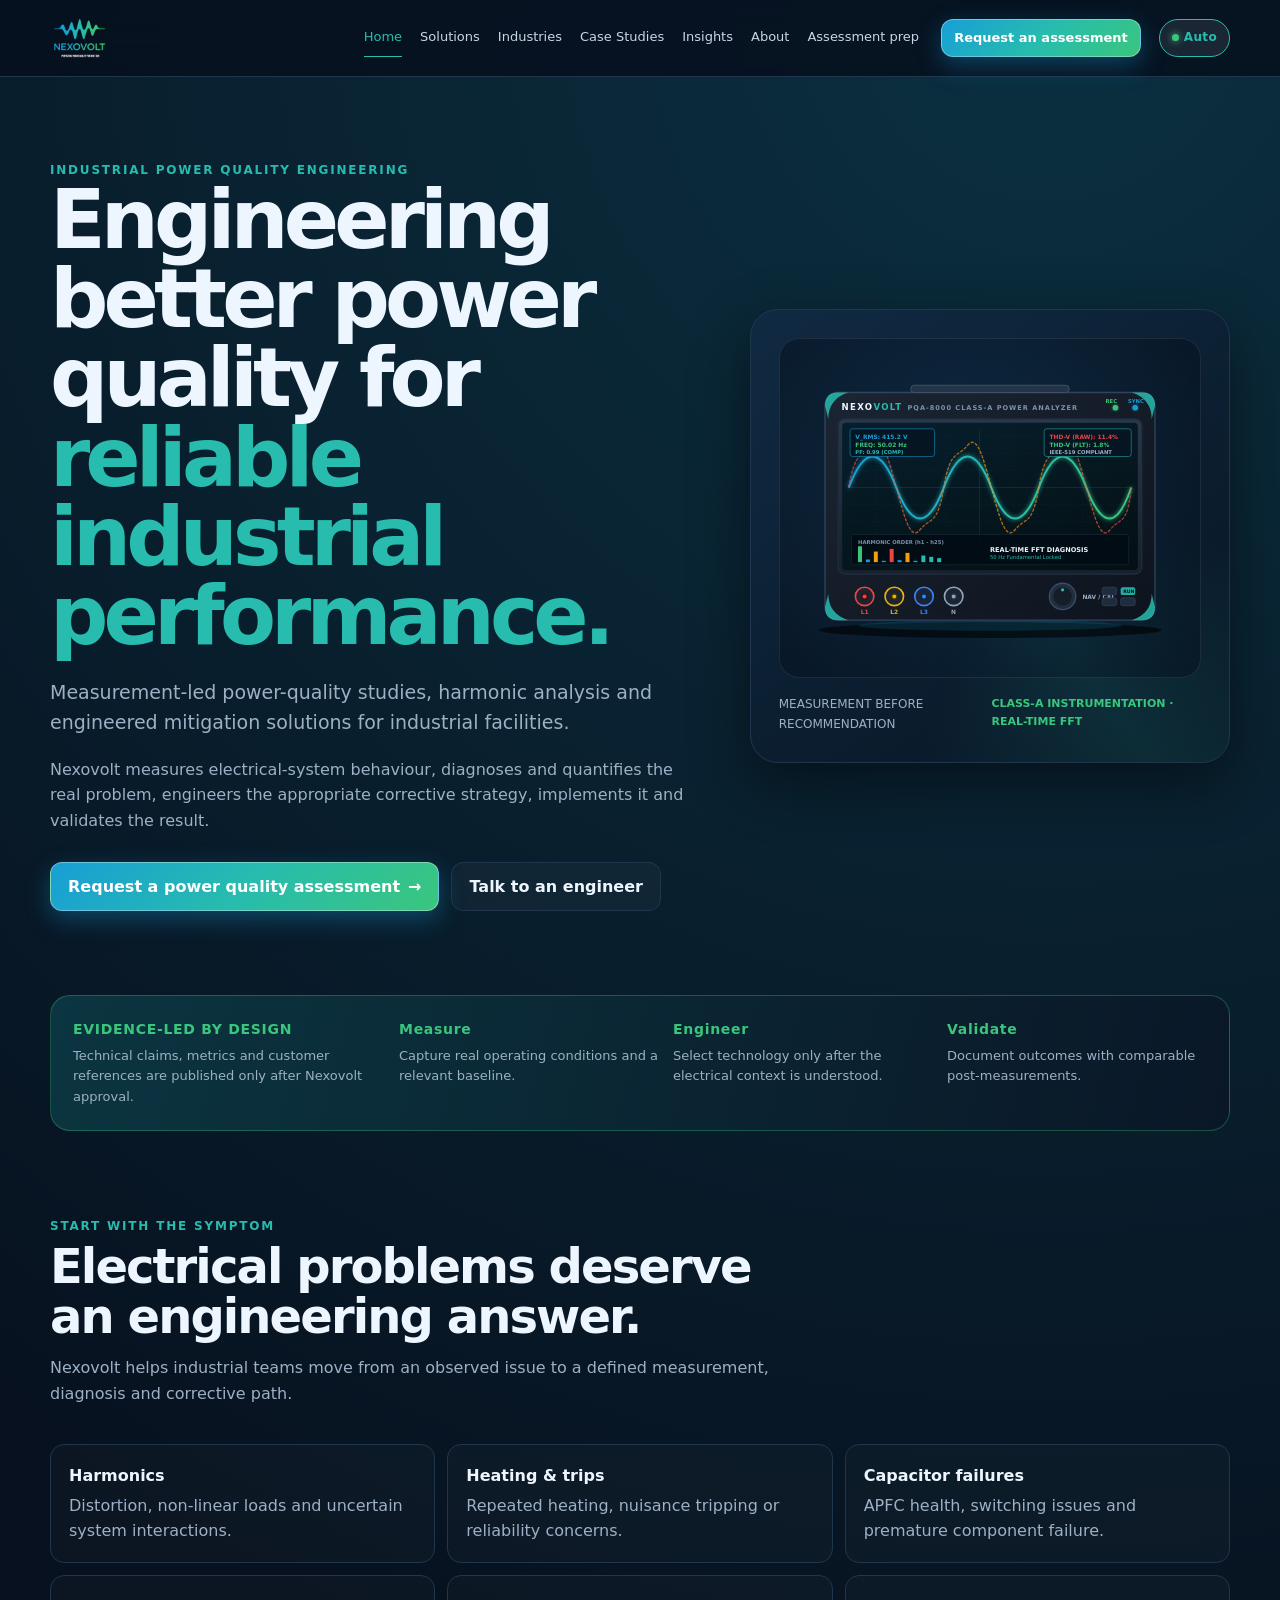
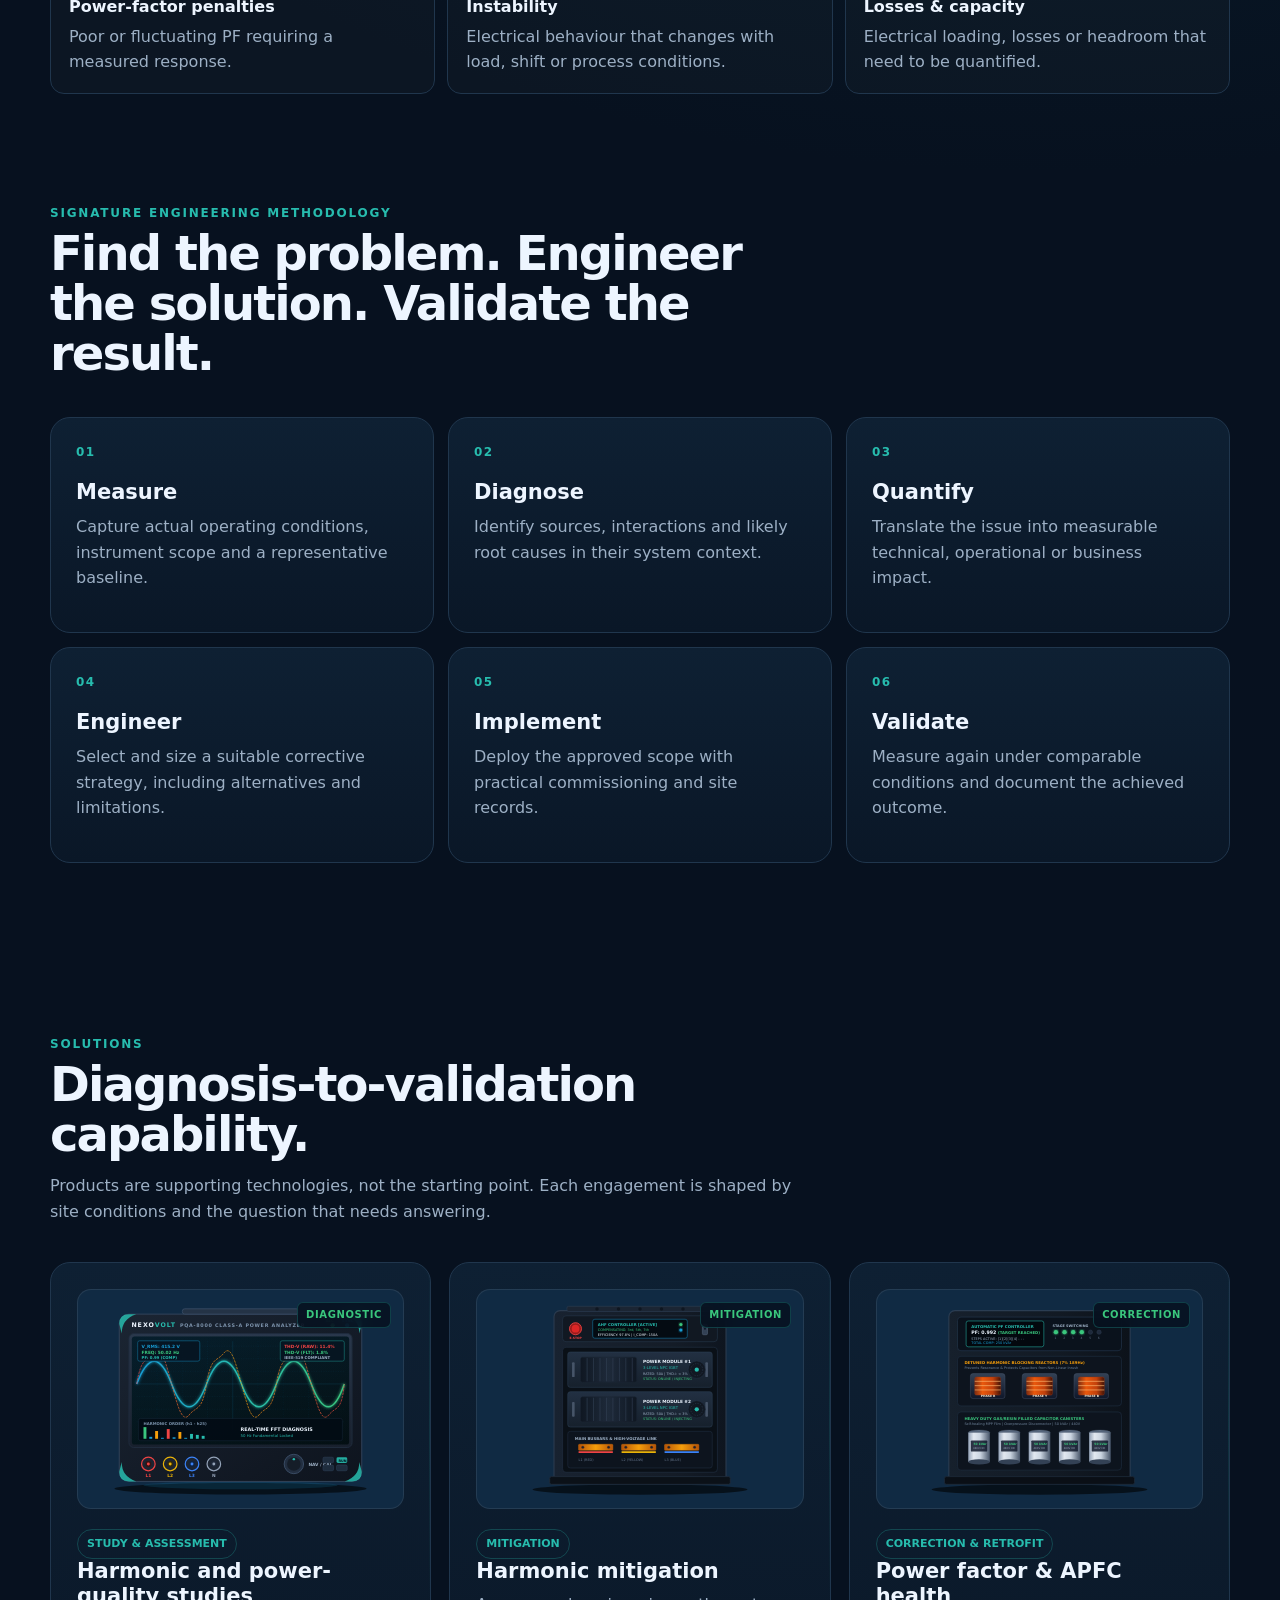
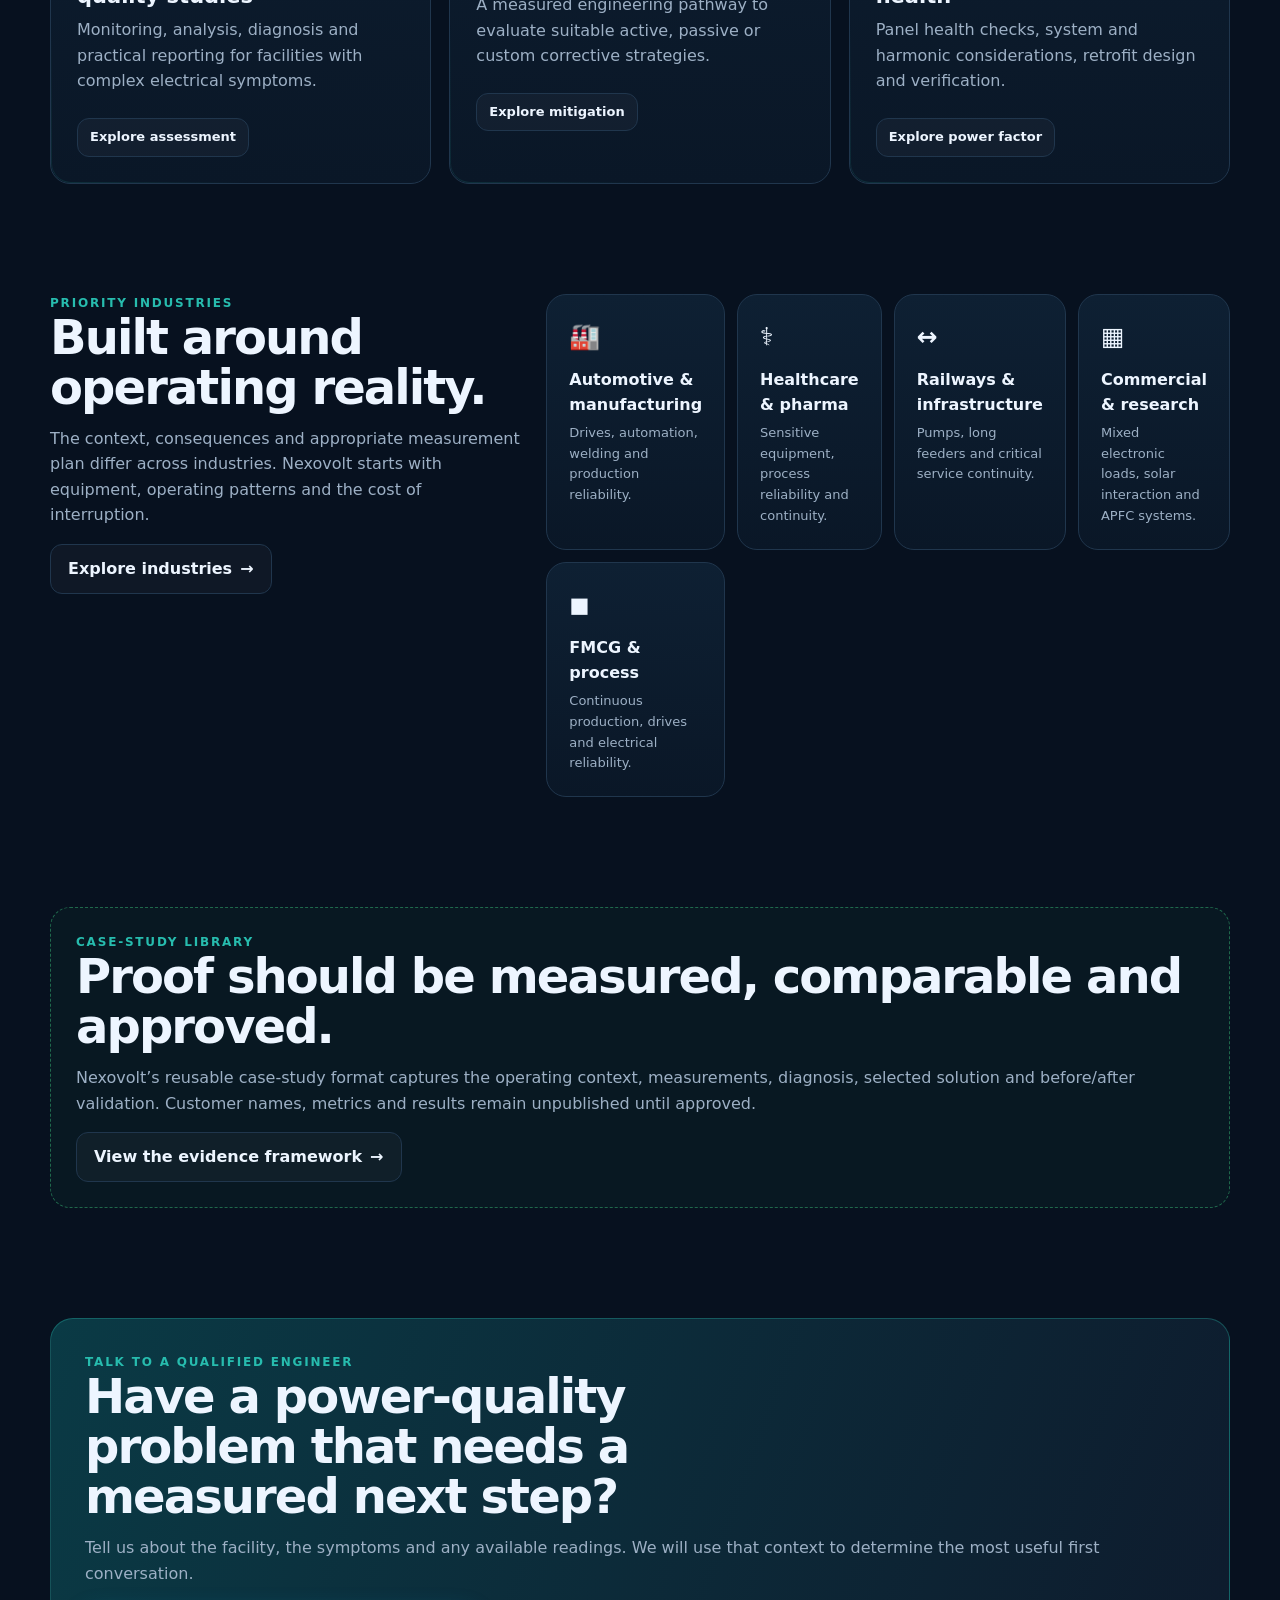
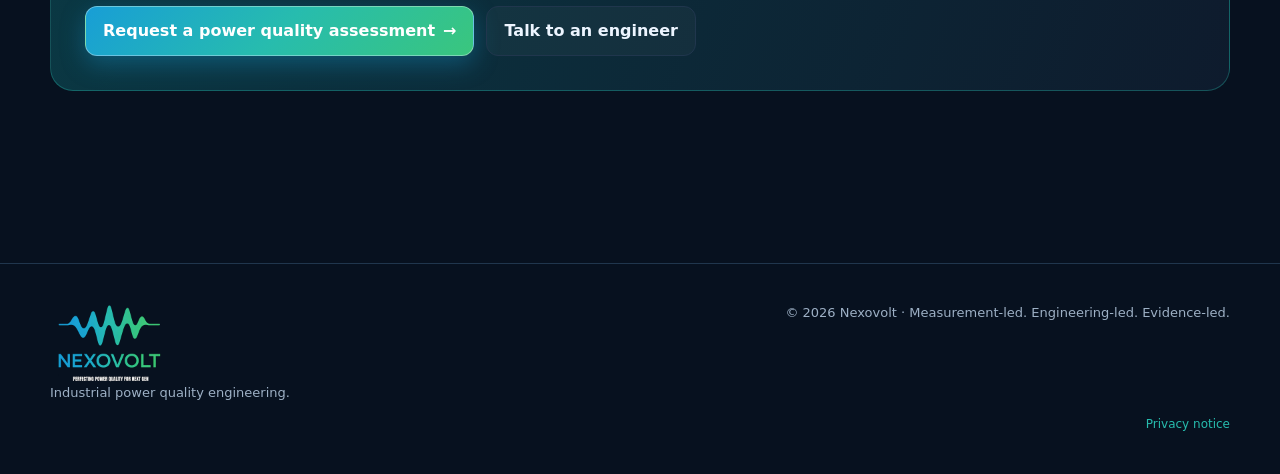
<file: index.html>
<!doctype html>
<html lang="en">
<head>
  <meta charset="utf-8">
  <meta name="viewport" content="width=device-width, initial-scale=1">
  <meta name="description" content="Nexovolt is an industrial power-quality engineering company for measurement-led assessment, diagnosis, mitigation and validation.">
  <title>Nexovolt | Industrial Power Quality Engineering</title>
  <link rel="icon" type="image/png" href="assets/favicon.png" sizes="64x64"><link rel="canonical" href="./">
  <meta property="og:title" content="Nexovolt | Industrial Power Quality Engineering">
  <meta property="og:description" content="Nexovolt is an industrial power-quality engineering company for measurement-led assessment, diagnosis, mitigation and validation.">
  <meta property="og:type" content="website">
  <link rel="stylesheet" href="nexovolt.css">
  <script src="nexovolt-theme-init.js"></script>
  <script src="nexovolt.js" defer></script>

</head>
<body data-page="home">
  <a class="skip-link" href="#main">Skip to content</a>
  <header class="site-header">
    <nav class="wrap nav" aria-label="Main navigation">
      <a class="logo" href="index.html" aria-label="Nexovolt home">
        <img src="assets/nexovolt-logo.png" alt="Nexovolt logo" class="logo-image" width="60" height="40" decoding="async" fetchpriority="high" onerror="this.style.display='none'; this.nextElementSibling.style.display='inline'">
        <span class="logo-text">NEXO<b>VOLT</b></span>
      </a>
      <button class="nav-toggle" type="button" aria-label="Open menu" aria-expanded="false" aria-controls="site-links">☰</button>
      <div class="site-links" id="site-links">
        <a data-nav="home" href="index.html">Home</a>
        <a data-nav="solutions" href="services.html">Solutions</a>
        <a data-nav="industries" href="industries.html">Industries</a>
        <a data-nav="case-studies" href="case-studies.html">Case Studies</a>
        <a data-nav="insights" href="resources.html">Insights</a>
        <a data-nav="about" href="about.html">About</a><a data-nav="tools" href="tools.html">Assessment prep</a>
        <a class="button small" data-nav="contact" href="contact.html">Request an assessment</a>
        <div class="theme-controls">
          <button class="theme-mode-btn" type="button" aria-label="Theme mode setting" title="Theme mode setting">
            <span class="theme-mode-label">Auto</span>
          </button>
          <button class="theme-toggle" type="button" aria-label="Toggle dark/light theme" title="Toggle dark/light theme"></button>
        </div>
      </div>
    </nav>
  </header>

  <main id="main">
    <section class="wrap home-hero reveal">
      <div>
        <div class="eyebrow">INDUSTRIAL POWER QUALITY ENGINEERING</div>
        <h1>Engineering better power quality for <span>reliable industrial performance.</span></h1>
        <p class="lead">Measurement-led power-quality studies, harmonic analysis and engineered mitigation solutions for industrial facilities.</p>
        <p class="muted">Nexovolt measures electrical-system behaviour, diagnoses and quantifies the real problem, engineers the appropriate corrective strategy, implements it and validates the result.</p>
        <div class="ctas">
          <a class="button" href="contact.html">Request a power quality assessment <span aria-hidden="true">→</span></a>
          <a class="button secondary" href="contact.html">Talk to an engineer</a>
        </div>
      </div>
      <div class="hero-card" role="region" aria-label="Nexovolt Class-A Power Quality Analyzer diagnostic instrumentation">
        <div class="hero-media-wrapper">
          <img src="assets/images/power-quality-analyzer.svg" alt="Nexovolt PQA-8000 Class-A Power Quality Analyzer displaying real-time harmonic waveforms and FFT spectrum" width="500" height="340" loading="eager" decoding="async">
        </div>
        <div class="signal-key"><span>MEASUREMENT BEFORE RECOMMENDATION</span><b>CLASS-A INSTRUMENTATION · REAL-TIME FFT</b></div>
      </div>
    </section>

    <section class="wrap reveal" aria-label="Evidence-first commitment">
      <div class="evidence-strip">
        <div><strong>EVIDENCE-LED BY DESIGN</strong><span>Technical claims, metrics and customer references are published only after Nexovolt approval.</span></div>
        <div><strong>Measure</strong><span>Capture real operating conditions and a relevant baseline.</span></div>
        <div><strong>Engineer</strong><span>Select technology only after the electrical context is understood.</span></div>
        <div><strong>Validate</strong><span>Document outcomes with comparable post-measurements.</span></div>
      </div>
    </section>

    <section class="wrap section reveal">
      <div class="section-head">
        <div class="eyebrow">START WITH THE SYMPTOM</div>
        <h2>Electrical problems deserve an engineering answer.</h2>
        <p class="muted">Nexovolt helps industrial teams move from an observed issue to a defined measurement, diagnosis and corrective path.</p>
      </div>
      <div class="problem-grid">
        <div class="problem"><b>Harmonics</b>Distortion, non-linear loads and uncertain system interactions.</div>
        <div class="problem"><b>Heating &amp; trips</b>Repeated heating, nuisance tripping or reliability concerns.</div>
        <div class="problem"><b>Capacitor failures</b>APFC health, switching issues and premature component failure.</div>
        <div class="problem"><b>Power-factor penalties</b>Poor or fluctuating PF requiring a measured response.</div>
        <div class="problem"><b>Instability</b>Electrical behaviour that changes with load, shift or process conditions.</div>
        <div class="problem"><b>Losses &amp; capacity</b>Electrical loading, losses or headroom that need to be quantified.</div>
      </div>
    </section>

    <section class="wrap section tight reveal">
      <div class="section-head">
        <div class="eyebrow">SIGNATURE ENGINEERING METHODOLOGY</div>
        <h2>Find the problem. Engineer the solution. Validate the result.</h2>
      </div>
      <div class="method-grid">
        <article class="method-card"><h3>Measure</h3><p class="muted">Capture actual operating conditions, instrument scope and a representative baseline.</p></article>
        <article class="method-card"><h3>Diagnose</h3><p class="muted">Identify sources, interactions and likely root causes in their system context.</p></article>
        <article class="method-card"><h3>Quantify</h3><p class="muted">Translate the issue into measurable technical, operational or business impact.</p></article>
        <article class="method-card"><h3>Engineer</h3><p class="muted">Select and size a suitable corrective strategy, including alternatives and limitations.</p></article>
        <article class="method-card"><h3>Implement</h3><p class="muted">Deploy the approved scope with practical commissioning and site records.</p></article>
        <article class="method-card"><h3>Validate</h3><p class="muted">Measure again under comparable conditions and document the achieved outcome.</p></article>
      </div>
    </section>

    <section class="wrap section reveal">
      <div class="section-head">
        <div class="eyebrow">SOLUTIONS</div>
        <h2>Diagnosis-to-validation capability.</h2>
        <p class="muted">Products are supporting technologies, not the starting point. Each engagement is shaped by site conditions and the question that needs answering.</p>
      </div>
      <div class="card-grid">
        <article class="card">
          <div class="hardware-card-media">
            <span class="hardware-badge">Diagnostic</span>
            <img src="assets/images/power-quality-analyzer.svg" alt="Harmonic and Power Quality Analyzer monitoring site waveforms" width="400" height="220" loading="lazy" decoding="async">
          </div>
          <span class="tag">STUDY &amp; ASSESSMENT</span>
          <h3>Harmonic and power-quality studies</h3>
          <p class="muted">Monitoring, analysis, diagnosis and practical reporting for facilities with complex electrical symptoms.</p>
          <a class="button secondary small" href="services.html#assessment">Explore assessment</a>
        </article>
        <article class="card">
          <div class="hardware-card-media">
            <span class="hardware-badge">Mitigation</span>
            <img src="assets/images/active-harmonic-filter.svg" alt="Active Harmonic Filter modular industrial enclosure" width="400" height="220" loading="lazy" decoding="async">
          </div>
          <span class="tag">MITIGATION</span>
          <h3>Harmonic mitigation</h3>
          <p class="muted">A measured engineering pathway to evaluate suitable active, passive or custom corrective strategies.</p>
          <a class="button secondary small" href="services.html#mitigation">Explore mitigation</a>
        </article>
        <article class="card">
          <div class="hardware-card-media">
            <span class="hardware-badge">Correction</span>
            <img src="assets/images/apfc-capacitor-panel.svg" alt="APFC Capacitor Panel with detuned blocking reactor" width="400" height="220" loading="lazy" decoding="async">
          </div>
          <span class="tag">CORRECTION &amp; RETROFIT</span>
          <h3>Power factor &amp; APFC health</h3>
          <p class="muted">Panel health checks, system and harmonic considerations, retrofit design and verification.</p>
          <a class="button secondary small" href="services.html#power-factor">Explore power factor</a>
        </article>
      </div>
    </section>

    <section class="wrap section tight reveal">
      <div class="split">
        <div>
          <div class="eyebrow">PRIORITY INDUSTRIES</div>
          <h2>Built around operating reality.</h2>
          <p class="muted">The context, consequences and appropriate measurement plan differ across industries. Nexovolt starts with equipment, operating patterns and the cost of interruption.</p>
          <a class="button secondary" href="industries.html">Explore industries <span aria-hidden="true">→</span></a>
        </div>
        <div class="industry-grid">
          <div class="industry"><span aria-hidden="true">🏭</span>Automotive &amp; manufacturing<small>Drives, automation, welding and production reliability.</small></div>
          <div class="industry"><span aria-hidden="true">⚕</span>Healthcare &amp; pharma<small>Sensitive equipment, process reliability and continuity.</small></div>
          <div class="industry"><span aria-hidden="true">↔</span>Railways &amp; infrastructure<small>Pumps, long feeders and critical service continuity.</small></div>
          <div class="industry"><span aria-hidden="true">▦</span>Commercial &amp; research<small>Mixed electronic loads, solar interaction and APFC systems.</small></div>
          <div class="industry"><span aria-hidden="true">◼</span>FMCG &amp; process<small>Continuous production, drives and electrical reliability.</small></div>
        </div>
      </div>
    </section>

    <section class="wrap section tight reveal">
      <div class="case-status">
        <div class="eyebrow">CASE-STUDY LIBRARY</div>
        <h2>Proof should be measured, comparable and approved.</h2>
        <p class="muted">Nexovolt’s reusable case-study format captures the operating context, measurements, diagnosis, selected solution and before/after validation. Customer names, metrics and results remain unpublished until approved.</p>
        <a class="button secondary" href="case-studies.html">View the evidence framework <span aria-hidden="true">→</span></a>
      </div>
    </section>

    <section class="wrap section tight reveal">
      <div class="cta-band">
        <div class="eyebrow">TALK TO A QUALIFIED ENGINEER</div>
        <h2>Have a power-quality problem that needs a measured next step?</h2>
        <p class="muted">Tell us about the facility, the symptoms and any available readings. We will use that context to determine the most useful first conversation.</p>
        <div class="ctas"><a class="button" href="contact.html">Request a power quality assessment <span aria-hidden="true">→</span></a><a class="button secondary" href="contact.html">Talk to an engineer</a></div>
      </div>
    </section>
  </main>

  <footer>
    <div class="wrap footer-inner">
      <div>
        <div class="footer-logo">
          <img src="assets/nexovolt-logo.png" alt="Nexovolt logo" class="footer-logo-image" width="120" height="80" loading="lazy" decoding="async" onerror="this.style.display='none'; this.nextElementSibling.style.display='inline'">
          <span class="footer-logo-text">NEXO<b>VOLT</b></span>
        </div>
        Industrial power quality engineering.
      </div>
      <div>© <span data-year></span> Nexovolt · Measurement-led. Engineering-led. Evidence-led.</div>
    </div>
  <div class="wrap privacy-link"><a href="privacy.html">Privacy notice</a></div></footer>
</body>
</html>
</file>
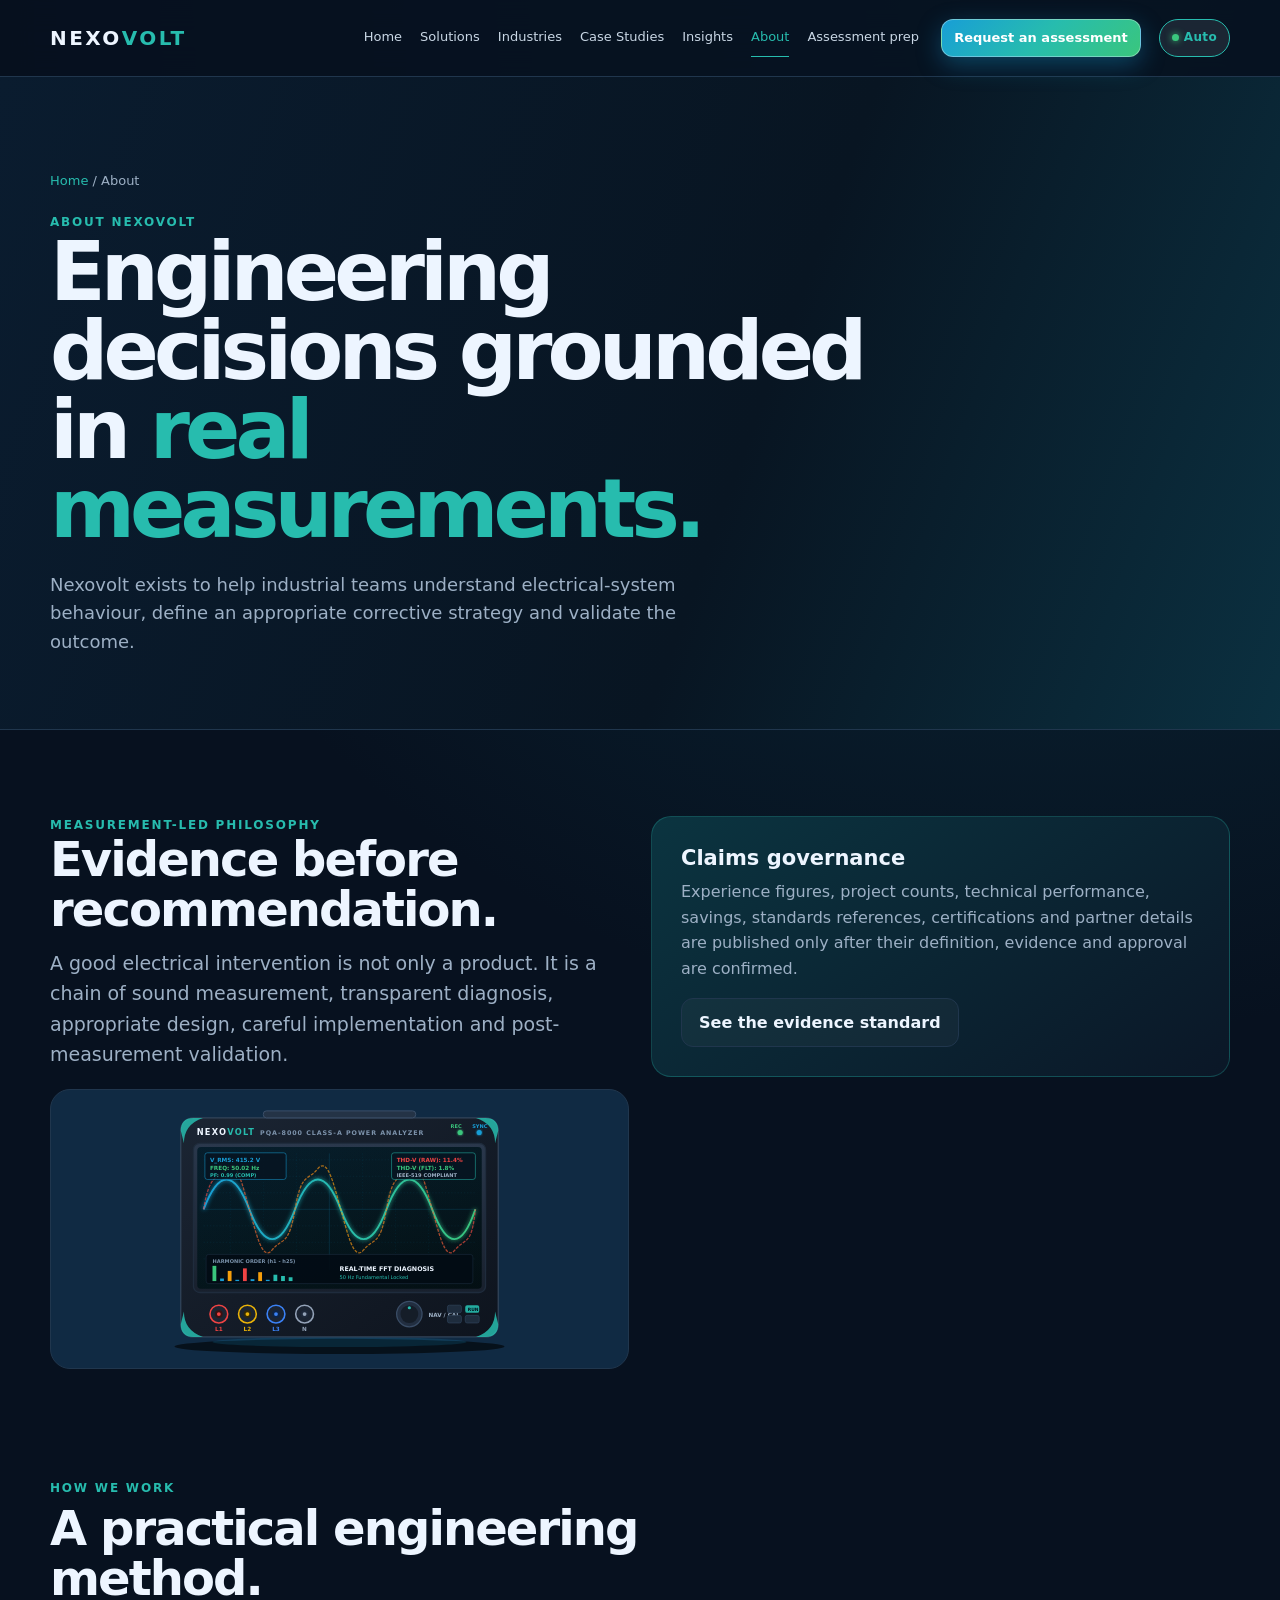
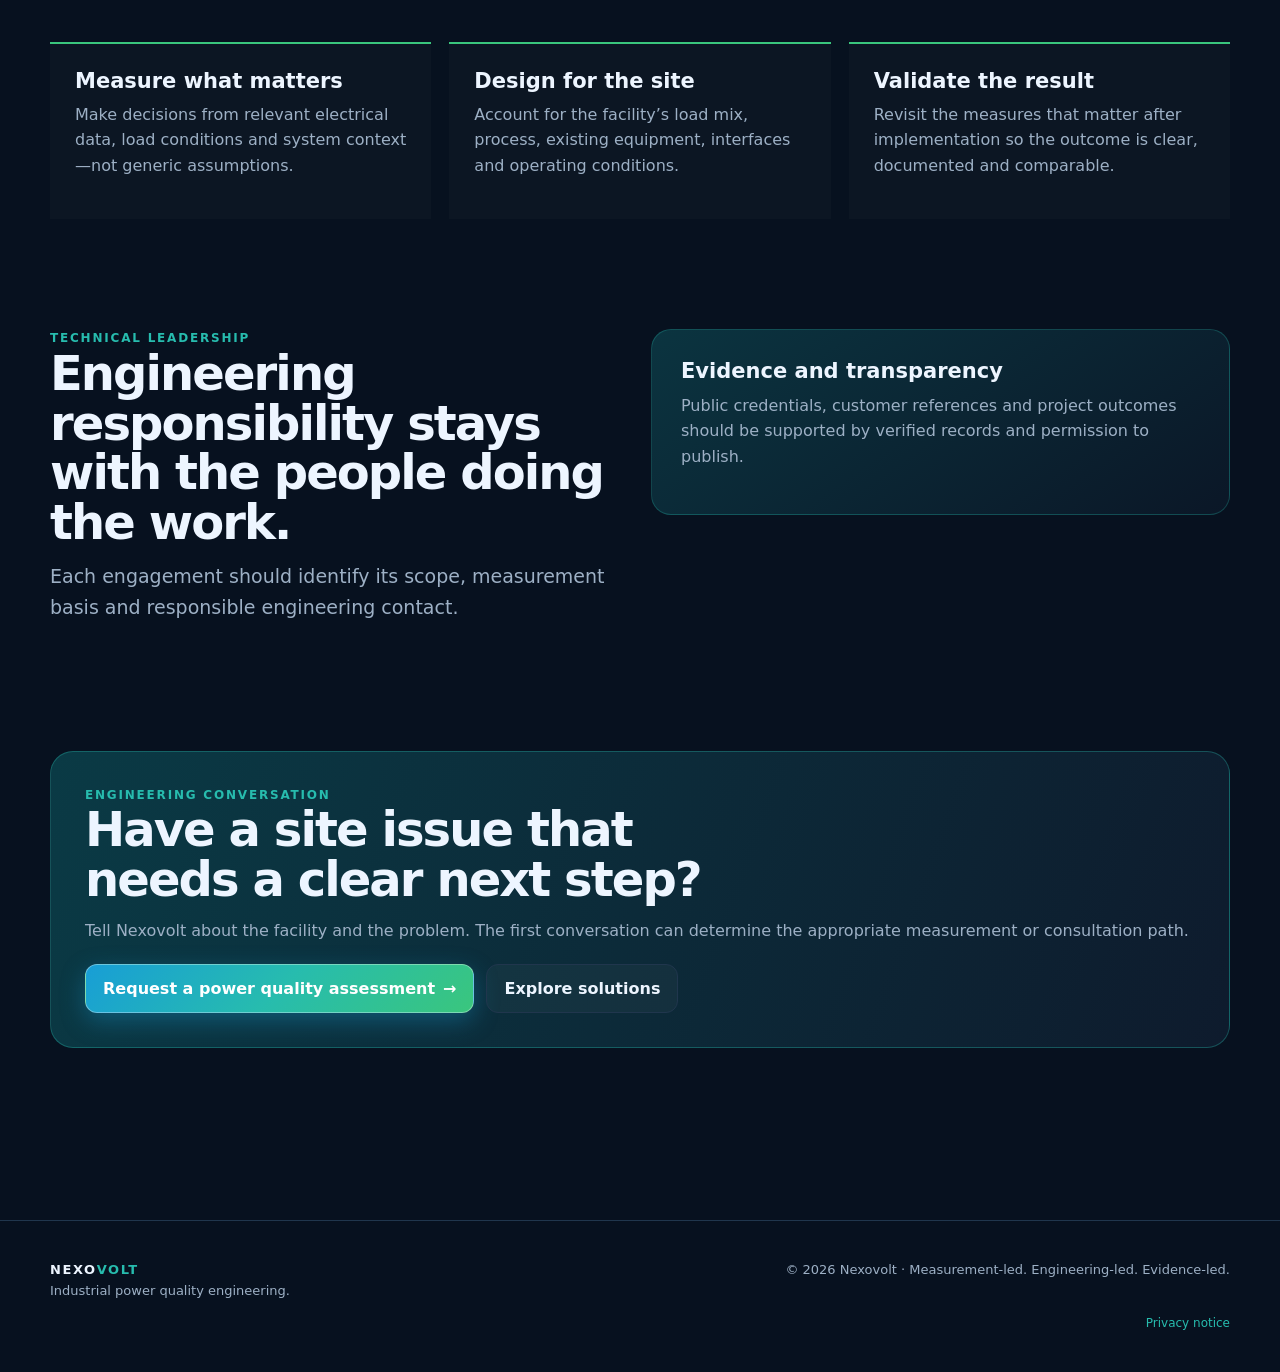
<file: about.html>
<!doctype html>
<html lang="en">
<head>
  <meta charset="utf-8">
  <meta name="viewport" content="width=device-width, initial-scale=1">
  <meta name="description" content="About Nexovolt, its measurement-led industrial power-quality engineering philosophy and technical leadership.">
  <title>About Nexovolt | Industrial Power Quality Engineering</title>
  <link rel="icon" type="image/png" href="assets/favicon.png" sizes="64x64"><link rel="canonical" href="about.html">
  <meta property="og:title" content="About Nexovolt | Industrial Power Quality Engineering">
  <meta property="og:description" content="About Nexovolt, its measurement-led industrial power-quality engineering philosophy and technical leadership.">
  <meta property="og:type" content="website">
  <link rel="stylesheet" href="nexovolt.css">
  <script src="nexovolt-theme-init.js"></script>

  <script src="nexovolt.js" defer></script>
</head>
<body data-page="about">
  <a class="skip-link" href="#main">Skip to content</a>
  <header class="site-header"><nav class="wrap nav" aria-label="Main navigation">
    <a class="logo" href="index.html" aria-label="Nexovolt home">NEXO<b>VOLT</b></a><button class="nav-toggle" type="button" aria-label="Open menu" aria-expanded="false" aria-controls="site-links">☰</button>
    <div class="site-links" id="site-links"><a data-nav="home" href="index.html">Home</a><a data-nav="solutions" href="services.html">Solutions</a><a data-nav="industries" href="industries.html">Industries</a><a data-nav="case-studies" href="case-studies.html">Case Studies</a><a data-nav="insights" href="resources.html">Insights</a><a data-nav="about" href="about.html">About</a><a data-nav="tools" href="tools.html">Assessment prep</a><a class="button small" data-nav="contact" href="contact.html">Request an assessment</a><div class="theme-controls">
          <button class="theme-mode-btn" type="button" aria-label="Theme mode setting" title="Theme mode setting">
            <span class="theme-mode-label">Auto</span>
          </button>
          <button class="theme-toggle" type="button" aria-label="Toggle dark/light theme" title="Toggle dark/light theme"></button>
        </div></div>
  </nav></header>
  <main id="main">
    <section class="page-hero"><div class="wrap reveal"><div class="breadcrumb"><a href="index.html">Home</a> / About</div><div class="eyebrow">ABOUT NEXOVOLT</div><h1>Engineering decisions grounded in <span>real measurements.</span></h1><p>Nexovolt exists to help industrial teams understand electrical-system behaviour, define an appropriate corrective strategy and validate the outcome.</p></div></section>
    <section class="wrap section reveal">
      <div class="split">
        <div>
          <div class="eyebrow">MEASUREMENT-LED PHILOSOPHY</div>
          <h2>Evidence before recommendation.</h2>
          <p class="lead">A good electrical intervention is not only a product. It is a chain of sound measurement, transparent diagnosis, appropriate design, careful implementation and post-measurement validation.</p>
          <div class="split-media-wrapper">
            <img src="assets/images/power-quality-analyzer.svg" alt="Nexovolt measurement-first diagnostic analyzer" width="450" height="260" loading="lazy" decoding="async">
          </div>
        </div>
        <div class="callout">
          <h3>Claims governance</h3>
          <p class="muted">Experience figures, project counts, technical performance, savings, standards references, certifications and partner details are published only after their definition, evidence and approval are confirmed.</p>
          <a class="button secondary" href="case-studies.html">See the evidence standard</a>
        </div>
      </div>
    </section>
    <section class="wrap section tight reveal"><div class="section-head"><div class="eyebrow">HOW WE WORK</div><h2>A practical engineering method.</h2></div><div class="principles"><article class="principle"><h3>Measure what matters</h3><p class="muted">Make decisions from relevant electrical data, load conditions and system context—not generic assumptions.</p></article><article class="principle"><h3>Design for the site</h3><p class="muted">Account for the facility’s load mix, process, existing equipment, interfaces and operating conditions.</p></article><article class="principle"><h3>Validate the result</h3><p class="muted">Revisit the measures that matter after implementation so the outcome is clear, documented and comparable.</p></article></div></section>
    <section class="wrap section tight reveal"><div class="split"><div><div class="eyebrow">TECHNICAL LEADERSHIP</div><h2>Engineering responsibility stays with the people doing the work.</h2><p class="lead">Each engagement should identify its scope, measurement basis and responsible engineering contact.</p></div><div class="callout"><h3>Evidence and transparency</h3><p class="muted">Public credentials, customer references and project outcomes should be supported by verified records and permission to publish.</p></div></div></section>
    <section class="wrap section tight reveal"><div class="cta-band"><div class="eyebrow">ENGINEERING CONVERSATION</div><h2>Have a site issue that needs a clear next step?</h2><p class="muted">Tell Nexovolt about the facility and the problem. The first conversation can determine the appropriate measurement or consultation path.</p><div class="ctas"><a class="button" href="contact.html">Request a power quality assessment <span aria-hidden="true">→</span></a><a class="button secondary" href="services.html">Explore solutions</a></div></div></section>
  </main>
  <footer><div class="wrap footer-inner"><div><div class="footer-logo">NEXO<b>VOLT</b></div>Industrial power quality engineering.</div><div>© <span data-year></span> Nexovolt · Measurement-led. Engineering-led. Evidence-led.</div></div><div class="wrap privacy-link"><a href="privacy.html">Privacy notice</a></div></footer>
</body>
</html>
</file>
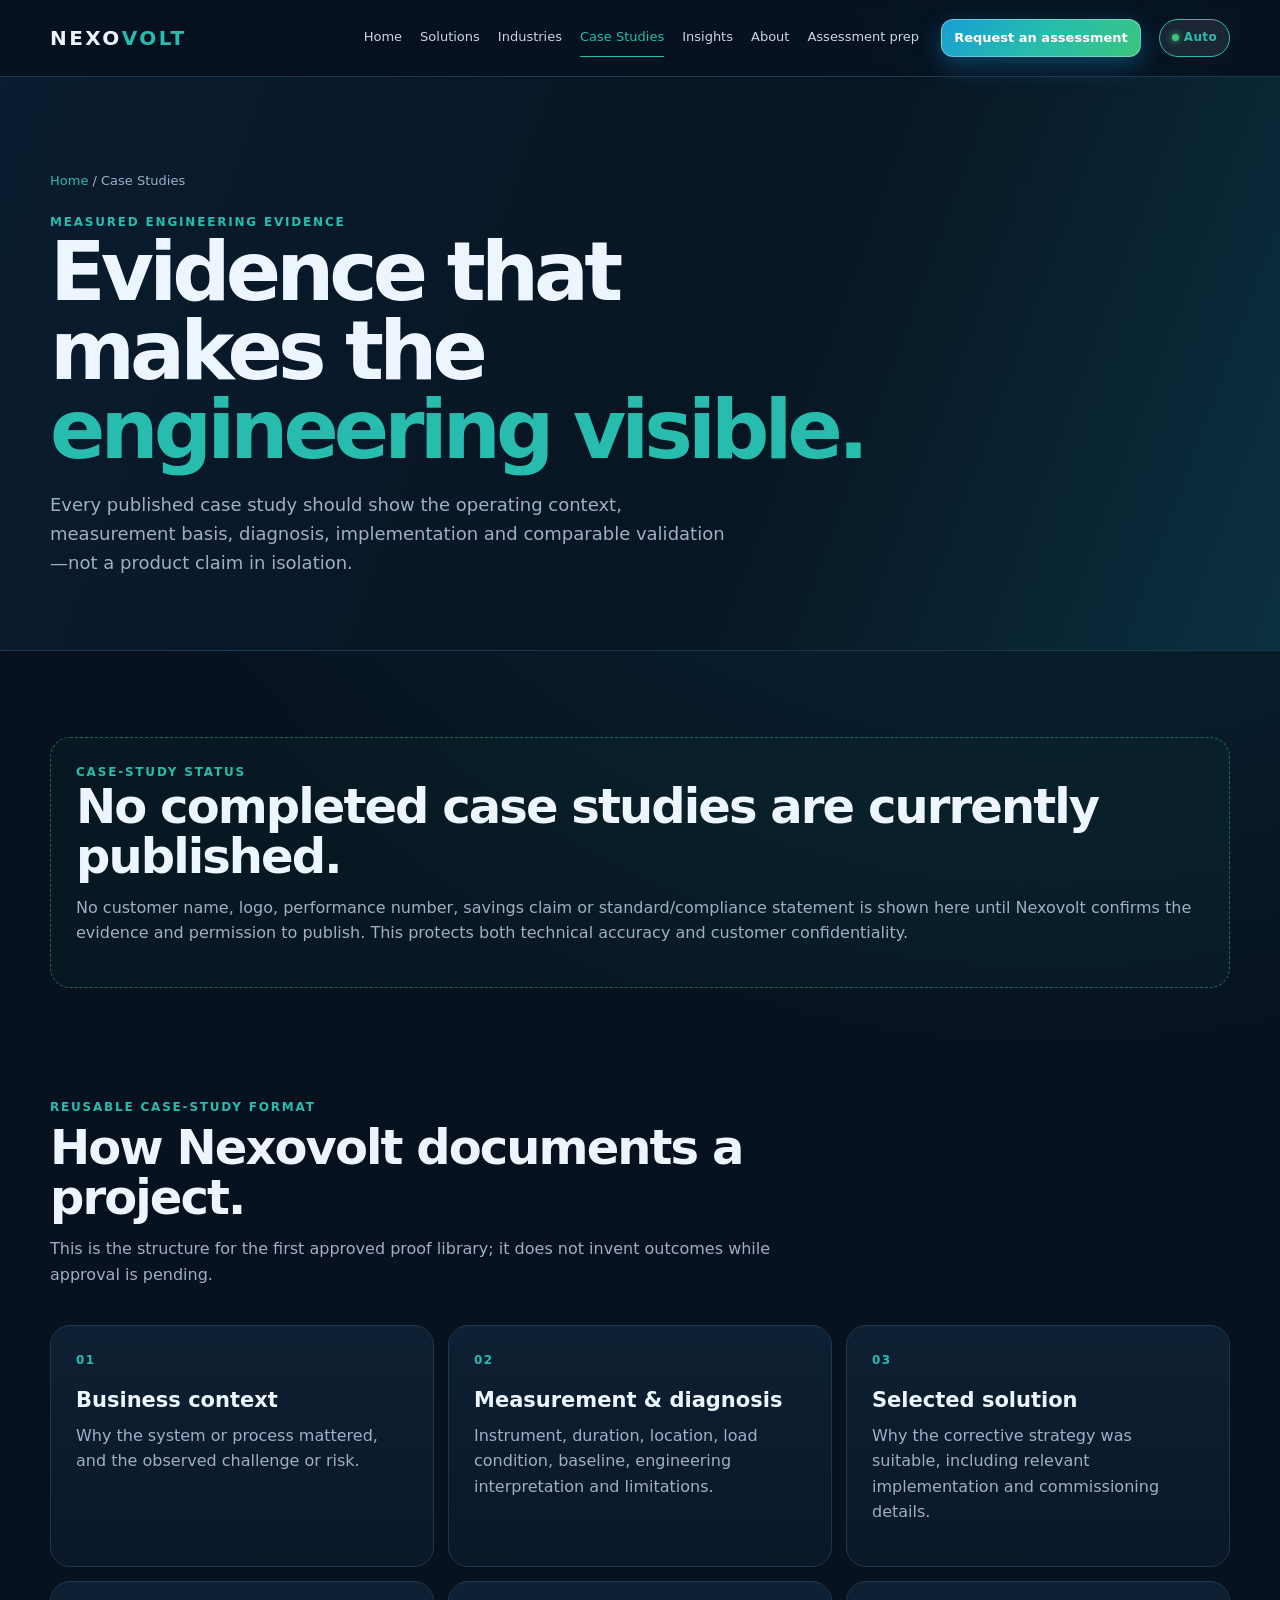
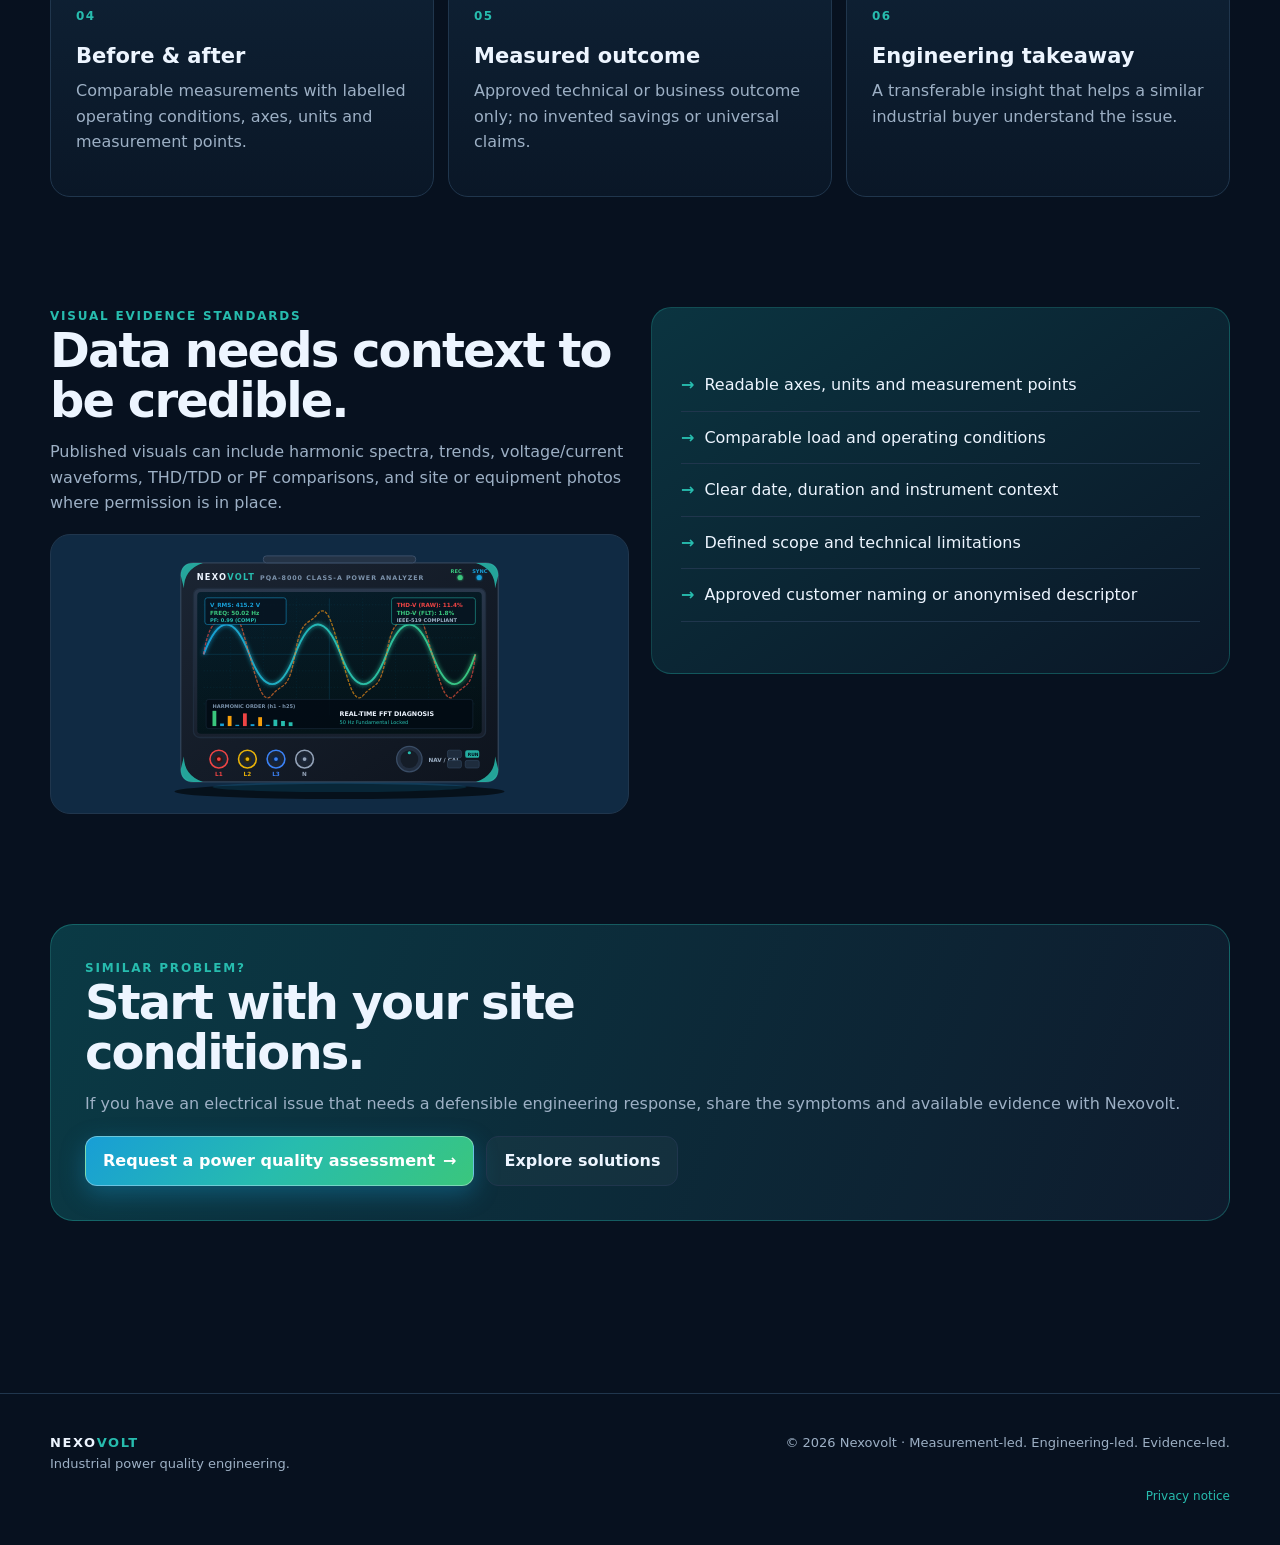
<file: case-studies.html>
<!doctype html>
<html lang="en">
<head>
  <meta charset="utf-8">
  <meta name="viewport" content="width=device-width, initial-scale=1">
  <meta name="description" content="Nexovolt case-study framework for approved, measurement-led industrial power-quality evidence.">
  <title>Case Studies | Nexovolt</title>
  <link rel="icon" type="image/png" href="assets/favicon.png" sizes="64x64"><link rel="canonical" href="case-studies.html">
  <meta property="og:title" content="Case Studies | Nexovolt">
  <meta property="og:description" content="Nexovolt case-study framework for approved, measurement-led industrial power-quality evidence.">
  <meta property="og:type" content="website">
  <link rel="stylesheet" href="nexovolt.css">
  <script src="nexovolt-theme-init.js"></script>

  <script src="nexovolt.js" defer></script>
</head>
<body data-page="case-studies">
  <a class="skip-link" href="#main">Skip to content</a>
  <header class="site-header"><nav class="wrap nav" aria-label="Main navigation">
    <a class="logo" href="index.html" aria-label="Nexovolt home">NEXO<b>VOLT</b></a><button class="nav-toggle" type="button" aria-label="Open menu" aria-expanded="false" aria-controls="site-links">☰</button>
    <div class="site-links" id="site-links"><a data-nav="home" href="index.html">Home</a><a data-nav="solutions" href="services.html">Solutions</a><a data-nav="industries" href="industries.html">Industries</a><a data-nav="case-studies" href="case-studies.html">Case Studies</a><a data-nav="insights" href="resources.html">Insights</a><a data-nav="about" href="about.html">About</a><a data-nav="tools" href="tools.html">Assessment prep</a><a class="button small" data-nav="contact" href="contact.html">Request an assessment</a><div class="theme-controls">
          <button class="theme-mode-btn" type="button" aria-label="Theme mode setting" title="Theme mode setting">
            <span class="theme-mode-label">Auto</span>
          </button>
          <button class="theme-toggle" type="button" aria-label="Toggle dark/light theme" title="Toggle dark/light theme"></button>
        </div></div>
  </nav></header>
  <main id="main">
    <section class="page-hero"><div class="wrap reveal"><div class="breadcrumb"><a href="index.html">Home</a> / Case Studies</div><div class="eyebrow">MEASURED ENGINEERING EVIDENCE</div><h1>Evidence that makes the <span>engineering visible.</span></h1><p>Every published case study should show the operating context, measurement basis, diagnosis, implementation and comparable validation—not a product claim in isolation.</p></div></section>
    <section class="wrap section reveal"><div class="case-status"><div class="eyebrow">CASE-STUDY STATUS</div><h2>No completed case studies are currently published.</h2><p class="muted">No customer name, logo, performance number, savings claim or standard/compliance statement is shown here until Nexovolt confirms the evidence and permission to publish. This protects both technical accuracy and customer confidentiality.</p></div></section>
    <section class="wrap section tight reveal"><div class="section-head"><div class="eyebrow">REUSABLE CASE-STUDY FORMAT</div><h2>How Nexovolt documents a project.</h2><p class="muted">This is the structure for the first approved proof library; it does not invent outcomes while approval is pending.</p></div><div class="method-grid"><article class="method-card"><h3>Business context</h3><p class="muted">Why the system or process mattered, and the observed challenge or risk.</p></article><article class="method-card"><h3>Measurement &amp; diagnosis</h3><p class="muted">Instrument, duration, location, load condition, baseline, engineering interpretation and limitations.</p></article><article class="method-card"><h3>Selected solution</h3><p class="muted">Why the corrective strategy was suitable, including relevant implementation and commissioning details.</p></article><article class="method-card"><h3>Before &amp; after</h3><p class="muted">Comparable measurements with labelled operating conditions, axes, units and measurement points.</p></article><article class="method-card"><h3>Measured outcome</h3><p class="muted">Approved technical or business outcome only; no invented savings or universal claims.</p></article><article class="method-card"><h3>Engineering takeaway</h3><p class="muted">A transferable insight that helps a similar industrial buyer understand the issue.</p></article></div></section>
    <section class="wrap section tight reveal">
      <div class="split">
        <div>
          <div class="eyebrow">VISUAL EVIDENCE STANDARDS</div>
          <h2>Data needs context to be credible.</h2>
          <p class="muted">Published visuals can include harmonic spectra, trends, voltage/current waveforms, THD/TDD or PF comparisons, and site or equipment photos where permission is in place.</p>
          <div class="split-media-wrapper">
            <img src="assets/images/power-quality-analyzer.svg" alt="Visual waveform and FFT harmonic measurement data standard" width="450" height="260" loading="lazy" decoding="async">
          </div>
        </div>
        <div class="callout">
          <ul class="feature-list">
            <li>Readable axes, units and measurement points</li>
            <li>Comparable load and operating conditions</li>
            <li>Clear date, duration and instrument context</li>
            <li>Defined scope and technical limitations</li>
            <li>Approved customer naming or anonymised descriptor</li>
          </ul>
        </div>
      </div>
    </section>
    <section class="wrap section tight reveal"><div class="cta-band"><div class="eyebrow">SIMILAR PROBLEM?</div><h2>Start with your site conditions.</h2><p class="muted">If you have an electrical issue that needs a defensible engineering response, share the symptoms and available evidence with Nexovolt.</p><div class="ctas"><a class="button" href="contact.html">Request a power quality assessment <span aria-hidden="true">→</span></a><a class="button secondary" href="services.html">Explore solutions</a></div></div></section>
  </main>
  <footer><div class="wrap footer-inner"><div><div class="footer-logo">NEXO<b>VOLT</b></div>Industrial power quality engineering.</div><div>© <span data-year></span> Nexovolt · Measurement-led. Engineering-led. Evidence-led.</div></div><div class="wrap privacy-link"><a href="privacy.html">Privacy notice</a></div></footer>
</body>
</html>
</file>
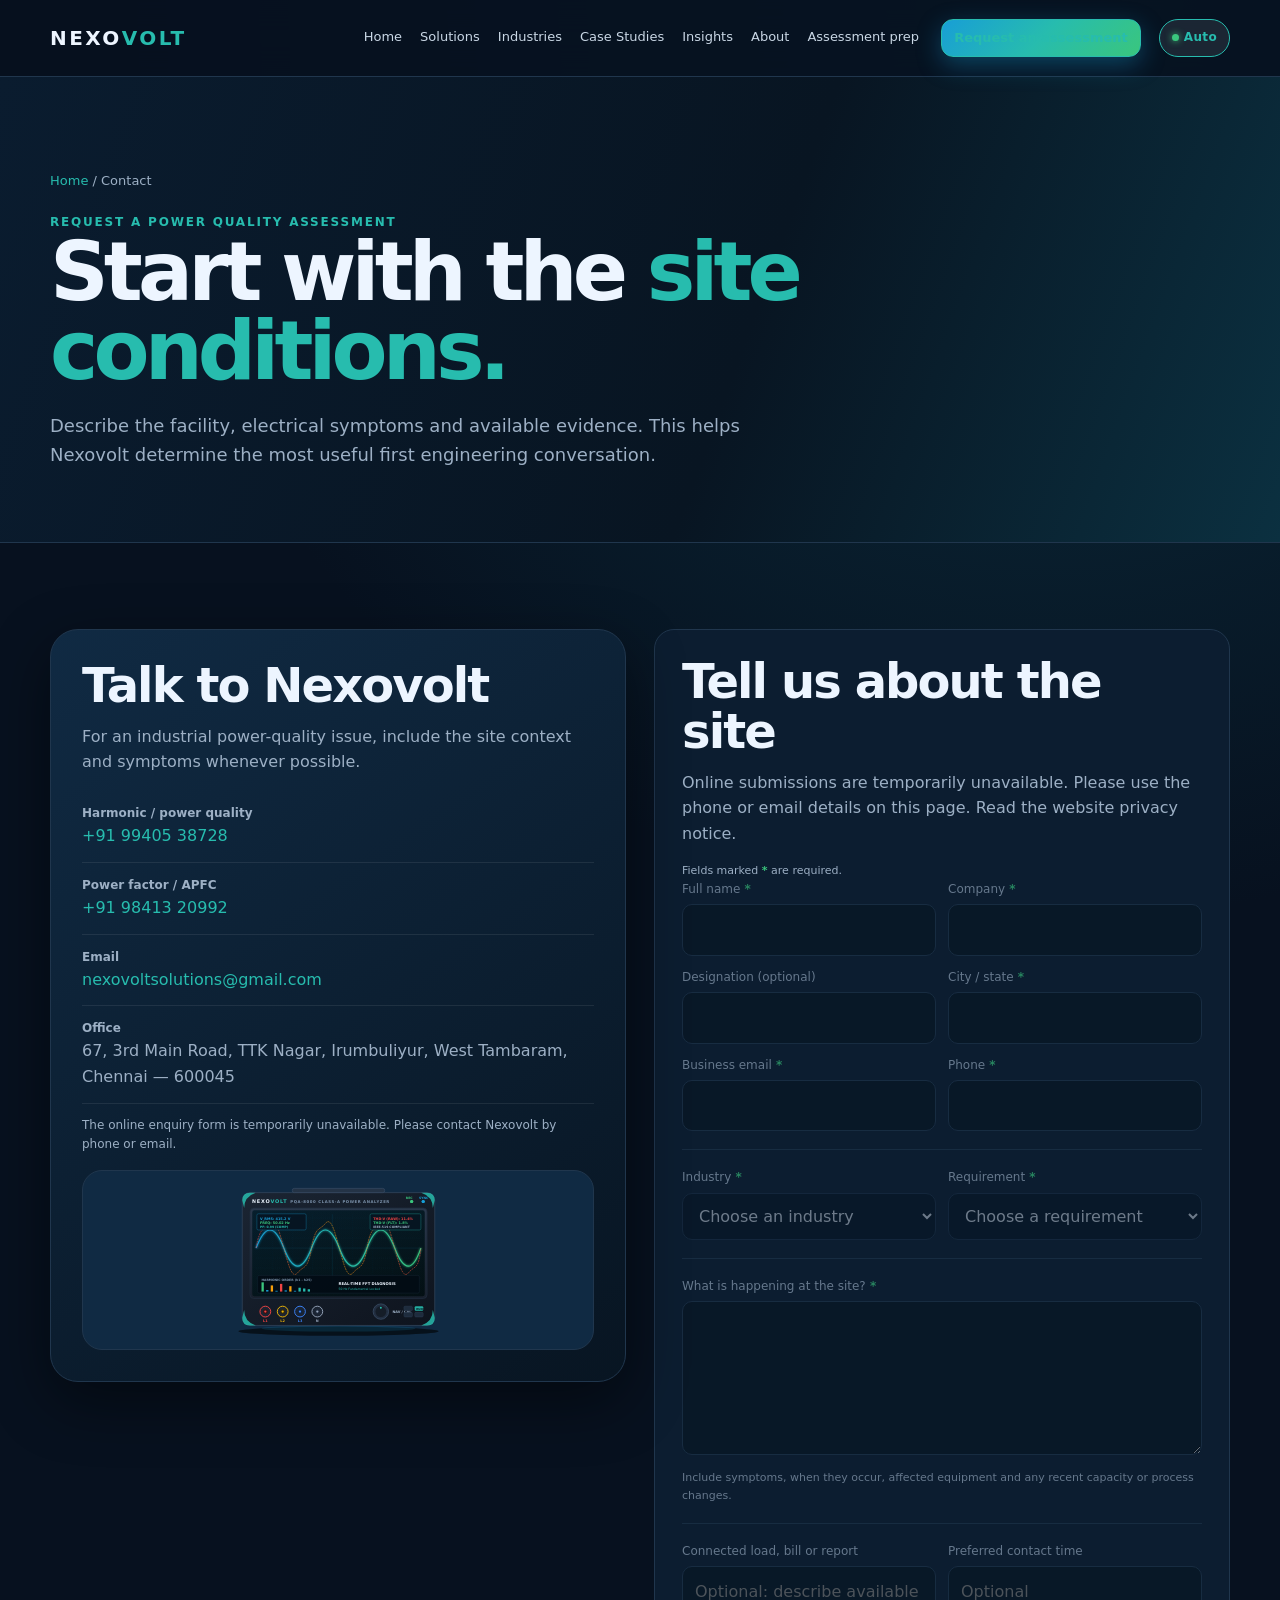
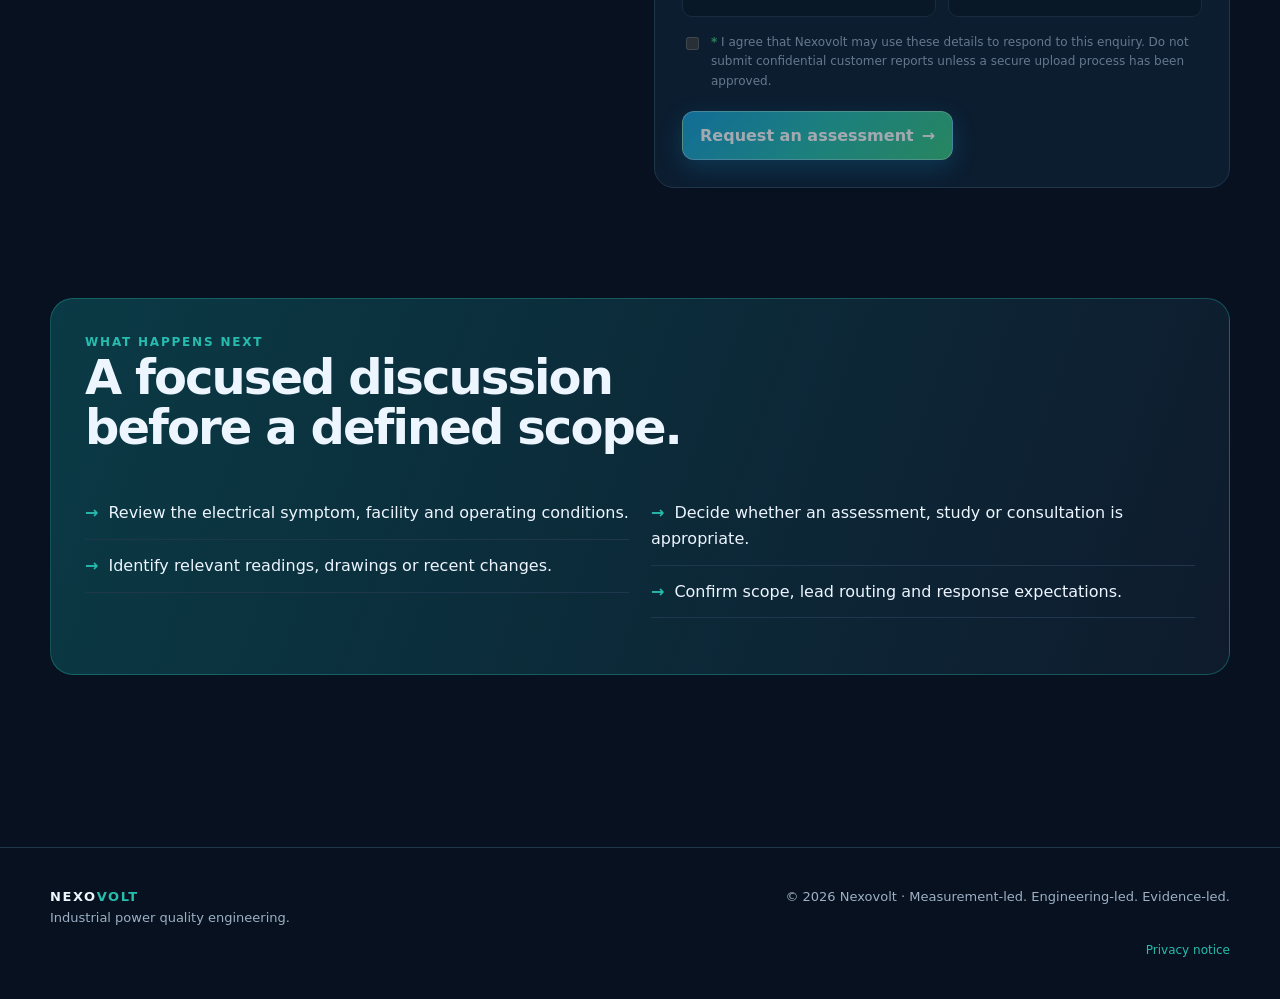
<file: contact.html>
<!doctype html>
<html lang="en">
<head>
  <meta charset="utf-8">
  <meta name="viewport" content="width=device-width, initial-scale=1">
  <meta name="description" content="Request a Nexovolt industrial power-quality assessment or speak with an engineer about a measured electrical-system problem.">
  <title>Request a Power Quality Assessment | Nexovolt</title>
  <link rel="icon" type="image/png" href="assets/favicon.png" sizes="64x64"><link rel="canonical" href="contact.html">
  <meta property="og:title" content="Request a Power Quality Assessment | Nexovolt">
  <meta property="og:description" content="Request a Nexovolt industrial power-quality assessment or speak with an engineer about a measured electrical-system problem.">
  <meta property="og:type" content="website">
  <link rel="stylesheet" href="nexovolt.css">
  <script src="nexovolt-theme-init.js"></script>

  <script src="nexovolt.js" defer></script>
</head>
<body data-page="contact">
  <a class="skip-link" href="#main">Skip to content</a>
  <header class="site-header"><nav class="wrap nav" aria-label="Main navigation">
    <a class="logo" href="index.html" aria-label="Nexovolt home">NEXO<b>VOLT</b></a><button class="nav-toggle" type="button" aria-label="Open menu" aria-expanded="false" aria-controls="site-links">☰</button>
    <div class="site-links" id="site-links"><a data-nav="home" href="index.html">Home</a><a data-nav="solutions" href="services.html">Solutions</a><a data-nav="industries" href="industries.html">Industries</a><a data-nav="case-studies" href="case-studies.html">Case Studies</a><a data-nav="insights" href="resources.html">Insights</a><a data-nav="about" href="about.html">About</a><a data-nav="tools" href="tools.html">Assessment prep</a><a class="button small" data-nav="contact" href="contact.html">Request an assessment</a><div class="theme-controls">
          <button class="theme-mode-btn" type="button" aria-label="Theme mode setting" title="Theme mode setting">
            <span class="theme-mode-label">Auto</span>
          </button>
          <button class="theme-toggle" type="button" aria-label="Toggle dark/light theme" title="Toggle dark/light theme"></button>
        </div></div>
  </nav></header>
  <main id="main">
    <section class="page-hero"><div class="wrap reveal"><div class="breadcrumb"><a href="index.html">Home</a> / Contact</div><div class="eyebrow">REQUEST A POWER QUALITY ASSESSMENT</div><h1>Start with the <span>site conditions.</span></h1><p>Describe the facility, electrical symptoms and available evidence. This helps Nexovolt determine the most useful first engineering conversation.</p></div></section>
    <section class="wrap section reveal">
      <div class="contact-layout">
        <aside class="contact-card">
          <h2>Talk to Nexovolt</h2>
          <p class="muted">For an industrial power-quality issue, include the site context and symptoms whenever possible.</p>
          <div class="contact-detail"><b>Harmonic / power quality</b><a href="tel:+919940538728">+91 99405 38728</a></div>
          <div class="contact-detail"><b>Power factor / APFC</b><a href="tel:+919841320992">+91 98413 20992</a></div>
          <div class="contact-detail"><b>Email</b><a href="mailto:nexovoltsolutions@gmail.com">nexovoltsolutions@gmail.com</a></div>
          <div class="contact-detail"><b>Office</b><span class="muted">67, 3rd Main Road, TTK Nagar, Irumbuliyur, West Tambaram, Chennai — 600045</span></div>
          <p class="site-note">The online enquiry form is temporarily unavailable. Please contact Nexovolt by phone or email.</p>
          <div class="split-media-wrapper" style="height: 180px; margin-top: 16px;">
            <img src="assets/images/power-quality-analyzer.svg" alt="Nexovolt engineering field diagnostic instrument" width="360" height="180" loading="lazy" decoding="async">
          </div>
        </aside>
      <form class="form" method="post">
        <h2>Tell us about the site</h2><p id="contact-form-status" class="muted" role="status">Online submissions are temporarily unavailable. Please use the phone or email details on this page. Read the <a href="privacy.html">website privacy notice</a>.</p><p class="field-note">Fields marked <span class="required-marker" aria-hidden="true">*</span> are required.</p><fieldset class="form-fields" disabled aria-describedby="contact-form-status"><legend class="sr-only">Online enquiry form is unavailable</legend>
        <div class="form-row"><div><label for="name">Full name<span class="required-marker" aria-hidden="true"> *</span></label><input id="name" name="name" autocomplete="name" required></div><div><label for="company">Company<span class="required-marker" aria-hidden="true"> *</span></label><input id="company" name="company" autocomplete="organization" required></div></div>
        <div class="form-row" style="margin-top:12px"><div><label for="designation">Designation (optional)</label><input id="designation" name="designation" autocomplete="organization-title"></div><div><label for="location">City / state<span class="required-marker" aria-hidden="true"> *</span></label><input id="location" name="location" autocomplete="address-level2" required></div></div>
        <div class="form-row" style="margin-top:12px"><div><label for="email">Business email<span class="required-marker" aria-hidden="true"> *</span></label><input id="email" name="email" type="email" autocomplete="email" required></div><div><label for="phone">Phone<span class="required-marker" aria-hidden="true"> *</span></label><input id="phone" name="phone" type="tel" inputmode="tel" autocomplete="tel" pattern="[+0-9() .-]{7,20}" title="Use 7 to 20 digits or phone separators such as +, spaces, parentheses and hyphens." required></div></div>
        <div class="form-section"><div class="form-row"><div><label for="industry">Industry<span class="required-marker" aria-hidden="true"> *</span></label><select id="industry" name="industry" required><option value="">Choose an industry</option><option value="automotive-and-manufacturing">Automotive &amp; manufacturing</option><option value="healthcare-and-pharma">Healthcare &amp; pharma</option><option value="railways-and-infrastructure">Railways &amp; infrastructure</option><option value="commercial-and-research-facilities">Commercial &amp; research facilities</option><option value="fmcg-and-process-industries">FMCG &amp; process industries</option><option value="other">Other</option></select></div><div><label for="requirement">Requirement<span class="required-marker" aria-hidden="true"> *</span></label><select id="requirement" name="requirement" required><option value="">Choose a requirement</option><option value="harmonic-study-analysis">Harmonic study / analysis</option><option value="power-quality-assessment">Power quality assessment</option><option value="harmonic-mitigation">Harmonic mitigation</option><option value="power-factor-apfc-retrofit">Power factor / APFC retrofit</option><option value="energy-audit-optimisation">Energy audit / optimisation</option><option value="custom-engineering-power-system-study">Custom engineering / power-system study</option><option value="other">Other</option></select></div></div></div>
        <div class="form-section"><label for="message">What is happening at the site?<span class="required-marker" aria-hidden="true"> *</span></label><textarea id="message" name="message" rows="5" required aria-describedby="message-note"></textarea><p id="message-note" class="field-note">Include symptoms, when they occur, affected equipment and any recent capacity or process changes.</p></div>
        <div class="form-row form-section"><div><label for="evidence">Connected load, bill or report</label><input id="evidence" name="evidence" type="text" placeholder="Optional: describe available evidence"></div><div><label for="contact-time">Preferred contact time</label><input id="contact-time" name="contact-time" type="text" placeholder="Optional"></div></div>
        <label class="consent"><input id="consent" name="consent" type="checkbox" value="yes" required><span><span class="required-marker" aria-hidden="true">*</span> I agree that Nexovolt may use these details to respond to this enquiry. Do not submit confidential customer reports unless a secure upload process has been approved.</span></label>
        <button class="button" type="submit" style="margin-top:15px">Request an assessment <span aria-hidden="true">→</span></button>
      </fieldset>
      </form>
    </div></section>
    <section class="wrap section tight reveal"><div class="cta-band"><div class="eyebrow">WHAT HAPPENS NEXT</div><h2>A focused discussion before a defined scope.</h2><div class="split"><ul class="feature-list"><li>Review the electrical symptom, facility and operating conditions.</li><li>Identify relevant readings, drawings or recent changes.</li></ul><ul class="feature-list"><li>Decide whether an assessment, study or consultation is appropriate.</li><li>Confirm scope, lead routing and response expectations.</li></ul></div></div></section>
  </main>
  <footer><div class="wrap footer-inner"><div><div class="footer-logo">NEXO<b>VOLT</b></div>Industrial power quality engineering.</div><div>© <span data-year></span> Nexovolt · Measurement-led. Engineering-led. Evidence-led.</div></div><div class="wrap privacy-link"><a href="privacy.html">Privacy notice</a></div></footer>
</body>
</html>
</file>
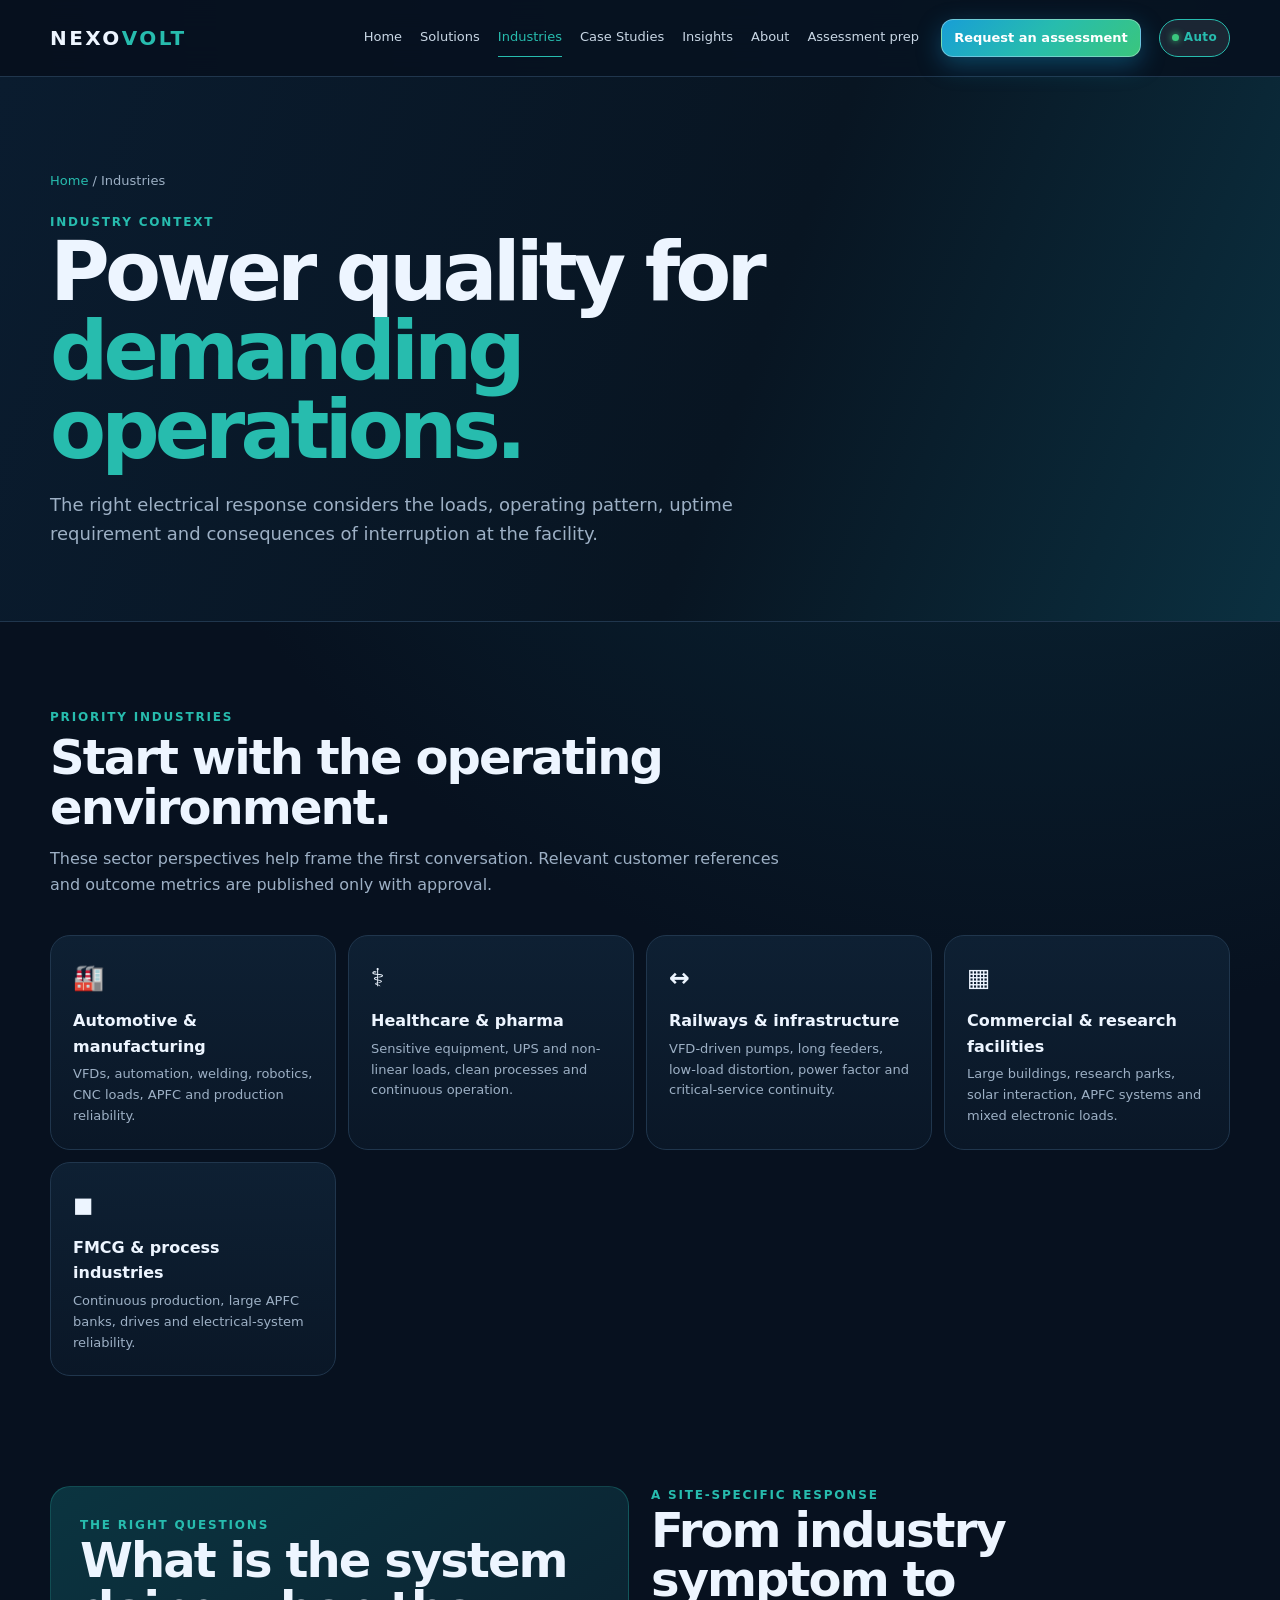
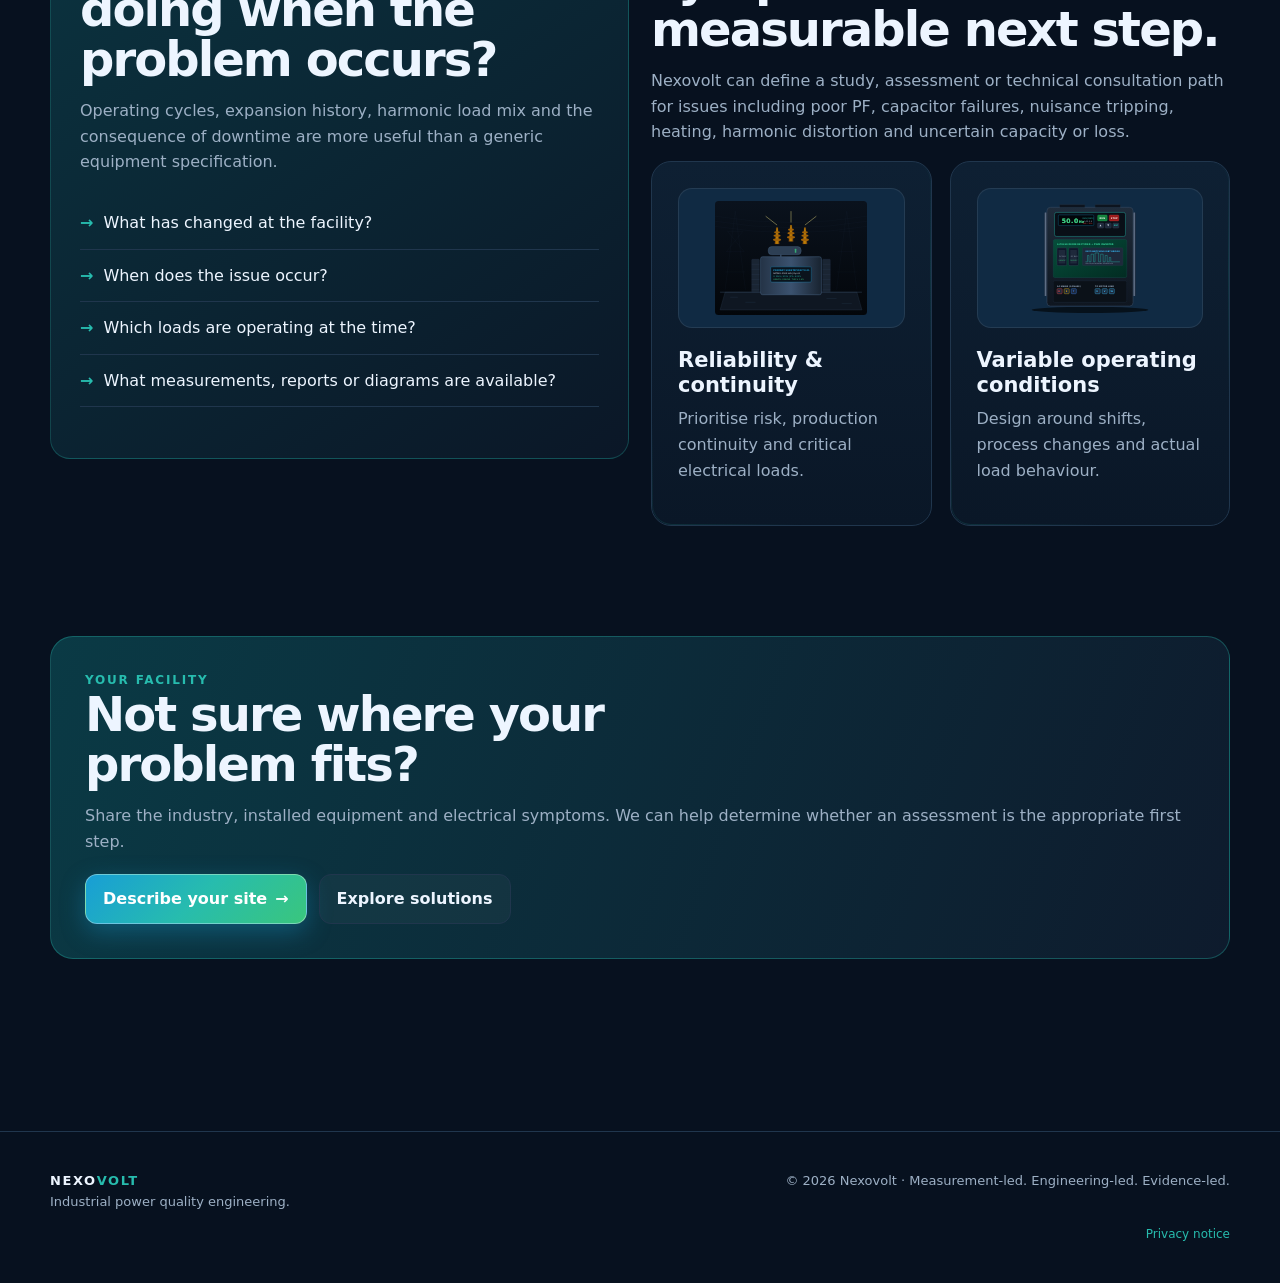
<file: industries.html>
<!doctype html>
<html lang="en">
<head>
  <meta charset="utf-8">
  <meta name="viewport" content="width=device-width, initial-scale=1">
  <meta name="description" content="Industrial power-quality engineering for manufacturing, healthcare, rail, commercial, research, FMCG and process facilities.">
  <title>Industries | Nexovolt</title>
  <link rel="icon" type="image/png" href="assets/favicon.png" sizes="64x64"><link rel="canonical" href="industries.html">
  <meta property="og:title" content="Industries | Nexovolt">
  <meta property="og:description" content="Industrial power-quality engineering for manufacturing, healthcare, rail, commercial, research, FMCG and process facilities.">
  <meta property="og:type" content="website">
  <link rel="stylesheet" href="nexovolt.css">
  <script src="nexovolt-theme-init.js"></script>

  <script src="nexovolt.js" defer></script>
</head>
<body data-page="industries">
  <a class="skip-link" href="#main">Skip to content</a>
  <header class="site-header"><nav class="wrap nav" aria-label="Main navigation">
    <a class="logo" href="index.html" aria-label="Nexovolt home">NEXO<b>VOLT</b></a><button class="nav-toggle" type="button" aria-label="Open menu" aria-expanded="false" aria-controls="site-links">☰</button>
    <div class="site-links" id="site-links"><a data-nav="home" href="index.html">Home</a><a data-nav="solutions" href="services.html">Solutions</a><a data-nav="industries" href="industries.html">Industries</a><a data-nav="case-studies" href="case-studies.html">Case Studies</a><a data-nav="insights" href="resources.html">Insights</a><a data-nav="about" href="about.html">About</a><a data-nav="tools" href="tools.html">Assessment prep</a><a class="button small" data-nav="contact" href="contact.html">Request an assessment</a><div class="theme-controls">
          <button class="theme-mode-btn" type="button" aria-label="Theme mode setting" title="Theme mode setting">
            <span class="theme-mode-label">Auto</span>
          </button>
          <button class="theme-toggle" type="button" aria-label="Toggle dark/light theme" title="Toggle dark/light theme"></button>
        </div></div>
  </nav></header>
  <main id="main">
    <section class="page-hero"><div class="wrap reveal"><div class="breadcrumb"><a href="index.html">Home</a> / Industries</div><div class="eyebrow">INDUSTRY CONTEXT</div><h1>Power quality for <span>demanding operations.</span></h1><p>The right electrical response considers the loads, operating pattern, uptime requirement and consequences of interruption at the facility.</p></div></section>
    <section class="wrap section reveal"><div class="section-head"><div class="eyebrow">PRIORITY INDUSTRIES</div><h2>Start with the operating environment.</h2><p class="muted">These sector perspectives help frame the first conversation. Relevant customer references and outcome metrics are published only with approval.</p></div><div class="industry-grid">
      <article class="industry"><span aria-hidden="true">🏭</span>Automotive &amp; manufacturing<small>VFDs, automation, welding, robotics, CNC loads, APFC and production reliability.</small></article>
      <article class="industry"><span aria-hidden="true">⚕</span>Healthcare &amp; pharma<small>Sensitive equipment, UPS and non-linear loads, clean processes and continuous operation.</small></article>
      <article class="industry"><span aria-hidden="true">↔</span>Railways &amp; infrastructure<small>VFD-driven pumps, long feeders, low-load distortion, power factor and critical-service continuity.</small></article>
      <article class="industry"><span aria-hidden="true">▦</span>Commercial &amp; research facilities<small>Large buildings, research parks, solar interaction, APFC systems and mixed electronic loads.</small></article>
      <article class="industry"><span aria-hidden="true">◼</span>FMCG &amp; process industries<small>Continuous production, large APFC banks, drives and electrical-system reliability.</small></article>
    </div></section>
    <section class="wrap section tight reveal"><div class="split"><div class="callout"><div class="eyebrow">THE RIGHT QUESTIONS</div><h2>What is the system doing when the problem occurs?</h2><p class="muted">Operating cycles, expansion history, harmonic load mix and the consequence of downtime are more useful than a generic equipment specification.</p><ul class="feature-list"><li>What has changed at the facility?</li><li>When does the issue occur?</li><li>Which loads are operating at the time?</li><li>What measurements, reports or diagrams are available?</li></ul></div><div><div class="eyebrow">A SITE-SPECIFIC RESPONSE</div><h2>From industry symptom to measurable next step.</h2><p class="muted">Nexovolt can define a study, assessment or technical consultation path for issues including poor PF, capacitor failures, nuisance tripping, heating, harmonic distortion and uncertain capacity or loss.</p>      <div class="card-grid" style="grid-template-columns:1fr 1fr">
        <article class="card">
          <div class="hardware-card-media" style="height: 140px;">
            <img src="assets/images/substation-transformer.svg" alt="Substation transformer critical continuity" width="280" height="140" loading="lazy" decoding="async">
          </div>
          <h3>Reliability &amp; continuity</h3>
          <p class="muted">Prioritise risk, production continuity and critical electrical loads.</p>
        </article>
        <article class="card">
          <div class="hardware-card-media" style="height: 140px;">
            <img src="assets/images/variable-frequency-drive.svg" alt="VFD Variable motor load behaviour" width="280" height="140" loading="lazy" decoding="async">
          </div>
          <h3>Variable operating conditions</h3>
          <p class="muted">Design around shifts, process changes and actual load behaviour.</p>
        </article>
      </div></div></div></section>
    <section class="wrap section tight reveal"><div class="cta-band"><div class="eyebrow">YOUR FACILITY</div><h2>Not sure where your problem fits?</h2><p class="muted">Share the industry, installed equipment and electrical symptoms. We can help determine whether an assessment is the appropriate first step.</p><div class="ctas"><a class="button" href="contact.html">Describe your site <span aria-hidden="true">→</span></a><a class="button secondary" href="services.html">Explore solutions</a></div></div></section>
  </main>
  <footer><div class="wrap footer-inner"><div><div class="footer-logo">NEXO<b>VOLT</b></div>Industrial power quality engineering.</div><div>© <span data-year></span> Nexovolt · Measurement-led. Engineering-led. Evidence-led.</div></div><div class="wrap privacy-link"><a href="privacy.html">Privacy notice</a></div></footer>
</body>
</html>
</file>
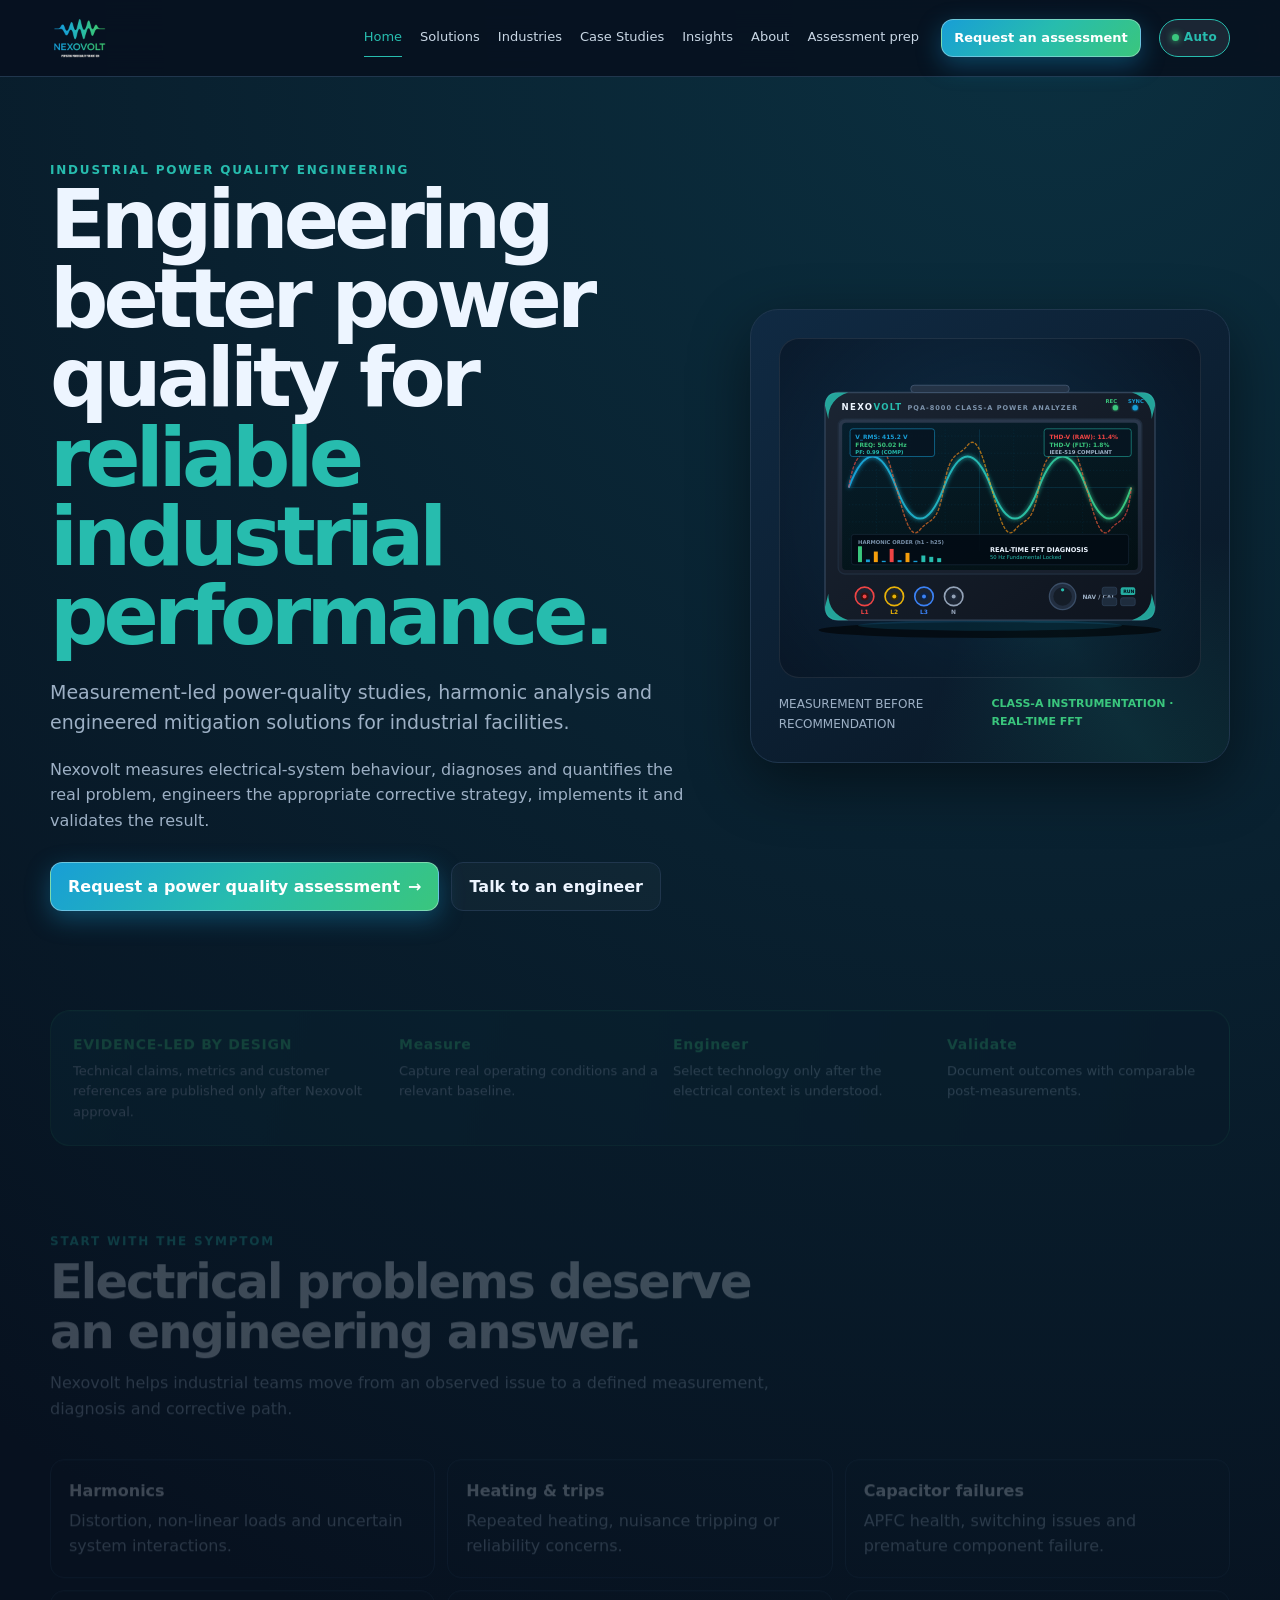
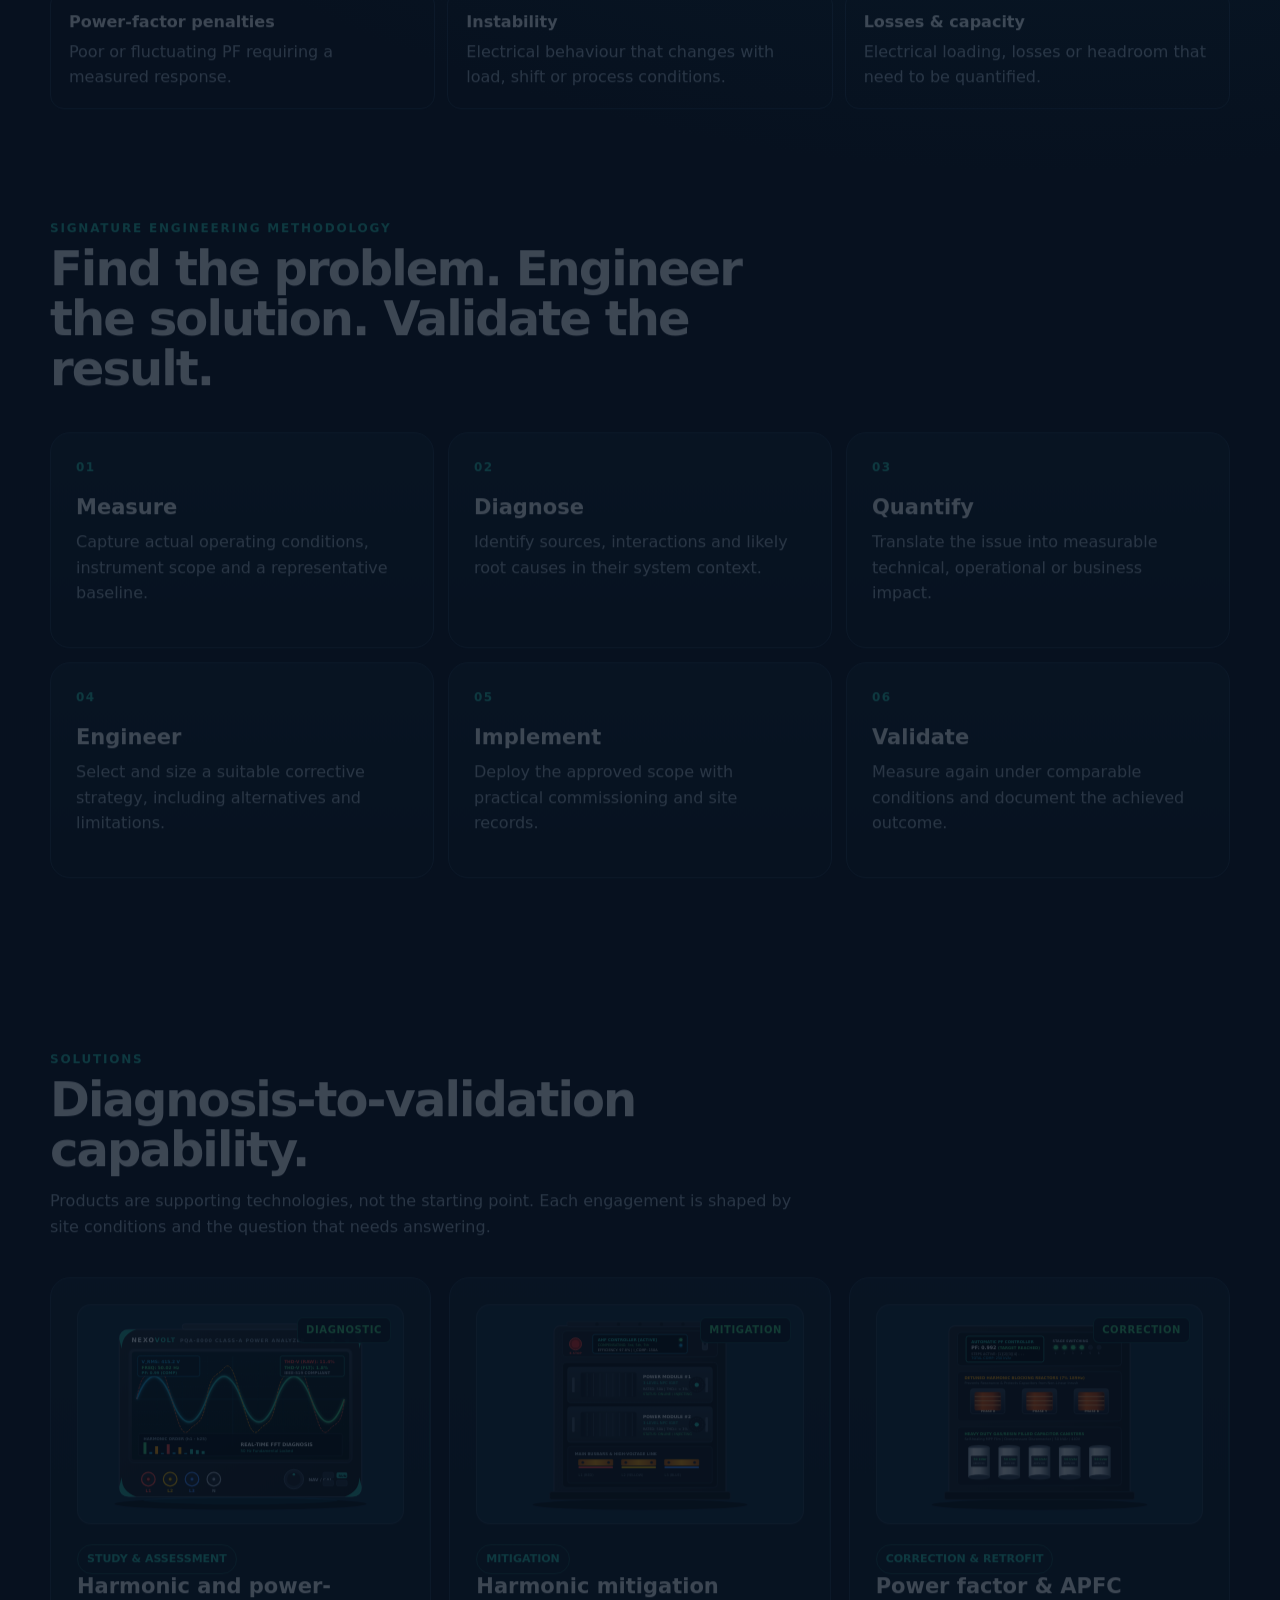
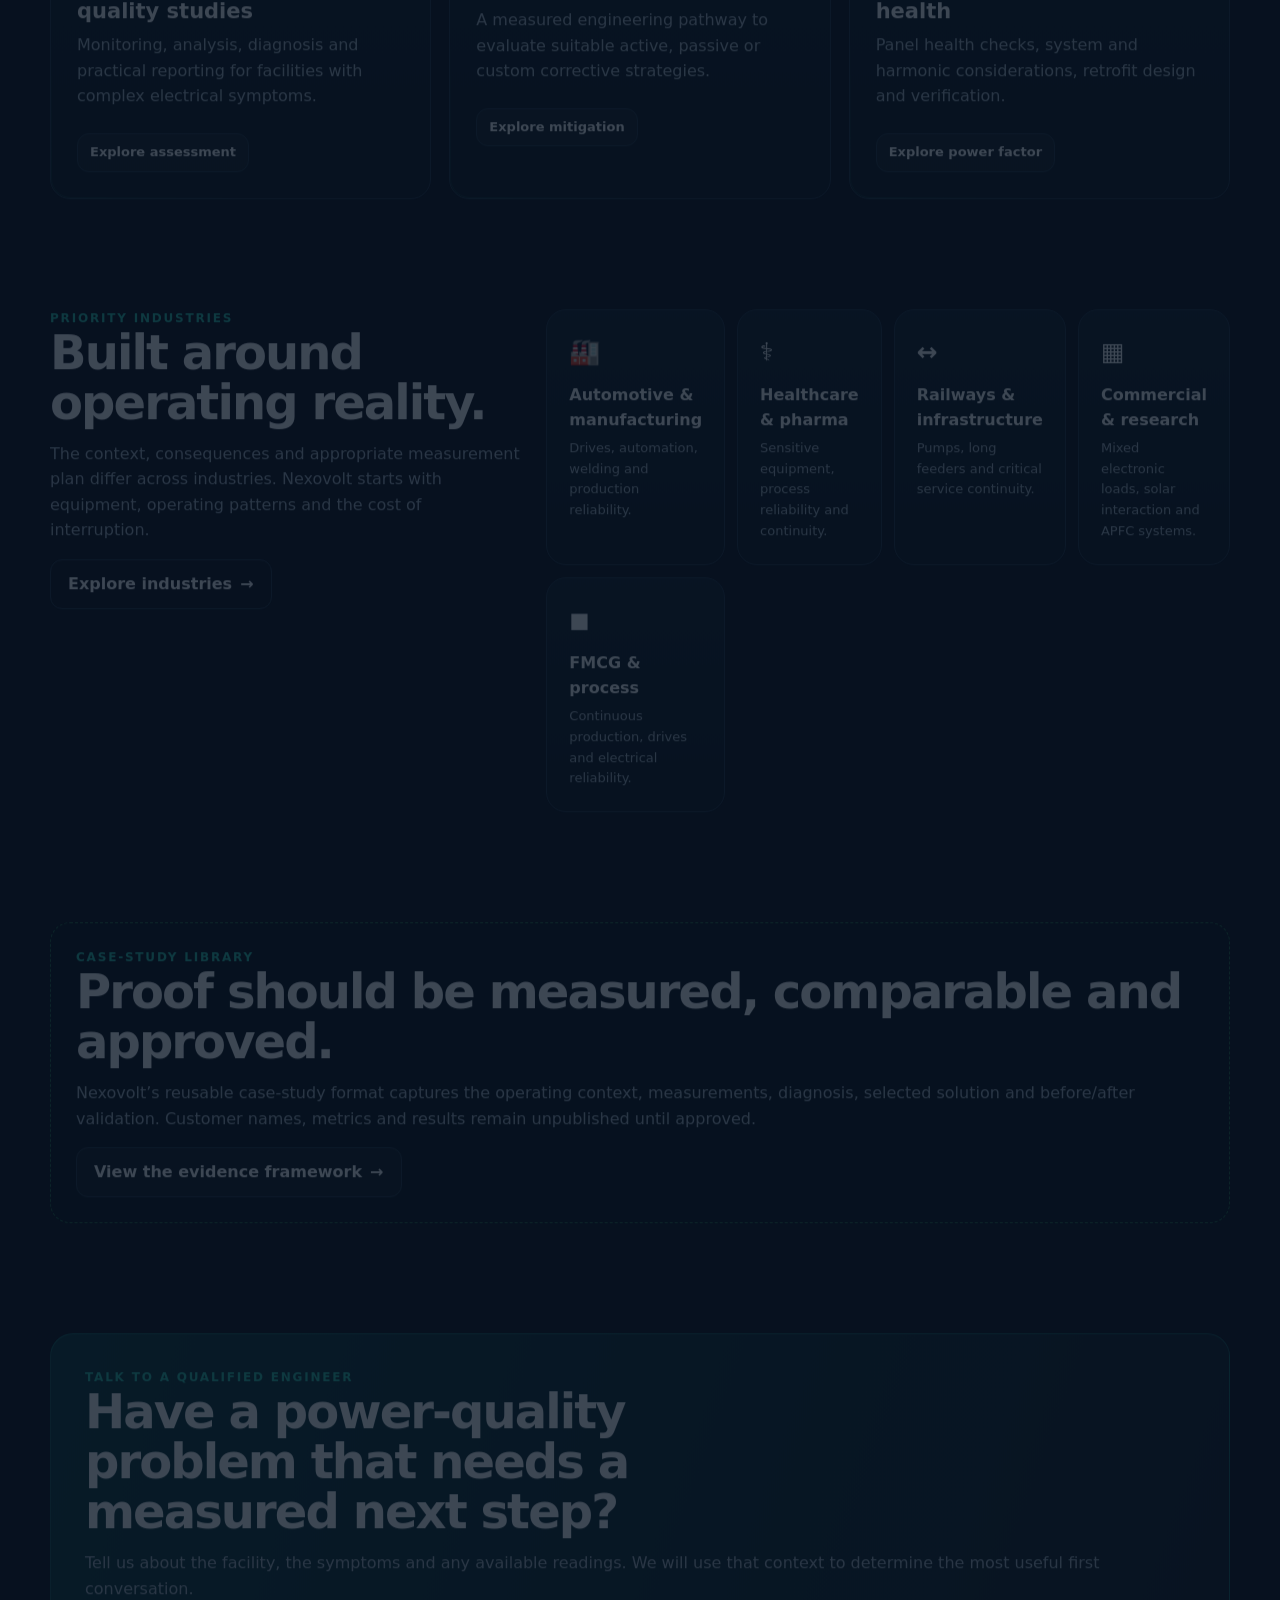
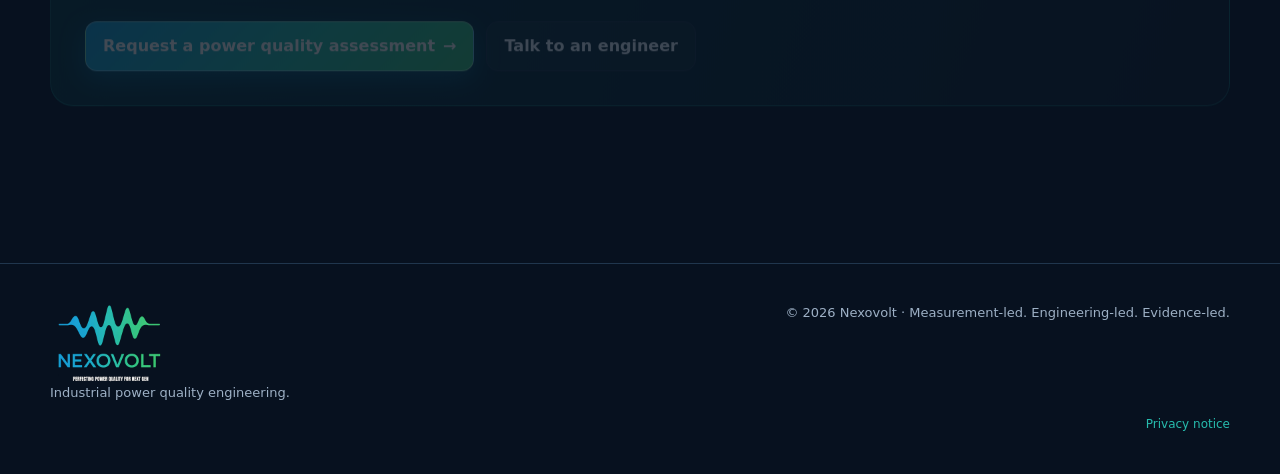
<file: Nexovolt Website redesign.html>
<!doctype html>
<html lang="en">
<head>
  <meta charset="utf-8">
  <meta name="viewport" content="width=device-width, initial-scale=1">
  <meta name="description" content="The Nexovolt homepage has moved. Continue to the current homepage.">
  <meta http-equiv="refresh" content="0; url=index.html">
  <title>Nexovolt | Home</title>
  <link rel="icon" type="image/png" href="assets/favicon.png" sizes="64x64"><link rel="canonical" href="Nexovolt Website redesign.html">
  <link rel="stylesheet" href="nexovolt.css">
</head>
<body>
  <main class="wrap section">
    <h1>The Nexovolt homepage has moved.</h1>
    <p><a class="button" href="index.html">Continue to the homepage</a></p>
  </main>
</body>
</html>
</file>
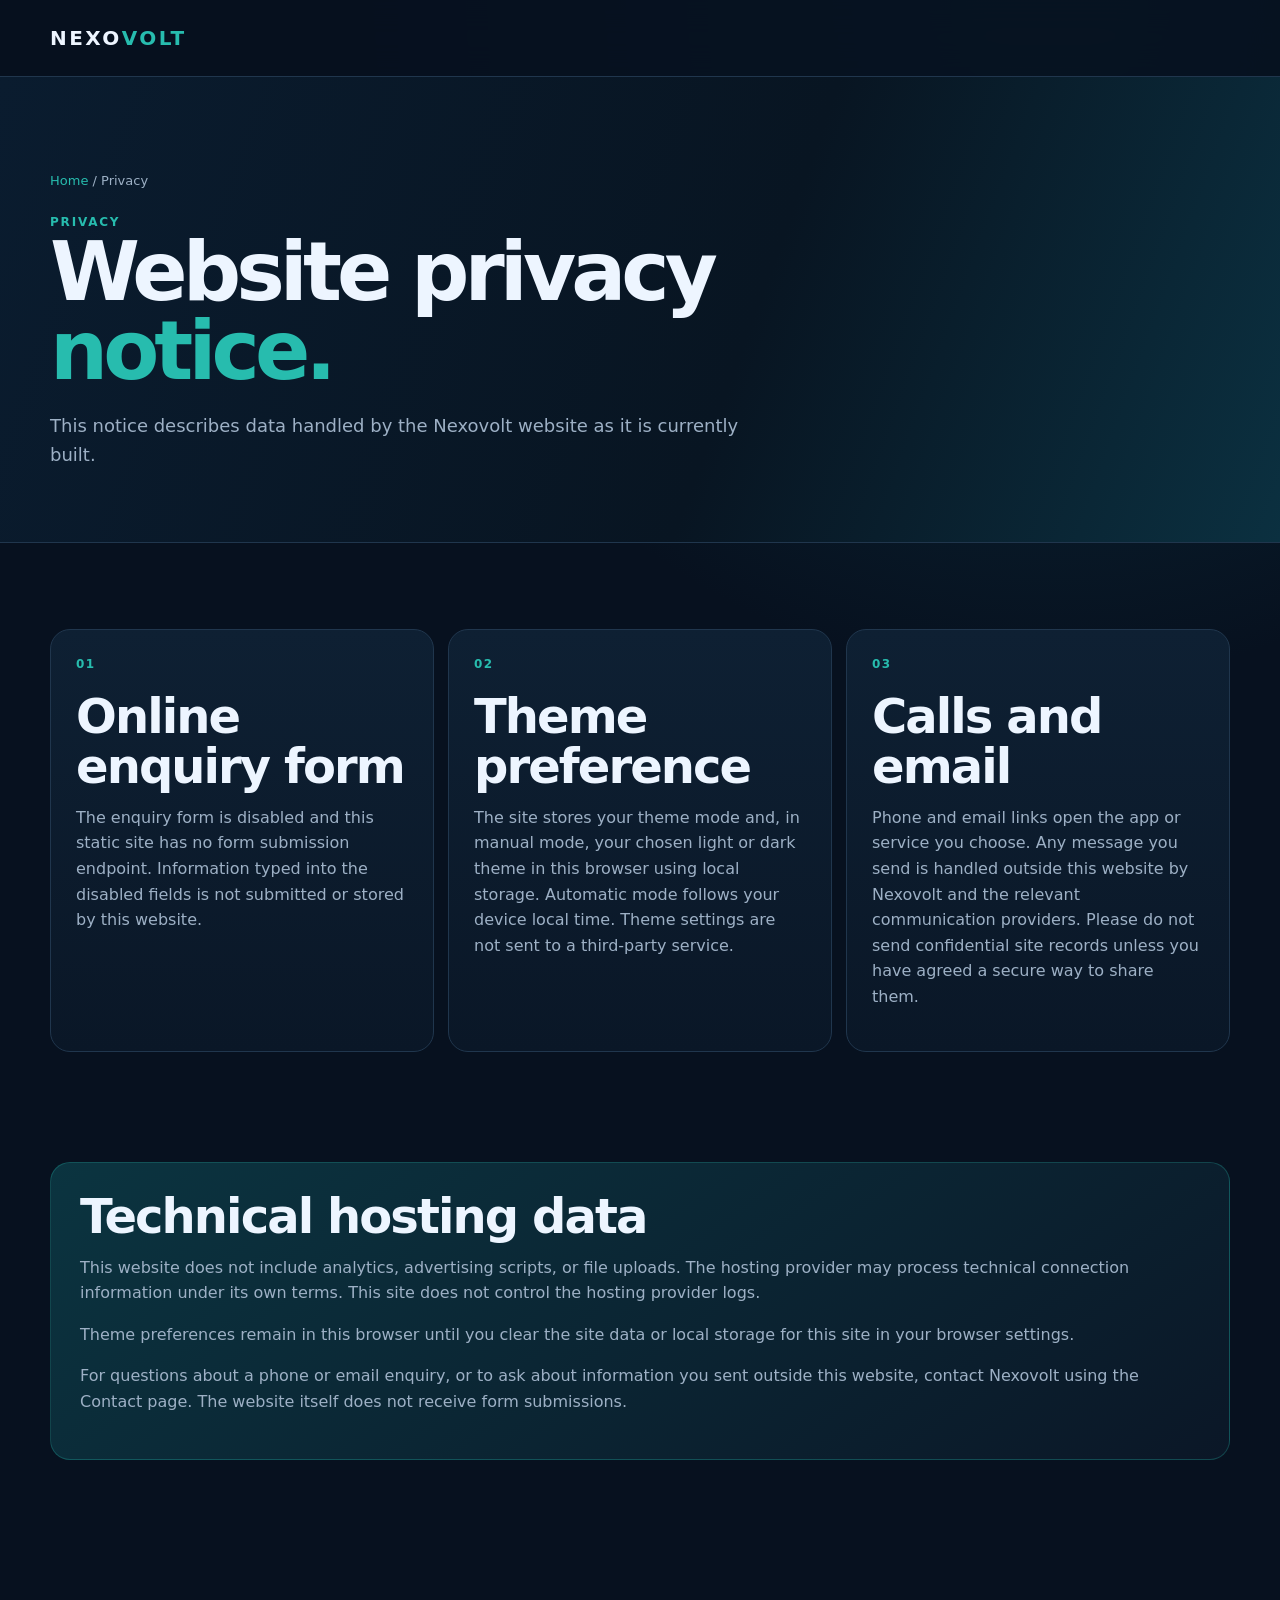
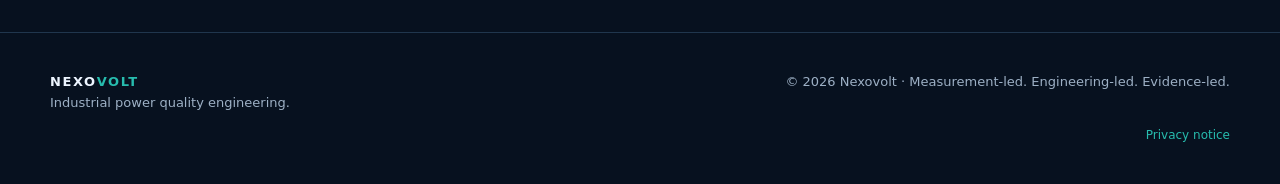
<file: privacy.html>
<!doctype html>
<html lang="en">
<head>
  <meta charset="utf-8">
  <meta name="viewport" content="width=device-width, initial-scale=1">
  <meta name="description" content="Privacy information for the Nexovolt website, including local theme preferences and the currently disabled enquiry form.">
  <title>Website Privacy Notice | Nexovolt</title>
  <link rel="icon" type="image/png" href="assets/favicon.png" sizes="64x64"><link rel="canonical" href="privacy.html">
  <meta property="og:title" content="Website Privacy Notice | Nexovolt">
  <meta property="og:description" content="Privacy information for the Nexovolt website.">
  <meta property="og:type" content="website">
  <link rel="stylesheet" href="nexovolt.css">
  <script src="nexovolt-theme-init.js"></script>
  <script src="nexovolt.js" defer></script>
</head>
<body data-page="privacy">
  <a class="skip-link" href="#main">Skip to content</a>
  <header class="site-header"><nav class="wrap nav" aria-label="Main navigation">
    <a class="logo" href="index.html" aria-label="Nexovolt home">NEXO<b>VOLT</b></a>
  </nav></header>
  <main id="main">
    <section class="page-hero"><div class="wrap reveal"><div class="breadcrumb"><a href="index.html">Home</a> / Privacy</div><div class="eyebrow">PRIVACY</div><h1>Website privacy <span>notice.</span></h1><p>This notice describes data handled by the Nexovolt website as it is currently built.</p></div></section>
    <section class="wrap section reveal">
      <div class="method-grid">
        <article class="method-card"><h2>Online enquiry form</h2><p class="muted">The enquiry form is disabled and this static site has no form submission endpoint. Information typed into the disabled fields is not submitted or stored by this website.</p></article>
        <article class="method-card"><h2>Theme preference</h2><p class="muted">The site stores your theme mode and, in manual mode, your chosen light or dark theme in this browser using local storage. Automatic mode follows your device local time. Theme settings are not sent to a third-party service.</p></article>
        <article class="method-card"><h2>Calls and email</h2><p class="muted">Phone and email links open the app or service you choose. Any message you send is handled outside this website by Nexovolt and the relevant communication providers. Please do not send confidential site records unless you have agreed a secure way to share them.</p></article>
      </div>
    </section>
    <section class="wrap section tight reveal"><div class="callout"><h2>Technical hosting data</h2><p class="muted">This website does not include analytics, advertising scripts, or file uploads. The hosting provider may process technical connection information under its own terms. This site does not control the hosting provider logs.</p><p class="muted">Theme preferences remain in this browser until you clear the site data or local storage for this site in your browser settings.</p><p class="muted">For questions about a phone or email enquiry, or to ask about information you sent outside this website, contact Nexovolt using the <a href="contact.html">Contact page</a>. The website itself does not receive form submissions.</p></div></section>
  </main>
  <footer><div class="wrap footer-inner"><div><div class="footer-logo">NEXO<b>VOLT</b></div>Industrial power quality engineering.</div><div>© <span data-year></span> Nexovolt · Measurement-led. Engineering-led. Evidence-led.</div></div><div class="wrap privacy-link"><a href="privacy.html" aria-current="page">Privacy notice</a></div></footer>
</body>
</html>
</file>
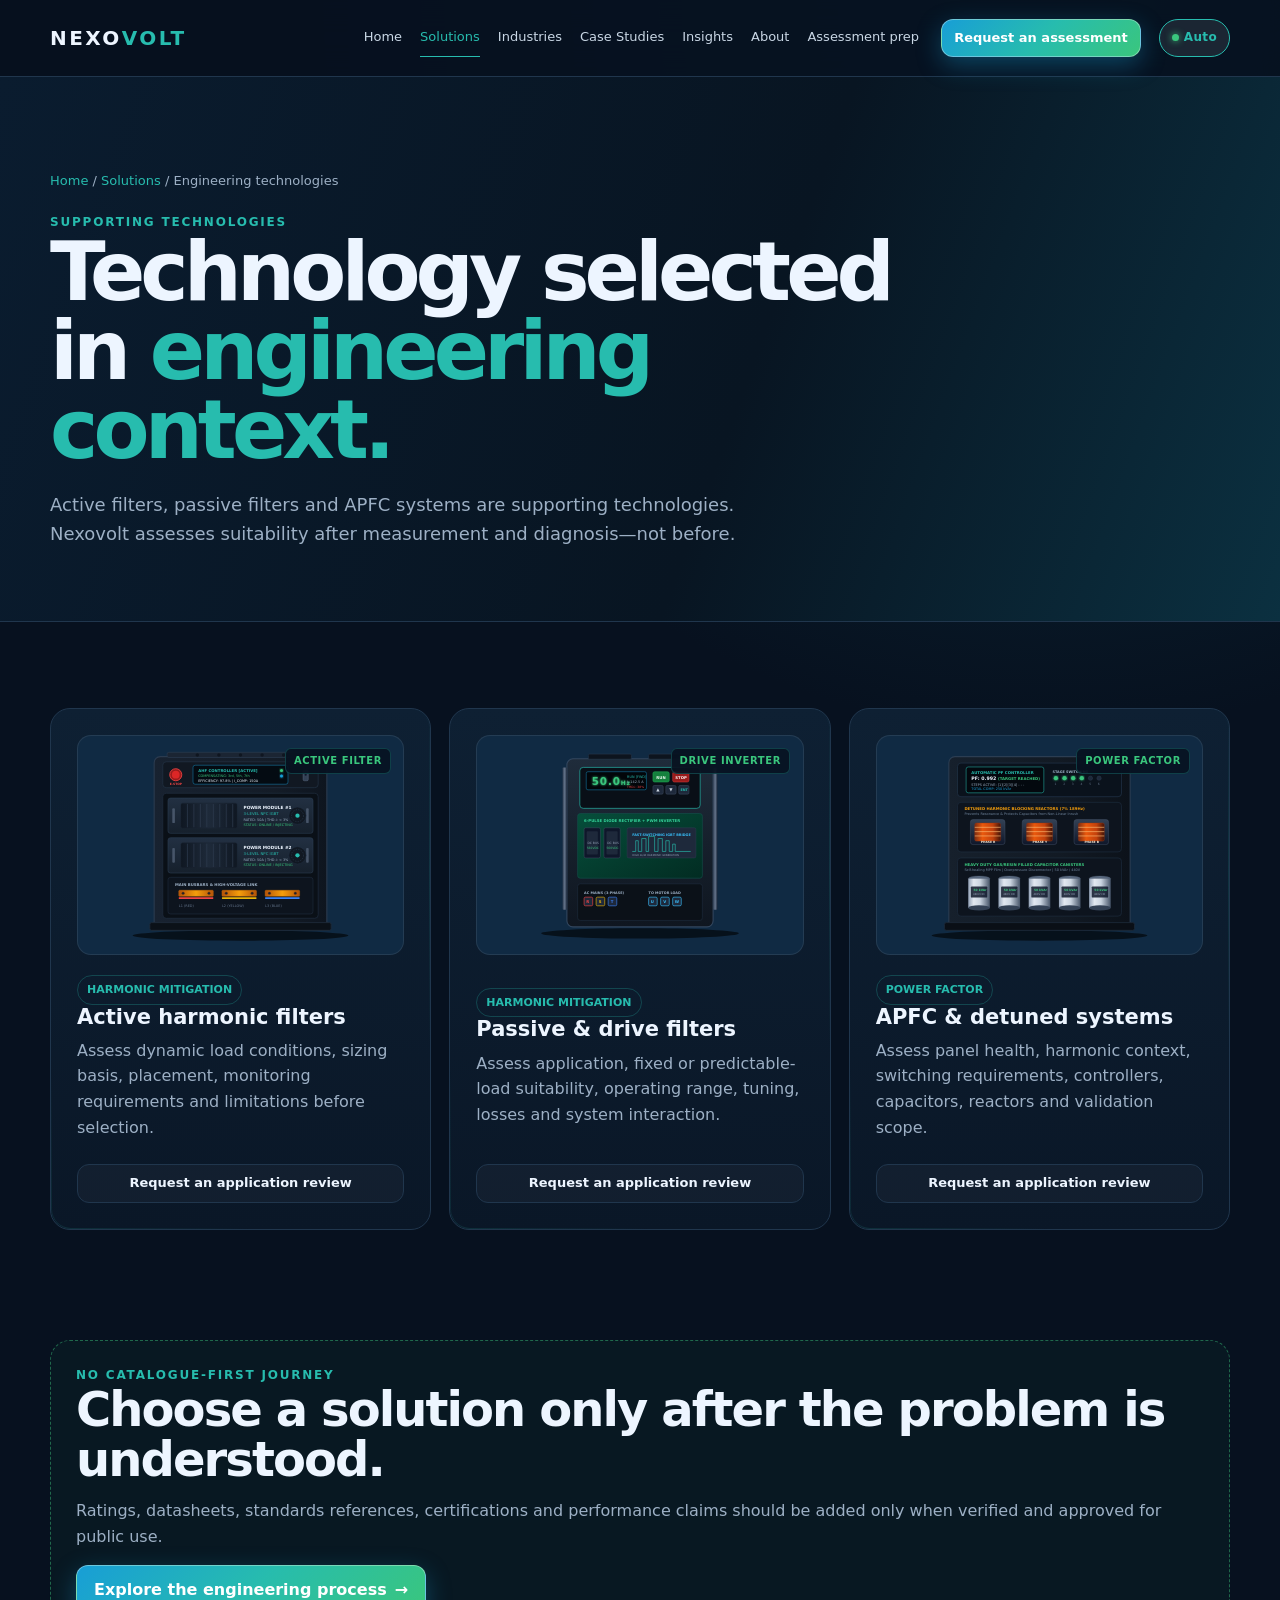
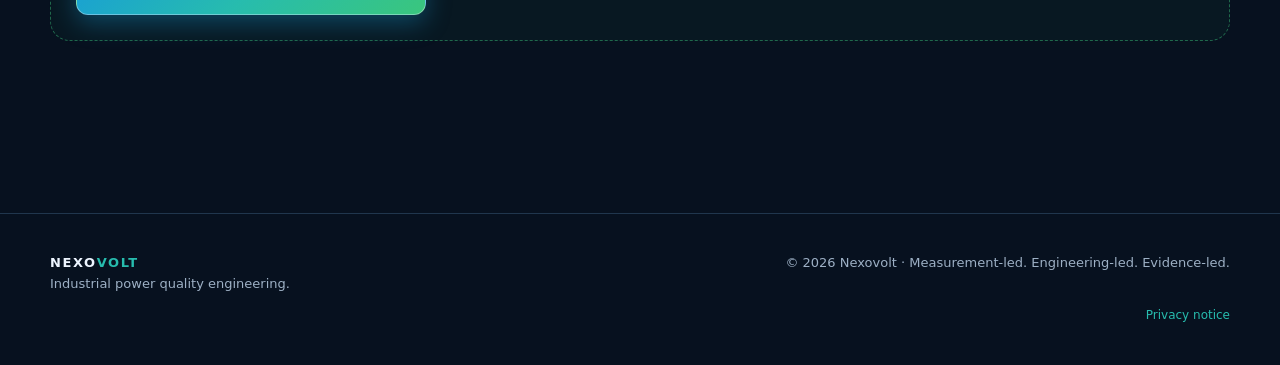
<file: products.html>
<!doctype html>
<html lang="en">
<head>
  <meta charset="utf-8">
  <meta name="viewport" content="width=device-width, initial-scale=1">
  <meta name="description" content="Supporting power-quality technologies evaluated in the context of a measured Nexovolt engineering assessment.">
  <title>Engineering Technologies | Nexovolt</title>
  <link rel="icon" type="image/png" href="assets/favicon.png" sizes="64x64"><link rel="canonical" href="products.html">
  <meta property="og:title" content="Engineering Technologies | Nexovolt">
  <meta property="og:description" content="Supporting power-quality technologies evaluated in the context of a measured Nexovolt engineering assessment.">
  <meta property="og:type" content="website">
  <link rel="stylesheet" href="nexovolt.css">
  <script src="nexovolt-theme-init.js"></script>

  <script src="nexovolt.js" defer></script>
</head>
<body data-page="solutions">
  <a class="skip-link" href="#main">Skip to content</a>
  <header class="site-header"><nav class="wrap nav" aria-label="Main navigation"><a class="logo" href="index.html" aria-label="Nexovolt home">NEXO<b>VOLT</b></a><button class="nav-toggle" type="button" aria-label="Open menu" aria-expanded="false" aria-controls="site-links">☰</button><div class="site-links" id="site-links"><a data-nav="home" href="index.html">Home</a><a data-nav="solutions" href="services.html">Solutions</a><a data-nav="industries" href="industries.html">Industries</a><a data-nav="case-studies" href="case-studies.html">Case Studies</a><a data-nav="insights" href="resources.html">Insights</a><a data-nav="about" href="about.html">About</a><a data-nav="tools" href="tools.html">Assessment prep</a><a class="button small" data-nav="contact" href="contact.html">Request an assessment</a><div class="theme-controls">
          <button class="theme-mode-btn" type="button" aria-label="Theme mode setting" title="Theme mode setting">
            <span class="theme-mode-label">Auto</span>
          </button>
          <button class="theme-toggle" type="button" aria-label="Toggle dark/light theme" title="Toggle dark/light theme"></button>
        </div></div></nav></header>
  <main id="main">
    <section class="page-hero"><div class="wrap reveal"><div class="breadcrumb"><a href="index.html">Home</a> / <a href="services.html">Solutions</a> / Engineering technologies</div><div class="eyebrow">SUPPORTING TECHNOLOGIES</div><h1>Technology selected in <span>engineering context.</span></h1><p>Active filters, passive filters and APFC systems are supporting technologies. Nexovolt assesses suitability after measurement and diagnosis—not before.</p></div></section>
    <section class="wrap section reveal">
      <div class="card-grid">
        <article class="card product-card">
          <div class="hardware-card-media">
            <span class="hardware-badge">Active Filter</span>
            <img src="assets/images/active-harmonic-filter.svg" alt="Modular Active Harmonic Filter 50A-300A IGBT Inverter Enclosure" width="400" height="220" loading="eager" decoding="async">
          </div>
          <div>
            <span class="tag">HARMONIC MITIGATION</span>
            <h3>Active harmonic filters</h3>
            <p class="muted">Assess dynamic load conditions, sizing basis, placement, monitoring requirements and limitations before selection.</p>
          </div>
          <a class="button secondary small" href="contact.html">Request an application review</a>
        </article>
        <article class="card product-card">
          <div class="hardware-card-media">
            <span class="hardware-badge">Drive Inverter</span>
            <img src="assets/images/variable-frequency-drive.svg" alt="Industrial Variable Frequency Drive motor inverter with DC bus filtering" width="400" height="220" loading="lazy" decoding="async">
          </div>
          <div>
            <span class="tag">HARMONIC MITIGATION</span>
            <h3>Passive &amp; drive filters</h3>
            <p class="muted">Assess application, fixed or predictable-load suitability, operating range, tuning, losses and system interaction.</p>
          </div>
          <a class="button secondary small" href="contact.html">Request an application review</a>
        </article>
        <article class="card product-card">
          <div class="hardware-card-media">
            <span class="hardware-badge">Power Factor</span>
            <img src="assets/images/apfc-capacitor-panel.svg" alt="APFC Detuned Reactor and Heavy Duty Capacitor Bank Panel" width="400" height="220" loading="lazy" decoding="async">
          </div>
          <div>
            <span class="tag">POWER FACTOR</span>
            <h3>APFC &amp; detuned systems</h3>
            <p class="muted">Assess panel health, harmonic context, switching requirements, controllers, capacitors, reactors and validation scope.</p>
          </div>
          <a class="button secondary small" href="contact.html">Request an application review</a>
        </article>
      </div>
    </section>
    <section class="wrap section tight reveal"><div class="case-status"><div class="eyebrow">NO CATALOGUE-FIRST JOURNEY</div><h2>Choose a solution only after the problem is understood.</h2><p class="muted">Ratings, datasheets, standards references, certifications and performance claims should be added only when verified and approved for public use.</p><a class="button" href="services.html">Explore the engineering process <span aria-hidden="true">→</span></a></div></section>
  </main>
  <footer><div class="wrap footer-inner"><div><div class="footer-logo">NEXO<b>VOLT</b></div>Industrial power quality engineering.</div><div>© <span data-year></span> Nexovolt · Measurement-led. Engineering-led. Evidence-led.</div></div><div class="wrap privacy-link"><a href="privacy.html">Privacy notice</a></div></footer>
</body>
</html>
</file>
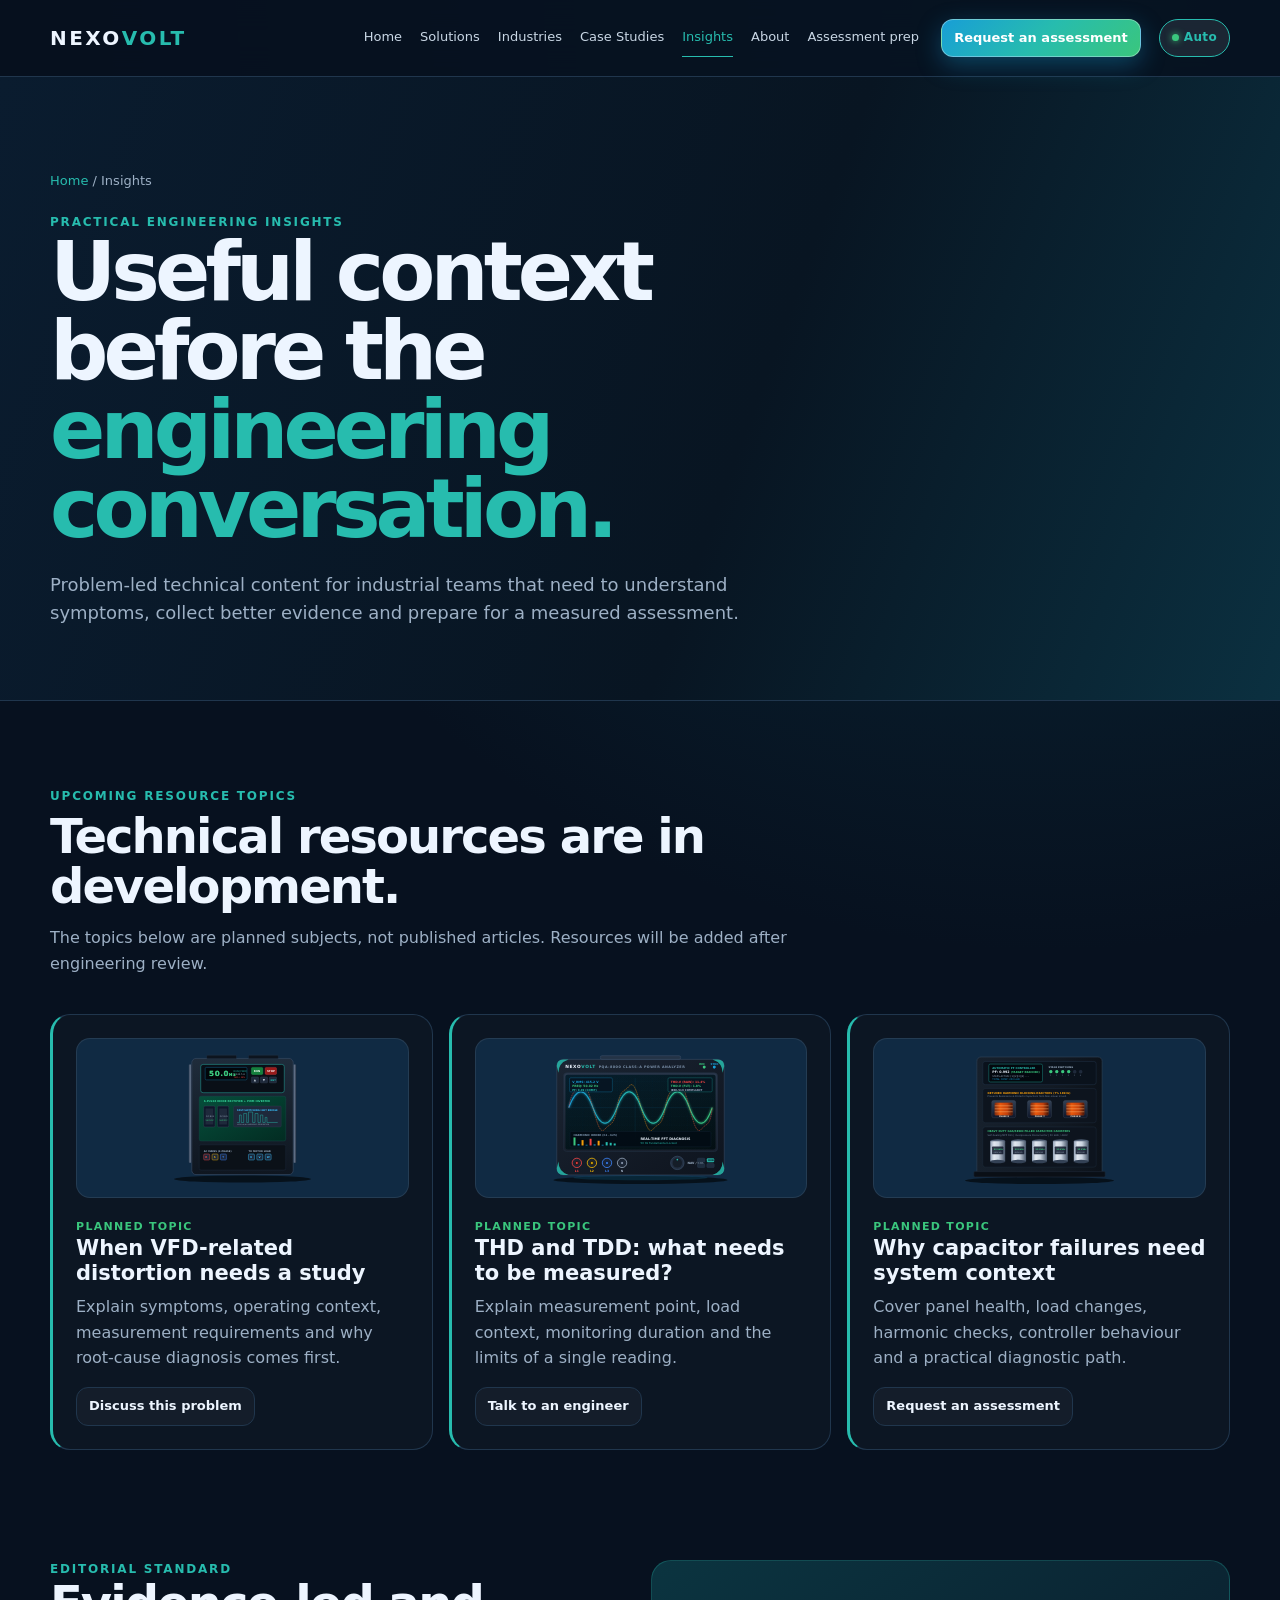
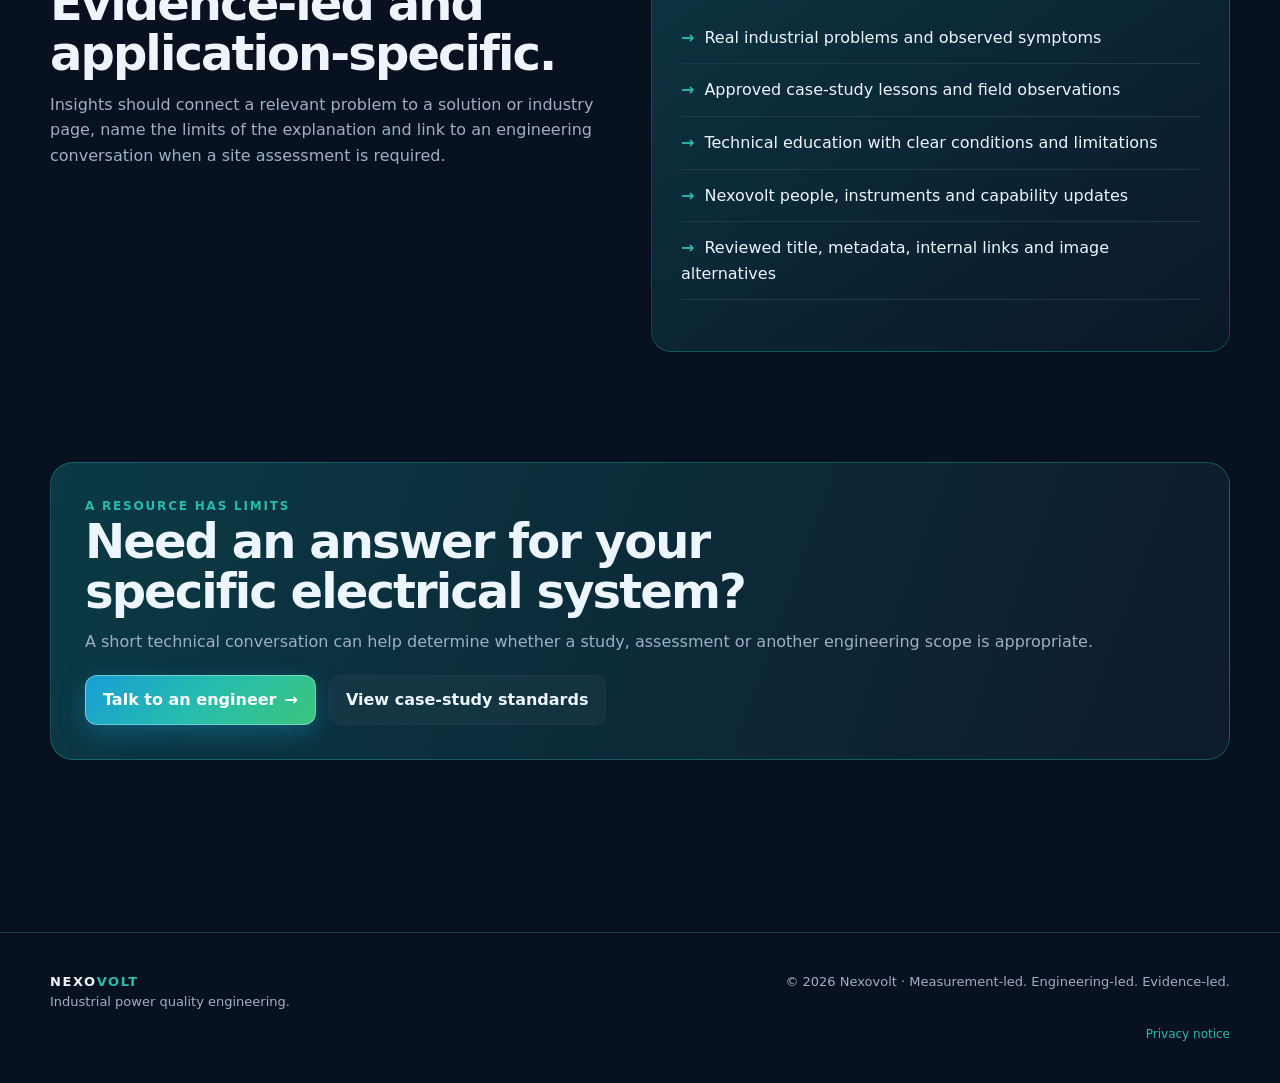
<file: resources.html>
<!doctype html>
<html lang="en">
<head>
  <meta charset="utf-8">
  <meta name="viewport" content="width=device-width, initial-scale=1">
  <meta name="description" content="Nexovolt Insights: practical, problem-led industrial power-quality guidance and measurement-led engineering perspectives.">
  <title>Insights | Nexovolt</title>
  <link rel="icon" type="image/png" href="assets/favicon.png" sizes="64x64"><link rel="canonical" href="resources.html">
  <meta property="og:title" content="Insights | Nexovolt">
  <meta property="og:description" content="Nexovolt Insights: practical, problem-led industrial power-quality guidance and measurement-led engineering perspectives.">
  <meta property="og:type" content="website">
  <link rel="stylesheet" href="nexovolt.css">
  <script src="nexovolt-theme-init.js"></script>

  <script src="nexovolt.js" defer></script>
</head>
<body data-page="insights">
  <a class="skip-link" href="#main">Skip to content</a>
  <header class="site-header"><nav class="wrap nav" aria-label="Main navigation">
    <a class="logo" href="index.html" aria-label="Nexovolt home">NEXO<b>VOLT</b></a><button class="nav-toggle" type="button" aria-label="Open menu" aria-expanded="false" aria-controls="site-links">☰</button>
    <div class="site-links" id="site-links"><a data-nav="home" href="index.html">Home</a><a data-nav="solutions" href="services.html">Solutions</a><a data-nav="industries" href="industries.html">Industries</a><a data-nav="case-studies" href="case-studies.html">Case Studies</a><a data-nav="insights" href="resources.html">Insights</a><a data-nav="about" href="about.html">About</a><a data-nav="tools" href="tools.html">Assessment prep</a><a class="button small" data-nav="contact" href="contact.html">Request an assessment</a><div class="theme-controls">
          <button class="theme-mode-btn" type="button" aria-label="Theme mode setting" title="Theme mode setting">
            <span class="theme-mode-label">Auto</span>
          </button>
          <button class="theme-toggle" type="button" aria-label="Toggle dark/light theme" title="Toggle dark/light theme"></button>
        </div></div>
  </nav></header>
  <main id="main">
    <section class="page-hero"><div class="wrap reveal"><div class="breadcrumb"><a href="index.html">Home</a> / Insights</div><div class="eyebrow">PRACTICAL ENGINEERING INSIGHTS</div><h1>Useful context before the <span>engineering conversation.</span></h1><p>Problem-led technical content for industrial teams that need to understand symptoms, collect better evidence and prepare for a measured assessment.</p></div></section>
    <section class="wrap section reveal">
      <div class="section-head">
        <div class="eyebrow">UPCOMING RESOURCE TOPICS</div>
        <h2>Technical resources are in development.</h2>
        <p class="muted">The topics below are planned subjects, not published articles. Resources will be added after engineering review.</p>
      </div>
      <div class="resource-list">
        <article class="resource">
          <div class="hardware-card-media" style="height: 160px;">
            <img src="assets/images/variable-frequency-drive.svg" alt="VFD motor drive and harmonic distortion illustration" width="300" height="160" loading="lazy" decoding="async">
          </div>
          <div class="kind">PLANNED TOPIC</div>
          <h3>When VFD-related distortion needs a study</h3>
          <p class="muted">Explain symptoms, operating context, measurement requirements and why root-cause diagnosis comes first.</p>
          <a class="button secondary small" href="contact.html">Discuss this problem</a>
        </article>
        <article class="resource">
          <div class="hardware-card-media" style="height: 160px;">
            <img src="assets/images/power-quality-analyzer.svg" alt="THD and TDD power quality measurement instrumentation" width="300" height="160" loading="lazy" decoding="async">
          </div>
          <div class="kind">PLANNED TOPIC</div>
          <h3>THD and TDD: what needs to be measured?</h3>
          <p class="muted">Explain measurement point, load context, monitoring duration and the limits of a single reading.</p>
          <a class="button secondary small" href="contact.html">Talk to an engineer</a>
        </article>
        <article class="resource">
          <div class="hardware-card-media" style="height: 160px;">
            <img src="assets/images/apfc-capacitor-panel.svg" alt="APFC Capacitor Bank panel and harmonic failure context" width="300" height="160" loading="lazy" decoding="async">
          </div>
          <div class="kind">PLANNED TOPIC</div>
          <h3>Why capacitor failures need system context</h3>
          <p class="muted">Cover panel health, load changes, harmonic checks, controller behaviour and a practical diagnostic path.</p>
          <a class="button secondary small" href="contact.html">Request an assessment</a>
        </article>
      </div>
    </section>
    <section class="wrap section tight reveal"><div class="split"><div><div class="eyebrow">EDITORIAL STANDARD</div><h2>Evidence-led and application-specific.</h2><p class="muted">Insights should connect a relevant problem to a solution or industry page, name the limits of the explanation and link to an engineering conversation when a site assessment is required.</p></div><div class="callout"><ul class="feature-list"><li>Real industrial problems and observed symptoms</li><li>Approved case-study lessons and field observations</li><li>Technical education with clear conditions and limitations</li><li>Nexovolt people, instruments and capability updates</li><li>Reviewed title, metadata, internal links and image alternatives</li></ul></div></div></section>
    <section class="wrap section tight reveal"><div class="cta-band"><div class="eyebrow">A RESOURCE HAS LIMITS</div><h2>Need an answer for your specific electrical system?</h2><p class="muted">A short technical conversation can help determine whether a study, assessment or another engineering scope is appropriate.</p><div class="ctas"><a class="button" href="contact.html">Talk to an engineer <span aria-hidden="true">→</span></a><a class="button secondary" href="case-studies.html">View case-study standards</a></div></div></section>
  </main>
  <footer><div class="wrap footer-inner"><div><div class="footer-logo">NEXO<b>VOLT</b></div>Industrial power quality engineering.</div><div>© <span data-year></span> Nexovolt · Measurement-led. Engineering-led. Evidence-led.</div></div><div class="wrap privacy-link"><a href="privacy.html">Privacy notice</a></div></footer>
</body>
</html>
</file>
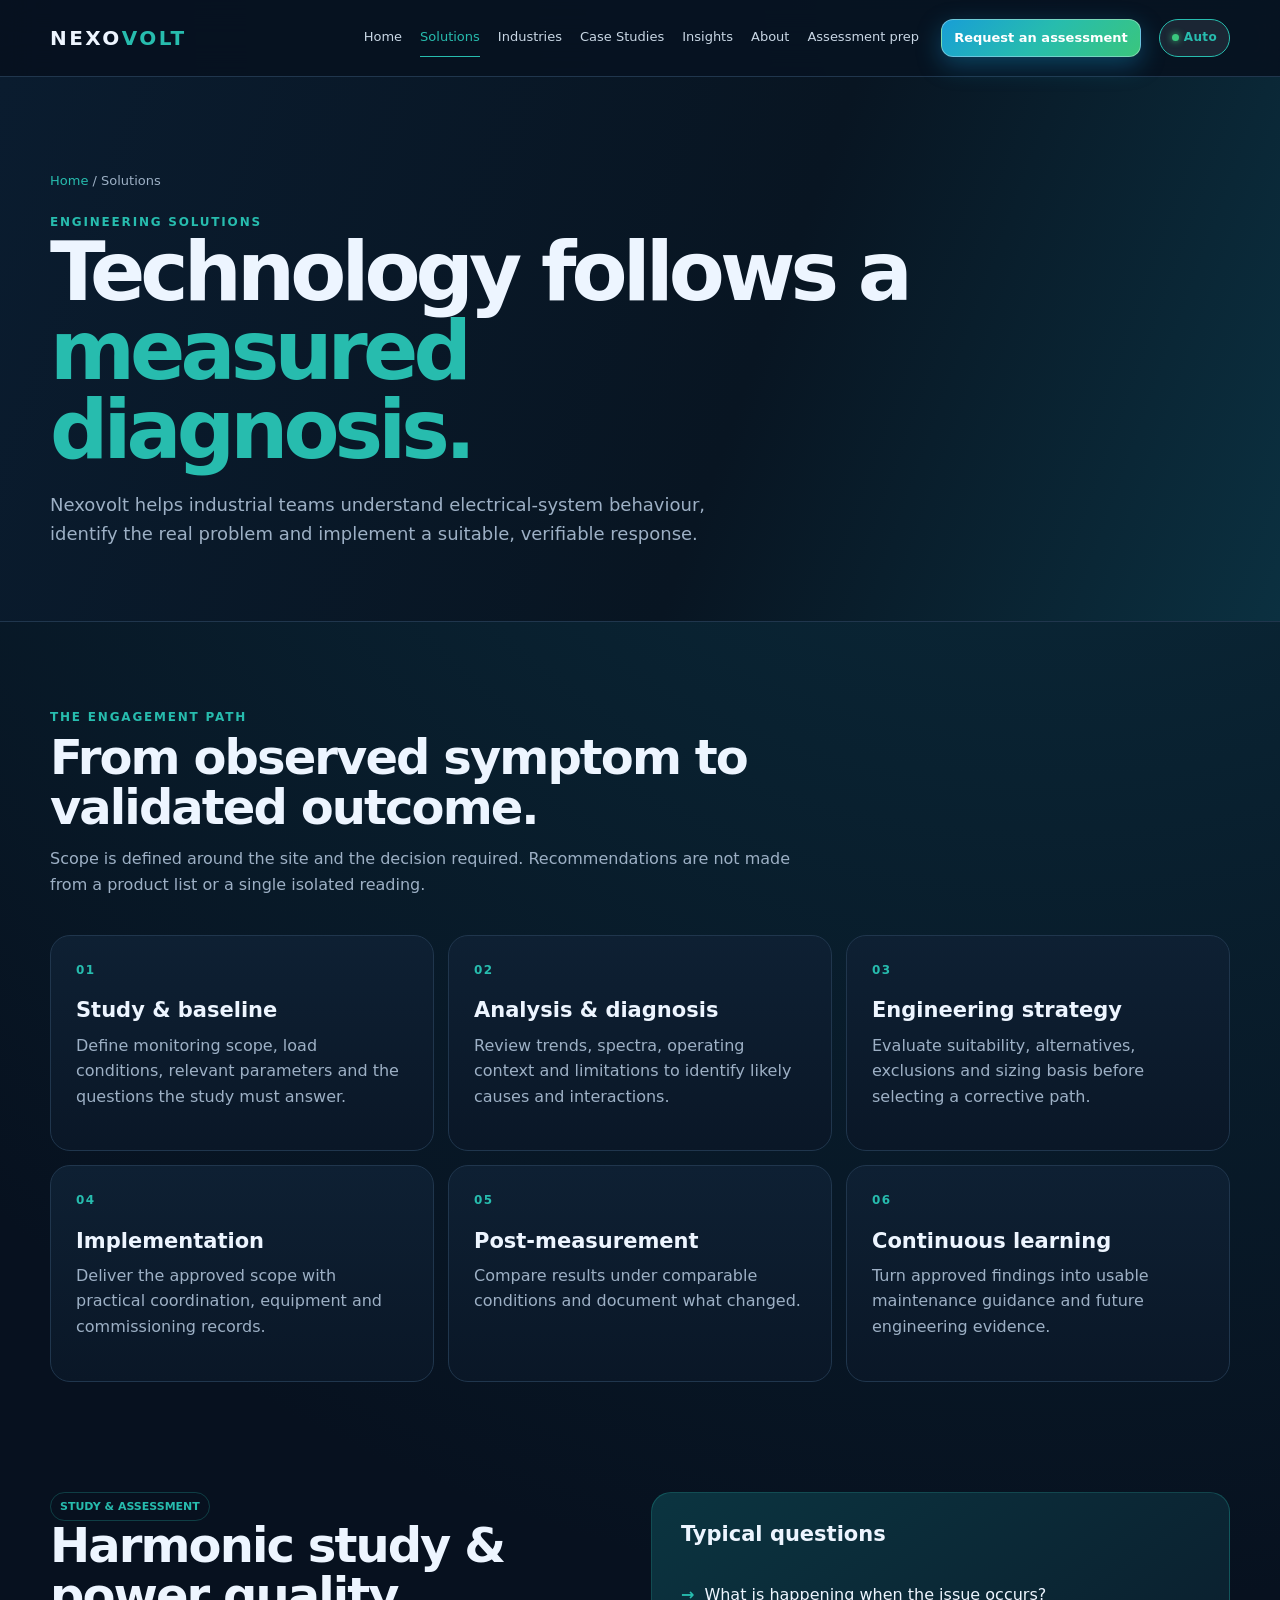
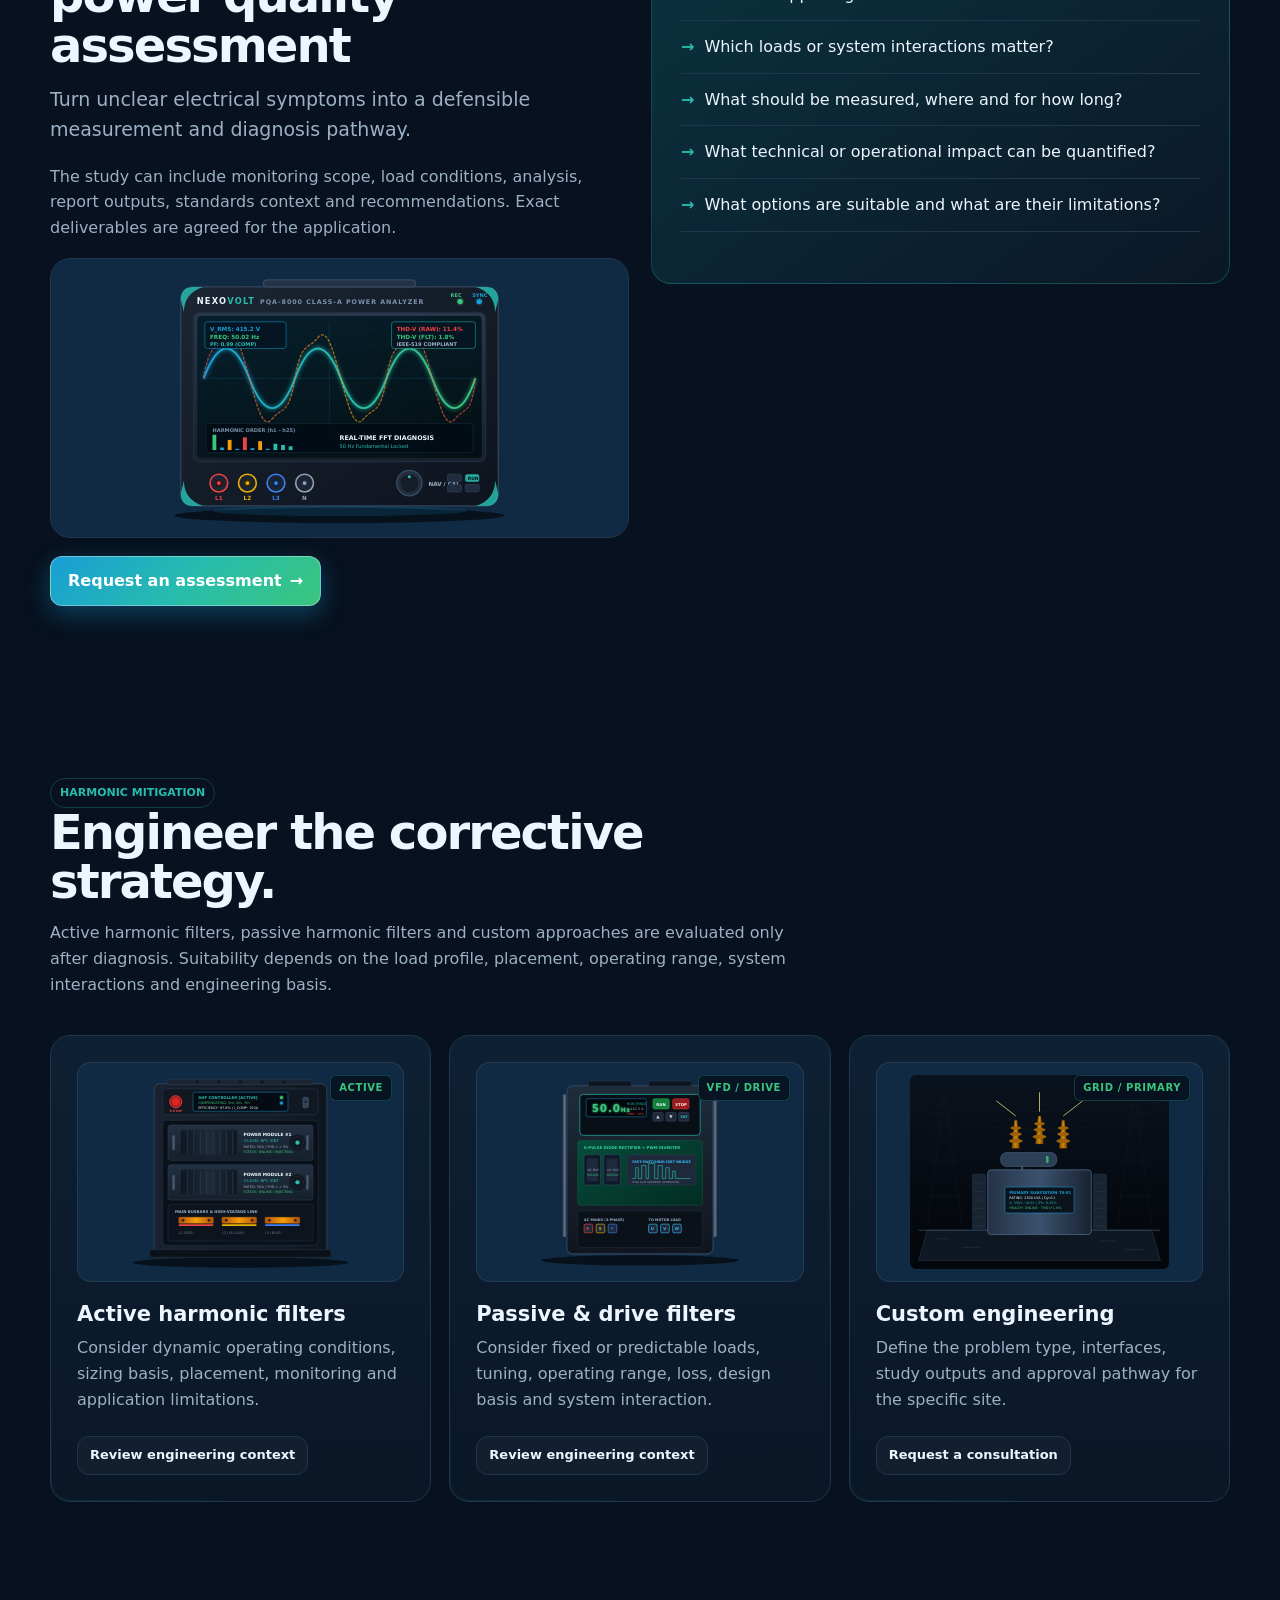
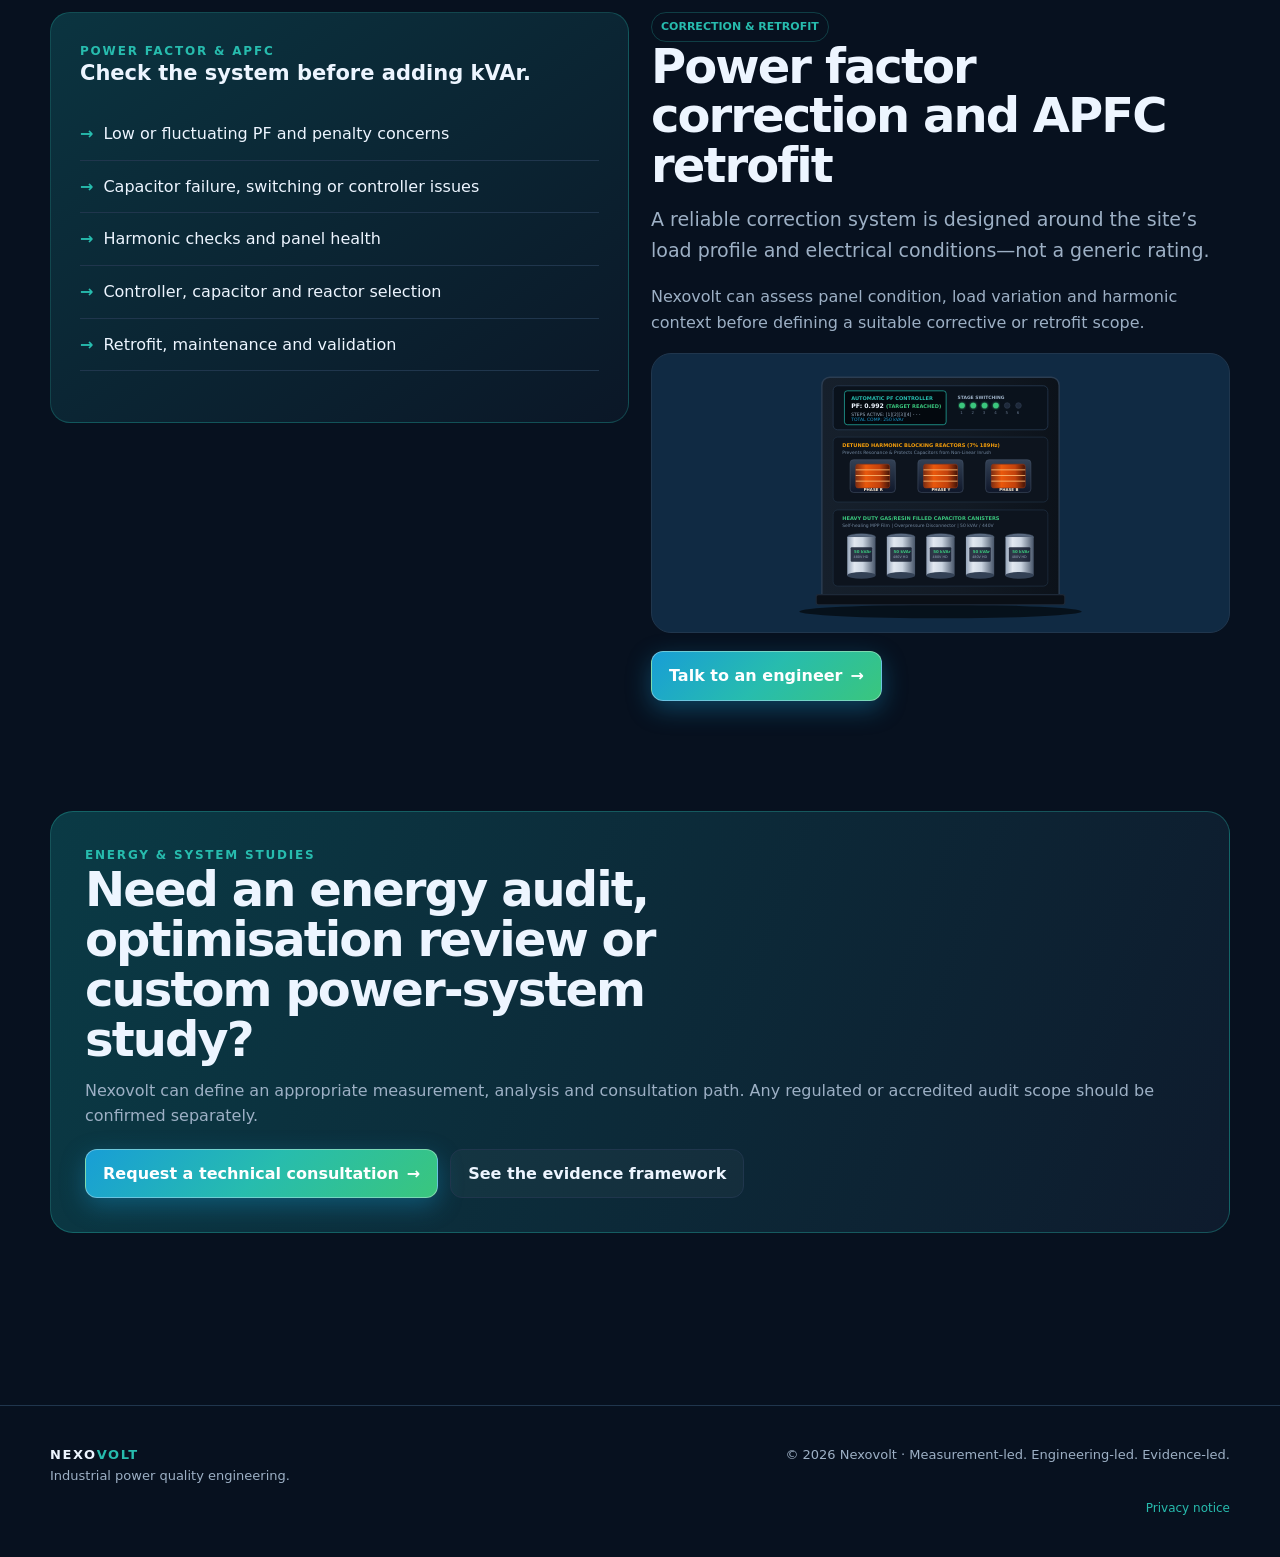
<file: services.html>
<!doctype html>
<html lang="en">
<head>
  <meta charset="utf-8">
  <meta name="viewport" content="width=device-width, initial-scale=1">
  <meta name="description" content="Nexovolt power-quality solutions: measurement, diagnosis, harmonic mitigation, power-factor correction, APFC retrofit and validation.">
  <title>Power Quality Solutions | Nexovolt</title>
  <link rel="icon" type="image/png" href="assets/favicon.png" sizes="64x64"><link rel="canonical" href="services.html">
  <meta property="og:title" content="Power Quality Solutions | Nexovolt">
  <meta property="og:description" content="Nexovolt power-quality solutions: measurement, diagnosis, harmonic mitigation, power-factor correction, APFC retrofit and validation.">
  <meta property="og:type" content="website">
  <link rel="stylesheet" href="nexovolt.css">
  <script src="nexovolt-theme-init.js"></script>

  <script src="nexovolt.js" defer></script>
</head>
<body data-page="solutions">
  <a class="skip-link" href="#main">Skip to content</a>
  <header class="site-header"><nav class="wrap nav" aria-label="Main navigation">
    <a class="logo" href="index.html" aria-label="Nexovolt home">NEXO<b>VOLT</b></a>
    <button class="nav-toggle" type="button" aria-label="Open menu" aria-expanded="false" aria-controls="site-links">☰</button>
    <div class="site-links" id="site-links"><a data-nav="home" href="index.html">Home</a><a data-nav="solutions" href="services.html">Solutions</a><a data-nav="industries" href="industries.html">Industries</a><a data-nav="case-studies" href="case-studies.html">Case Studies</a><a data-nav="insights" href="resources.html">Insights</a><a data-nav="about" href="about.html">About</a><a data-nav="tools" href="tools.html">Assessment prep</a><a class="button small" data-nav="contact" href="contact.html">Request an assessment</a><div class="theme-controls">
          <button class="theme-mode-btn" type="button" aria-label="Theme mode setting" title="Theme mode setting">
            <span class="theme-mode-label">Auto</span>
          </button>
          <button class="theme-toggle" type="button" aria-label="Toggle dark/light theme" title="Toggle dark/light theme"></button>
        </div></div>
  </nav></header>
  <main id="main">
    <section class="page-hero"><div class="wrap reveal"><div class="breadcrumb"><a href="index.html">Home</a> / Solutions</div><div class="eyebrow">ENGINEERING SOLUTIONS</div><h1>Technology follows a <span>measured diagnosis.</span></h1><p>Nexovolt helps industrial teams understand electrical-system behaviour, identify the real problem and implement a suitable, verifiable response.</p></div></section>

    <section class="wrap section reveal">
      <div class="section-head"><div class="eyebrow">THE ENGAGEMENT PATH</div><h2>From observed symptom to validated outcome.</h2><p class="muted">Scope is defined around the site and the decision required. Recommendations are not made from a product list or a single isolated reading.</p></div>
      <div class="method-grid">
        <article class="method-card"><h3>Study &amp; baseline</h3><p class="muted">Define monitoring scope, load conditions, relevant parameters and the questions the study must answer.</p></article>
        <article class="method-card"><h3>Analysis &amp; diagnosis</h3><p class="muted">Review trends, spectra, operating context and limitations to identify likely causes and interactions.</p></article>
        <article class="method-card"><h3>Engineering strategy</h3><p class="muted">Evaluate suitability, alternatives, exclusions and sizing basis before selecting a corrective path.</p></article>
        <article class="method-card"><h3>Implementation</h3><p class="muted">Deliver the approved scope with practical coordination, equipment and commissioning records.</p></article>
        <article class="method-card"><h3>Post-measurement</h3><p class="muted">Compare results under comparable conditions and document what changed.</p></article>
        <article class="method-card"><h3>Continuous learning</h3><p class="muted">Turn approved findings into usable maintenance guidance and future engineering evidence.</p></article>
      </div>
    </section>

    <section id="assessment" class="wrap section tight reveal">
      <div class="split">
        <div>
          <span class="tag">STUDY &amp; ASSESSMENT</span>
          <h2>Harmonic study &amp; power quality assessment</h2>
          <p class="lead">Turn unclear electrical symptoms into a defensible measurement and diagnosis pathway.</p>
          <p class="muted">The study can include monitoring scope, load conditions, analysis, report outputs, standards context and recommendations. Exact deliverables are agreed for the application.</p>
          <div class="split-media-wrapper">
            <img src="assets/images/power-quality-analyzer.svg" alt="Nexovolt Power Quality Analyzer diagnostic instrumentation" width="450" height="260" loading="lazy" decoding="async">
          </div>
          <a class="button" href="contact.html" style="margin-top:18px;">Request an assessment <span aria-hidden="true">→</span></a>
        </div>
        <aside class="callout">
          <h3>Typical questions</h3>
          <ul class="feature-list">
            <li>What is happening when the issue occurs?</li>
            <li>Which loads or system interactions matter?</li>
            <li>What should be measured, where and for how long?</li>
            <li>What technical or operational impact can be quantified?</li>
            <li>What options are suitable and what are their limitations?</li>
          </ul>
        </aside>
      </div>
    </section>

    <section id="mitigation" class="wrap section reveal">
      <div class="section-head">
        <span class="tag">HARMONIC MITIGATION</span>
        <h2>Engineer the corrective strategy.</h2>
        <p class="muted">Active harmonic filters, passive harmonic filters and custom approaches are evaluated only after diagnosis. Suitability depends on the load profile, placement, operating range, system interactions and engineering basis.</p>
      </div>
      <div class="card-grid">
        <article class="card">
          <div class="hardware-card-media">
            <span class="hardware-badge">Active</span>
            <img src="assets/images/active-harmonic-filter.svg" alt="Active Harmonic Filter unit" width="400" height="220" loading="lazy" decoding="async">
          </div>
          <h3>Active harmonic filters</h3>
          <p class="muted">Consider dynamic operating conditions, sizing basis, placement, monitoring and application limitations.</p>
          <a class="button secondary small" href="products.html">Review engineering context</a>
        </article>
        <article class="card">
          <div class="hardware-card-media">
            <span class="hardware-badge">VFD / Drive</span>
            <img src="assets/images/variable-frequency-drive.svg" alt="Variable Frequency Drive Filter System" width="400" height="220" loading="lazy" decoding="async">
          </div>
          <h3>Passive &amp; drive filters</h3>
          <p class="muted">Consider fixed or predictable loads, tuning, operating range, loss, design basis and system interaction.</p>
          <a class="button secondary small" href="products.html">Review engineering context</a>
        </article>
        <article class="card">
          <div class="hardware-card-media">
            <span class="hardware-badge">Grid / Primary</span>
            <img src="assets/images/substation-transformer.svg" alt="Substation Power Transformer" width="400" height="220" loading="lazy" decoding="async">
          </div>
          <h3>Custom engineering</h3>
          <p class="muted">Define the problem type, interfaces, study outputs and approval pathway for the specific site.</p>
          <a class="button secondary small" href="contact.html">Request a consultation</a>
        </article>
      </div>
    </section>

    <section id="power-factor" class="wrap section tight reveal">
      <div class="split">
        <aside class="callout">
          <div class="eyebrow">POWER FACTOR &amp; APFC</div>
          <h3>Check the system before adding kVAr.</h3>
          <ul class="feature-list">
            <li>Low or fluctuating PF and penalty concerns</li>
            <li>Capacitor failure, switching or controller issues</li>
            <li>Harmonic checks and panel health</li>
            <li>Controller, capacitor and reactor selection</li>
            <li>Retrofit, maintenance and validation</li>
          </ul>
        </aside>
        <div>
          <span class="tag">CORRECTION &amp; RETROFIT</span>
          <h2>Power factor correction and APFC retrofit</h2>
          <p class="lead">A reliable correction system is designed around the site’s load profile and electrical conditions—not a generic rating.</p>
          <p class="muted">Nexovolt can assess panel condition, load variation and harmonic context before defining a suitable corrective or retrofit scope.</p>
          <div class="split-media-wrapper">
            <img src="assets/images/apfc-capacitor-panel.svg" alt="APFC Capacitor Bank with Detuned Harmonic Reactors" width="450" height="260" loading="lazy" decoding="async">
          </div>
          <a class="button" href="contact.html" style="margin-top:18px;">Talk to an engineer <span aria-hidden="true">→</span></a>
        </div>
      </div>
    </section>

    <section class="wrap section tight reveal"><div class="cta-band"><div class="eyebrow">ENERGY &amp; SYSTEM STUDIES</div><h2>Need an energy audit, optimisation review or custom power-system study?</h2><p class="muted">Nexovolt can define an appropriate measurement, analysis and consultation path. Any regulated or accredited audit scope should be confirmed separately.</p><div class="ctas"><a class="button" href="contact.html">Request a technical consultation <span aria-hidden="true">→</span></a><a class="button secondary" href="case-studies.html">See the evidence framework</a></div></div></section>
  </main>
  <footer><div class="wrap footer-inner"><div><div class="footer-logo">NEXO<b>VOLT</b></div>Industrial power quality engineering.</div><div>© <span data-year></span> Nexovolt · Measurement-led. Engineering-led. Evidence-led.</div></div><div class="wrap privacy-link"><a href="privacy.html">Privacy notice</a></div></footer>
</body>
</html>
</file>
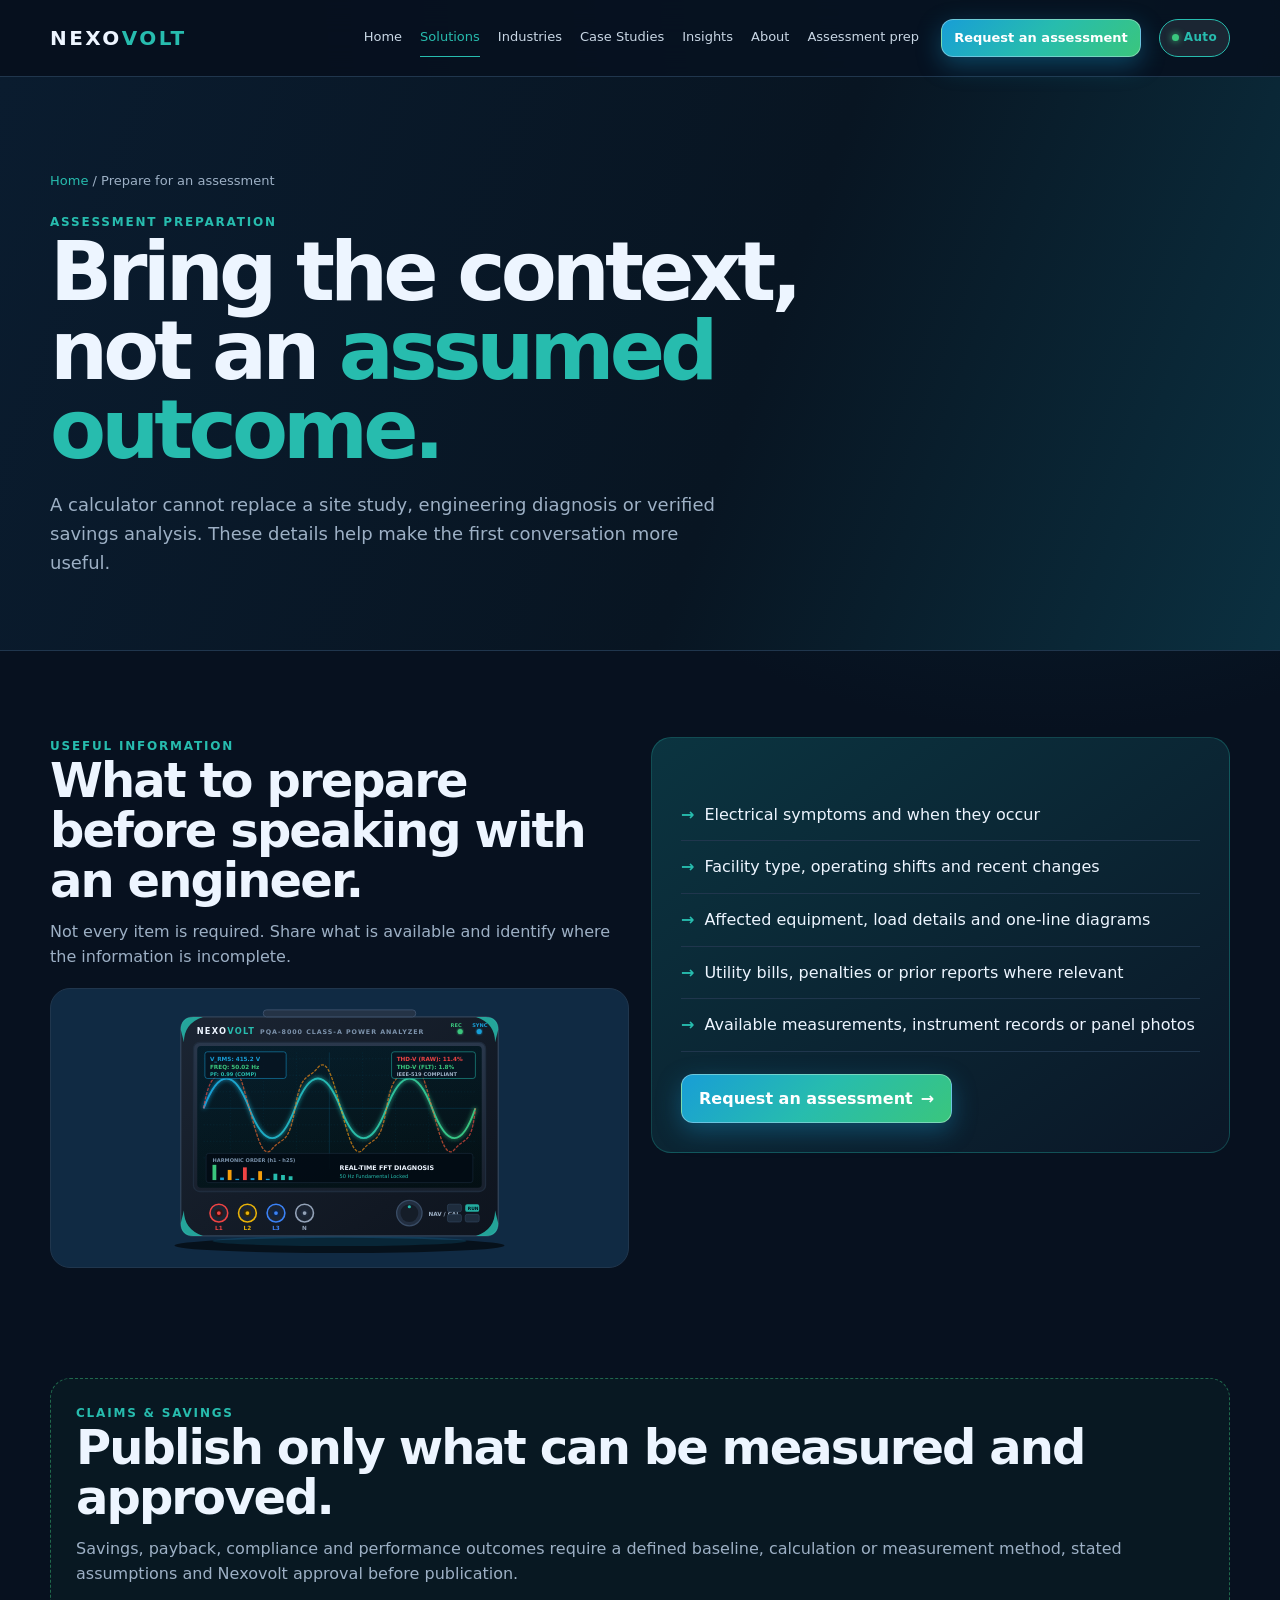
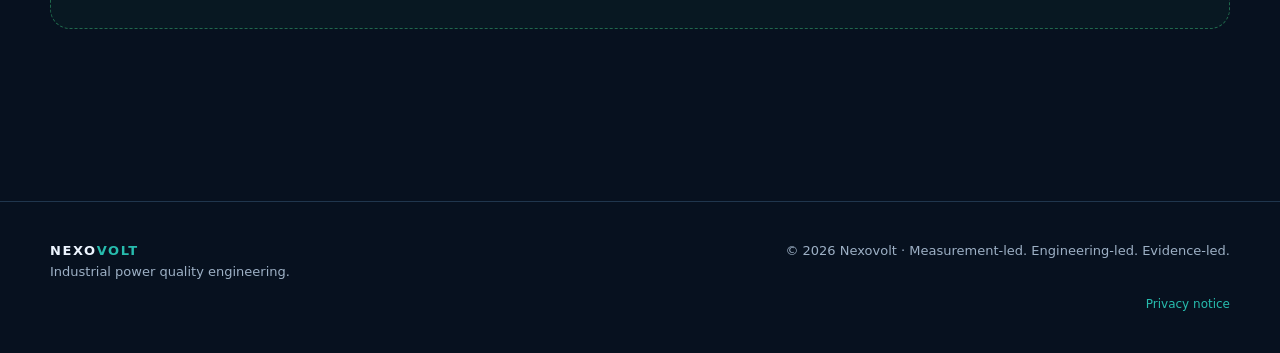
<file: tools.html>
<!doctype html>
<html lang="en">
<head>
  <meta charset="utf-8">
  <meta name="viewport" content="width=device-width, initial-scale=1">
  <meta name="description" content="Prepare for a Nexovolt industrial power-quality assessment with the relevant site information and measurements.">
  <title>Prepare for an Assessment | Nexovolt</title>
  <link rel="icon" type="image/png" href="assets/favicon.png" sizes="64x64"><link rel="canonical" href="tools.html">
  <meta property="og:title" content="Prepare for an Assessment | Nexovolt">
  <meta property="og:description" content="Prepare for a Nexovolt industrial power-quality assessment with the relevant site information and measurements.">
  <meta property="og:type" content="website">
  <link rel="stylesheet" href="nexovolt.css">
  <script src="nexovolt-theme-init.js"></script>

  <script src="nexovolt.js" defer></script>
</head>
<body data-page="solutions">
  <a class="skip-link" href="#main">Skip to content</a>
  <header class="site-header"><nav class="wrap nav" aria-label="Main navigation"><a class="logo" href="index.html" aria-label="Nexovolt home">NEXO<b>VOLT</b></a><button class="nav-toggle" type="button" aria-label="Open menu" aria-expanded="false" aria-controls="site-links">☰</button><div class="site-links" id="site-links"><a data-nav="home" href="index.html">Home</a><a data-nav="solutions" href="services.html">Solutions</a><a data-nav="industries" href="industries.html">Industries</a><a data-nav="case-studies" href="case-studies.html">Case Studies</a><a data-nav="insights" href="resources.html">Insights</a><a data-nav="about" href="about.html">About</a><a data-nav="tools" href="tools.html">Assessment prep</a><a class="button small" data-nav="contact" href="contact.html">Request an assessment</a><div class="theme-controls">
          <button class="theme-mode-btn" type="button" aria-label="Theme mode setting" title="Theme mode setting">
            <span class="theme-mode-label">Auto</span>
          </button>
          <button class="theme-toggle" type="button" aria-label="Toggle dark/light theme" title="Toggle dark/light theme"></button>
        </div></div></nav></header>
  <main id="main">
    <section class="page-hero"><div class="wrap reveal"><div class="breadcrumb"><a href="index.html">Home</a> / Prepare for an assessment</div><div class="eyebrow">ASSESSMENT PREPARATION</div><h1>Bring the context, not an <span>assumed outcome.</span></h1><p>A calculator cannot replace a site study, engineering diagnosis or verified savings analysis. These details help make the first conversation more useful.</p></div></section>
    <section class="wrap section reveal">
      <div class="split">
        <div>
          <div class="eyebrow">USEFUL INFORMATION</div>
          <h2>What to prepare before speaking with an engineer.</h2>
          <p class="muted">Not every item is required. Share what is available and identify where the information is incomplete.</p>
          <div class="split-media-wrapper">
            <img src="assets/images/power-quality-analyzer.svg" alt="Power quality analyzer testing and baseline data logs" width="450" height="260" loading="lazy" decoding="async">
          </div>
        </div>
        <div class="callout">
          <ul class="feature-list">
            <li>Electrical symptoms and when they occur</li>
            <li>Facility type, operating shifts and recent changes</li>
            <li>Affected equipment, load details and one-line diagrams</li>
            <li>Utility bills, penalties or prior reports where relevant</li>
            <li>Available measurements, instrument records or panel photos</li>
          </ul>
          <a class="button" href="contact.html">Request an assessment <span aria-hidden="true">→</span></a>
        </div>
      </div>
    </section>
    <section class="wrap section tight reveal"><div class="case-status"><div class="eyebrow">CLAIMS &amp; SAVINGS</div><h2>Publish only what can be measured and approved.</h2><p class="muted">Savings, payback, compliance and performance outcomes require a defined baseline, calculation or measurement method, stated assumptions and Nexovolt approval before publication.</p></div></section>
  </main>
  <footer><div class="wrap footer-inner"><div><div class="footer-logo">NEXO<b>VOLT</b></div>Industrial power quality engineering.</div><div>© <span data-year></span> Nexovolt · Measurement-led. Engineering-led. Evidence-led.</div></div><div class="wrap privacy-link"><a href="privacy.html">Privacy notice</a></div></footer>
</body>
</html>
</file>
<file: nexovolt.css>
/* Explicit light/dark theme styles */
:root,
html[data-theme="dark"],
body[data-theme="dark"] {
  color-scheme: dark;

  /* Logo palette */
  --brand-blue: #189ED6;
  --accent: #27BCAE;
  --accent-2: #3AC67D;

  /* Dark mode */
  --bg: #07111f;
  --surface: #0c1d30;
  --surface-2: #102a43;
  --text: #edf5ff;
  --muted: #9db0c5;
  --line: #20364d;
  --radius: 20px;
  --max: 1180px;
  --shadow: 0 20px 60px #0007;

  --accent-foreground: #02111d;
  --nav-text: #c9d7e5;
  --button-text: #ffffff;
  --button-bg: linear-gradient(135deg, #189ED6 0%, #27BCAE 50%, #3AC67D 100%);
  --button-bg-hover: linear-gradient(135deg, #2db6f2 0%, #32dac9 50%, #45db8d 100%);
  --button-bg-active: linear-gradient(135deg, #1080b0 0%, #1e9d91 50%, #2ea366 100%);
  --button-border: rgba(255, 255, 255, 0.35);
  --button-shadow: 0 8px 25px rgba(24, 158, 214, 0.35);
  --button-shadow-hover: 0 12px 32px rgba(39, 188, 174, 0.55);

  --overlay-1: #ffffff08;
  --overlay-2: #ffffff15;
  --overlay-3: #ffffff05;
  --overlay-4: #ffffff0b;
  --divider: #ffffff14;

  --header-bg: #07111fe8;
  --hero-card-start: #102a43;
  --hero-card-end: #081522;
  --page-hero-start: #0a1c2f;
  --page-hero-end: #081522;
  --page-hero-brand: #0b3040;
  --card-start: #0e2033;
  --card-end: #0a1727;
  --callout-start: #0b3440;
  --callout-end: #0b1727;
  --evidence-start: #0b3540;
  --evidence-end: #0a1727;
  --cta-start: #0a3a45;
  --cta-end: #0e1b2d;
  --input-bg: #071522;

  --accent-shadow: 0 -12px 35px #27BCAE55;
  --card-hover-border: #27BCAE66;
  --tag-border: #27BCAE44;
  --cta-border: #27BCAE55;
}

html[data-theme="light"],
body[data-theme="light"] {
  color-scheme: light;
  --bg: #f5fafc;
  --surface: #ffffff;
  --surface-2: #edf7fa;
  --text: #08212d;
  --muted: #526b76;
  --line: #d7e7eb;
  --shadow: 0 14px 40px #0b526018;

  /* Slightly darker versions of the logo colours for readable text. */
  --brand-blue: #117da9;
  --accent: #087f73;
  --accent-2: #238b59;

  --accent-foreground: #ffffff;
  --nav-text: #45606b;
  --button-text: #ffffff;
  --button-bg: linear-gradient(135deg, #0e729a 0%, #077469 50%, #1e794d 100%);
  --button-bg-hover: linear-gradient(135deg, #09597a 0%, #055e55 50%, #15623e 100%);
  --button-bg-active: linear-gradient(135deg, #063e55 0%, #03443d 50%, #0e482d 100%);
  --button-border: rgba(8, 33, 45, 0.2);
  --button-shadow: 0 8px 24px rgba(7, 116, 105, 0.28);
  --button-shadow-hover: 0 12px 30px rgba(7, 116, 105, 0.45);

  --overlay-1: #08212d08;
  --overlay-2: #08212d18;
  --overlay-3: #08212d05;
  --overlay-4: #08212d0b;
  --divider: #08212d14;

  --header-bg: #f5fafce8;
  --hero-card-start: #ffffff;
  --hero-card-end: #eaf7f5;
  --page-hero-start: #eef9fb;
  --page-hero-end: #f8fcfd;
  --page-hero-brand: #d9f2ed;
  --card-start: #ffffff;
  --card-end: #f2f8fa;
  --callout-start: #e2f6f1;
  --callout-end: #f7fcfb;
  --evidence-start: #e0f5ed;
  --evidence-end: #f5fbf9;
  --cta-start: #d9f3ed;
  --cta-end: #eef9fb;
  --input-bg: #ffffff;

  --accent-shadow: 0 -12px 35px #087f7335;
  --card-hover-border: #087f7360;
  --tag-border: #087f7340;
  --cta-border: #087f7350;
}

/* Keep theme changes smooth without transitioning every rendered property. */
body,
.site-header,
.hero-card,
.contact-card,
.card,
.stat,
.industry,
.resource,
.method-card,
.problem,
.form,
.page-hero,
.callout,
.evidence-strip,
.case-status,
.principle,
.cta-band,
footer,
input,
textarea,
select {
  transition:
    background-color .28s ease,
    color .28s ease,
    border-color .28s ease,
    box-shadow .28s ease;
}


* { box-sizing: border-box; }
html { scroll-behavior: smooth; }
body {
  min-width: 320px;
  margin: 0;
  color: var(--text);
  font-family: ui-sans-serif, system-ui, -apple-system, BlinkMacSystemFont, "Segoe UI", sans-serif;
  line-height: 1.6;
  background: radial-gradient(circle at 82% 0, var(--page-hero-brand) 0, transparent 33%), var(--bg);
}

a { color: inherit; text-decoration: none; }
button, input, textarea, select { font: inherit; }
button { cursor: pointer; }
.wrap { width: min(var(--max), calc(100% - 44px)); margin: auto; }
.skip-link { position: fixed; top: -60px; left: 16px; z-index: 100; padding: 10px 14px; border-radius: 8px; background: var(--accent); color: var(--accent-foreground); font-weight: 800; }
.skip-link:focus { top: 16px; }

.site-header {
  position: sticky; top: 0; z-index: 50;
  border-bottom: 1px solid var(--line);
  background: var(--header-bg); backdrop-filter: blur(16px);
}
.nav { min-height: 76px; display: flex; align-items: center; justify-content: space-between; gap: 22px; }
.logo { flex: 0 0 auto; font-size: 20px; font-weight: 900; letter-spacing: .12em; }
.logo b { color: var(--accent); }
.logo-image { display: inline-block; vertical-align: middle; object-fit: contain; }
.logo-text, .footer-logo-text { display: none; }
.logo-text { font-size: 20px; }
.logo-text b, .footer-logo-text b { color: var(--accent); }
.footer-logo-image { display: block; object-fit: contain; }
.site-links { display: flex; align-items: center; gap: 18px; color: var(--nav-text); font-size: 13px; }
.site-links a:not(.button) { padding: 8px 0; border-bottom: 1px solid transparent; }
.site-links a:hover, .site-links a.active { color: var(--accent); border-color: var(--accent); }
.site-links .button { margin-left: 4px; }
.nav-toggle { display: none; border: 0; padding: 8px; background: transparent; color: var(--text); font-size: 24px; line-height: 1; }
.nav-toggle:focus-visible { outline: 3px solid var(--accent-2); outline-offset: 3px; }

.theme-controls {
  display: inline-flex;
  align-items: center;
  gap: 8px;
  flex-shrink: 0;
}

.theme-mode-btn {
  display: inline-flex;
  align-items: center;
  gap: 5px;
  height: 38px;
  padding: 0 12px;
  border-radius: 20px;
  border: 1px solid var(--line);
  background: var(--overlay-1);
  color: var(--text);
  font-size: 12px;
  font-weight: 700;
  letter-spacing: .03em;
  transition: all .2s ease;
  white-space: nowrap;
}
.theme-mode-btn:hover {
  background: var(--overlay-2);
  border-color: var(--accent);
}
.theme-mode-btn.active-auto {
  border-color: var(--accent);
  color: var(--accent);
  background: var(--overlay-2);
}
.theme-mode-btn.active-system {
  border-color: var(--brand-blue);
  color: var(--brand-blue);
  background: var(--overlay-2);
}
.theme-mode-btn:focus-visible {
  outline: 3px solid var(--accent-2);
  outline-offset: 3px;
}
.theme-mode-indicator {
  display: inline-block;
  width: 7px;
  height: 7px;
  border-radius: 50%;
  background: var(--muted);
  transition: background-color .2s ease;
}
.theme-mode-btn.active-auto .theme-mode-indicator {
  background: var(--accent-2);
  box-shadow: 0 0 7px var(--accent-2);
}
.theme-mode-btn.active-system .theme-mode-indicator {
  background: var(--brand-blue);
  box-shadow: 0 0 7px var(--brand-blue);
}

.theme-toggle {
  display: none; /* hidden when auto theme is ON */
  align-items: center;
  justify-content: center;
  width: 38px;
  height: 38px;
  padding: 0;
  border-radius: 50%;
  border: 1px solid var(--line);
  background: var(--overlay-1);
  color: var(--text);
  font-size: 17px;
  line-height: 1;
  transition: background-color .2s ease, border-color .2s ease, transform .2s ease, color .2s ease;
  flex-shrink: 0;
}
.theme-controls.manual-active .theme-toggle {
  display: inline-flex;
}
.theme-toggle:hover {
  background: var(--overlay-2);
  border-color: var(--accent);
  transform: scale(1.05);
}
.theme-toggle:focus-visible {
  outline: 3px solid var(--accent-2);
  outline-offset: 3px;
}
.theme-toggle-icon {
  display: inline-flex;
  align-items: center;
  justify-content: center;
  pointer-events: none;
}
.theme-toggle-icon svg {
  width: 19px;
  height: 19px;
  stroke: currentColor;
  fill: none;
  stroke-width: 2;
  stroke-linecap: round;
  stroke-linejoin: round;
}

.button {
  display: inline-flex; align-items: center; justify-content: center; gap: 8px;
  min-height: 46px; padding: 11px 17px; border: 1px solid var(--button-border); border-radius: 12px;
  color: var(--button-text); background: var(--button-bg);
  box-shadow: var(--button-shadow); font-weight: 800; transition: transform .2s ease, box-shadow .2s ease, background .2s ease, border-color .2s ease;
}
.button:hover {
  transform: translateY(-2px);
  background: var(--button-bg-hover);
  box-shadow: var(--button-shadow-hover);
}
.button:active {
  transform: translateY(0);
  background: var(--button-bg-active);
  box-shadow: var(--button-shadow);
}
.button.secondary {
  color: var(--text);
  background: var(--overlay-1);
  border-color: var(--line);
  box-shadow: none;
}
.button.secondary:hover {
  background: var(--overlay-2);
  border-color: var(--accent);
  color: var(--accent);
  box-shadow: 0 4px 18px var(--button-shadow);
}
.button.secondary:active {
  background: var(--overlay-4);
  transform: translateY(0);
}
.button.small { min-height: 38px; padding: 8px 12px; font-size: 13px; }
:where(a, button, input, textarea, select, [tabindex]):focus-visible { outline: 3px solid var(--accent-2); outline-offset: 3px; }
[id] { scroll-margin-top: 96px; }
.sr-only { position: absolute; width: 1px; height: 1px; padding: 0; margin: -1px; overflow: hidden; clip: rect(0, 0, 0, 0); white-space: nowrap; border: 0; }
.required-marker { color: var(--accent-2); font-weight: 800; }

.eyebrow { color: var(--accent); font-size: 12px; font-weight: 800; letter-spacing: .15em; }
.muted { color: var(--muted); }
h1, h2, h3, p { margin-top: 0; }
h1 { max-width: 860px; margin-bottom: 22px; font-size: clamp(2.4rem, 7vw, 5.1rem); line-height: .97; letter-spacing: -.06em; }
h1 span, h2 span { color: var(--accent); }
h2 { margin-bottom: 13px; font-size: clamp(34px, 4vw, 48px); line-height: 1.04; letter-spacing: -.04em; }
h3 { margin-bottom: 8px; font-size: 21px; line-height: 1.2; }
.lead { max-width: 660px; color: var(--muted); font-size: 19px; }
.section { padding: 86px 0; }
.section.tight { padding-top: 24px; }
.section-head { max-width: 760px; margin-bottom: 38px; }
.section-head .eyebrow { margin-bottom: 6px; }

.home-hero { display: grid; grid-template-columns: 1.15fr .85fr; align-items: center; gap: 50px; min-height: 620px; padding: 84px 0; }
.ctas { display: flex; flex-wrap: wrap; gap: 12px; margin-top: 28px; }
/* Visual Hardware Cards & Media Modules */
.hardware-card-media {
  position: relative;
  width: 100%;
  height: 220px;
  overflow: hidden;
  border-radius: calc(var(--radius) - 6px);
  margin-bottom: 20px;
  background: var(--surface-2);
  border: 1px solid var(--overlay-2);
  display: flex;
  align-items: center;
  justify-content: center;
}

.hardware-card-media img,
.hero-media-wrapper img,
.split-media-wrapper img {
  width: 100%;
  height: 100%;
  object-fit: contain;
  padding: 12px;
  transition: transform 0.35s ease, filter 0.35s ease;
}

.card:hover .hardware-card-media img,
.product-card:hover .hardware-card-media img {
  transform: scale(1.03);
}

.hero-media-wrapper {
  position: relative;
  width: 100%;
  height: 340px;
  border-radius: 20px;
  overflow: hidden;
  background: radial-gradient(circle at 50% 50%, rgba(24, 158, 214, 0.08) 0%, rgba(7, 17, 31, 0.6) 100%);
  border: 1px solid var(--overlay-2);
  display: flex;
  align-items: center;
  justify-content: center;
}

.split-media-wrapper {
  position: relative;
  width: 100%;
  height: 280px;
  border-radius: var(--radius);
  overflow: hidden;
  background: var(--surface-2);
  border: 1px solid var(--line);
  margin-top: 18px;
  display: flex;
  align-items: center;
  justify-content: center;
}

.hardware-badge {
  position: absolute;
  top: 12px;
  right: 12px;
  background: rgba(7, 17, 31, 0.85);
  backdrop-filter: blur(8px);
  border: 1px solid var(--tag-border);
  color: var(--accent-2);
  padding: 4px 8px;
  border-radius: 6px;
  font-size: 10px;
  font-weight: 800;
  letter-spacing: 0.06em;
  text-transform: uppercase;
}

/* Subtle glow accents for cards */
.card-grid .card,
.product-card {
  position: relative;
}

.card-grid .card::before,
.product-card::before {
  content: "";
  position: absolute;
  inset: 0;
  border-radius: var(--radius);
  padding: 1px;
  background: linear-gradient(135deg, transparent 40%, rgba(39, 188, 174, 0.15), transparent 80%);
  -webkit-mask: linear-gradient(#fff 0 0) content-box, linear-gradient(#fff 0 0);
  -webkit-mask-composite: xor;
  mask-composite: exclude;
  pointer-events: none;
}

.hero-card, .contact-card {
  position: relative; overflow: hidden; border: 1px solid var(--line); border-radius: 28px;
  background: linear-gradient(145deg, var(--hero-card-start), var(--hero-card-end)); box-shadow: var(--shadow);
}
.hero-card { padding: 28px; }
.hero-card::before {
  content: ""; position: absolute; inset: -80px; opacity: .13;
  background: conic-gradient(from 90deg, transparent, var(--accent), transparent 30%);
}
.gridlines {
  position: relative; display: grid; height: 340px; place-items: center; overflow: hidden;
  border: 1px solid var(--overlay-2); border-radius: 20px;
  background-image: linear-gradient(var(--overlay-1) 1px, transparent 1px), linear-gradient(90deg, var(--overlay-1) 1px, transparent 1px);
  background-size: 36px 36px;
}
.wave { width: 80%; height: 120px; border-top: 3px solid var(--accent); border-radius: 50%; box-shadow: var(--accent-shadow); transform: rotate(-3deg); }
.wave::after { display: block; content: ""; margin-top: 55px; border-top: 2px dashed var(--accent-2); transform: rotate(7deg); }
.signal-key { position: relative; display: flex; justify-content: space-between; gap: 12px; margin-top: 17px; color: var(--muted); font-size: 12px; }
.signal-key b { color: var(--accent-2); font-size: 11px; }

.page-hero { padding: 94px 0 72px; background: linear-gradient(110deg, var(--page-hero-start), var(--page-hero-end) 58%, var(--page-hero-brand)); border-bottom: 1px solid var(--line); }
.page-hero p { max-width: 690px; margin-bottom: 0; color: var(--muted); font-size: 18px; }
.breadcrumb { margin-bottom: 21px; color: var(--muted); font-size: 13px; }
.breadcrumb a { color: var(--accent); }

.stats { display: grid; grid-template-columns: repeat(4, 1fr); gap: 14px; margin-top: -35px; }
.stat, .card, .industry, .resource, .step, .metric-card {
  border: 1px solid var(--line); border-radius: var(--radius); background: linear-gradient(180deg, var(--card-start), var(--card-end));
}
.stat { padding: 24px; }
.stat strong { display: block; color: var(--accent); font-size: 36px; }
.stat span { color: var(--muted); font-size: 13px; }
.note { margin: 15px 0 0; color: var(--muted); font-size: 11px; }

.card-grid { display: grid; grid-template-columns: repeat(3, 1fr); gap: 18px; }
.card { padding: 26px; transition: background-color .28s ease, color .28s ease, border-color .25s, box-shadow .28s ease, transform .25s; }
.card:hover { border-color: var(--card-hover-border); transform: translateY(-5px); }
.card .button { margin-top: 8px; }
.icon { margin-bottom: 12px; font-size: 28px; }
.tag { display: inline-block; padding: 5px 9px; border: 1px solid var(--tag-border); border-radius: 999px; color: var(--accent); font-size: 11px; font-weight: 800; }

.split { display: grid; grid-template-columns: 1fr 1fr; gap: 22px; align-items: start; }
.feature-list { display: grid; gap: 0; padding: 0; margin: 22px 0; list-style: none; }
.feature-list li { padding: 13px 0; border-bottom: 1px solid var(--line); }
.feature-list li::before { content: "→"; padding-right: 10px; color: var(--accent); font-weight: 900; }
.callout { padding: 29px; border: 1px solid var(--tag-border); border-radius: var(--radius); background: linear-gradient(145deg, var(--callout-start), var(--callout-end)); }

.industry-grid { display: grid; grid-template-columns: repeat(4, 1fr); gap: 12px; }
.industry { min-height: 145px; padding: 22px; font-weight: 750; }
.industry span { display: block; margin-bottom: 10px; font-size: 25px; }
.industry small { display: block; margin-top: 5px; color: var(--muted); font-size: 13px; font-weight: 400; }

.workflow { display: grid; grid-template-columns: repeat(4, 1fr); }
.step { min-height: 190px; padding: 24px; border-radius: 0; border-width: 1px 0 0 1px; border-top: 2px solid var(--accent); background: transparent; }
.step:last-child { border-right-width: 1px; }
.num { color: var(--accent); font-size: 12px; font-weight: 900; }

.evidence-strip { display: grid; grid-template-columns: 1.2fr repeat(3, 1fr); gap: 14px; padding: 22px; border: 1px solid #3AC67D55; border-radius: var(--radius); background: linear-gradient(105deg, var(--evidence-start), var(--evidence-end)); }
.evidence-strip strong { display: block; color: var(--accent-2); font-size: 14px; letter-spacing: .05em; }
.evidence-strip span { display: block; margin-top: 5px; color: var(--muted); font-size: 13px; }
.method-grid { display: grid; grid-template-columns: repeat(3, 1fr); gap: 14px; counter-reset: method; }
.method-card { position: relative; min-height: 190px; padding: 25px; border: 1px solid var(--line); border-radius: var(--radius); background: linear-gradient(180deg, var(--card-start), var(--card-end)); }
.method-card::before { counter-increment: method; content: "0" counter(method); display: block; margin-bottom: 18px; color: var(--accent); font-size: 12px; font-weight: 900; letter-spacing: .12em; }
.method-card h3 { margin-bottom: 9px; }
.problem-grid { display: grid; grid-template-columns: repeat(3, 1fr); gap: 12px; }
.problem { padding: 18px; border: 1px solid var(--line); border-radius: 14px; background: var(--overlay-3); color: var(--muted); }
.problem b { display: block; margin-bottom: 4px; color: var(--text); }
.case-status { padding: 25px; border: 1px dashed #3AC67D77; border-radius: var(--radius); background: #3AC67D0a; }
.case-status h3 { color: var(--accent-2); }
.case-meta { display: flex; flex-wrap: wrap; gap: 8px; margin: 15px 0; }
.case-meta span { padding: 5px 8px; border-radius: 999px; background: var(--overlay-4); color: var(--muted); font-size: 11px; }
.form-section { margin-top: 18px; padding-top: 18px; border-top: 1px solid var(--line); }
.field-note { margin: 7px 0 0; color: var(--muted); font-size: 11px; }
.consent { display: flex; align-items: flex-start; gap: 9px; margin-top: 16px; color: var(--muted); font-size: 12px; }
.consent input { width: auto; margin-top: 4px; accent-color: var(--accent); }
.form-fields { min-width: 0; margin: 0; padding: 0; border: 0; }
.form-fields:disabled { opacity: .62; }
.privacy-link { margin-top: 12px; text-align: right; font-size: 12px; }
.privacy-link a { color: var(--accent); }
.contact-actions { display: flex; flex-wrap: wrap; gap: 10px; margin-top: 18px; }
.site-note { margin-top: 12px; color: var(--muted); font-size: 12px; }

.product-card { display: flex; min-height: 320px; flex-direction: column; justify-content: space-between; }
.product-card .specs { display: flex; flex-wrap: wrap; gap: 7px; margin: 19px 0; }
.spec { padding: 4px 8px; border-radius: 8px; background: var(--overlay-1); color: var(--muted); font-size: 11px; }

.resource-list { display: grid; grid-template-columns: repeat(3, 1fr); gap: 16px; }
.resource { min-height: 230px; padding: 23px; border-left: 3px solid var(--accent); background: var(--overlay-3); }
.resource .kind { color: var(--accent-2); font-size: 11px; font-weight: 800; letter-spacing: .12em; }

.case-grid { display: grid; grid-template-columns: 1fr 1fr; gap: 18px; }
.metric-row { display: flex; flex-wrap: wrap; gap: 10px; margin-top: 18px; }
.metric-card { min-width: 100px; padding: 10px 14px; background: var(--overlay-1); }
.metric-card b { display: block; color: var(--accent); font-size: 24px; line-height: 1.1; }
.metric-card small { color: var(--muted); }

.contact-layout { display: grid; grid-template-columns: 1fr 1fr; gap: 28px; align-items: start; }
.form {
  padding: 27px; border: 1px solid var(--line); border-radius: var(--radius); background: var(--surface);
}
.form-row { display: grid; grid-template-columns: 1fr 1fr; gap: 12px; }
label { display: block; margin-bottom: 5px; color: var(--muted); font-size: 12px; }
input, textarea, select {
  width: 100%; padding: 12px; border: 1px solid var(--line); border-radius: 10px; outline: 0;
  color: var(--text); background: var(--input-bg);
}
input:focus, textarea:focus, select:focus { border-color: var(--accent); }

.contact-card { padding: 31px; }
.contact-detail { padding: 13px 0; border-bottom: 1px solid var(--divider); }
.contact-detail:last-child { border: 0; }
.contact-detail b { display: block; color: var(--muted); font-size: 12px; }
.contact-detail a { color: var(--accent); }

.principles { display: grid; grid-template-columns: repeat(3, 1fr); gap: 18px; }
.principle { padding: 25px; border-top: 2px solid var(--accent-2); background: var(--overlay-3); }
.timeline { position: relative; display: grid; gap: 16px; margin: 0; padding: 0; list-style: none; }
.timeline li { display: grid; grid-template-columns: 100px 1fr; gap: 24px; padding: 18px 0; border-bottom: 1px solid var(--line); }
.timeline .year { color: var(--accent); font-weight: 900; }

.cta-band { padding: 34px; border: 1px solid var(--cta-border); border-radius: 23px; background: linear-gradient(110deg, var(--cta-start), var(--cta-end)); }
.cta-band h2 { max-width: 690px; }
.cta-band .ctas { margin-top: 20px; }
footer { margin-top: 86px; padding: 39px 0; border-top: 1px solid var(--line); color: var(--muted); font-size: 13px; }
.footer-inner { display: flex; justify-content: space-between; gap: 25px; flex-wrap: wrap; }
.footer-logo { color: var(--text); font-weight: 900; letter-spacing: .12em; }
.footer-logo b { color: var(--accent); }

.reveal { opacity: 1; transform: none; }
.reveal.reveal-ready { transition: opacity .65s ease, transform .65s ease; }
.reveal.reveal-ready:not(.show) { opacity: 0; transform: translateY(20px); }
.reveal.reveal-ready.show { opacity: 1; transform: none; }

@media (max-width: 1024px) {
  .nav { position: relative; min-height: 68px; }
  .nav-toggle { display: flex; min-width: 44px; min-height: 44px; align-items: center; justify-content: center; }
  .site-links {
    position: absolute; top: 100%; right: 0; left: 0; display: none; max-height: calc(100vh - 68px);
    overflow-y: auto; padding: 14px 22px 20px; flex-direction: column; align-items: stretch; gap: 6px;
    border-bottom: 1px solid var(--line); background: var(--header-bg); box-shadow: var(--shadow);
  }
  .site-links.open { display: flex; }
  .site-links a:not(.button) { min-height: 44px; padding: 10px 0; }
  .site-links .button { min-height: 44px; margin: 4px 0; }
  .theme-controls { width: 100%; padding-top: 10px; border-top: 1px solid var(--line); }
  .theme-mode-btn { min-height: 44px; }
  .theme-toggle { width: 44px; height: 44px; }
}
@media (max-width: 920px) {
  .home-hero, .split, .contact-layout { grid-template-columns: 1fr; }
  .home-hero { min-height: auto; padding: 68px 0; }
  .industry-grid { grid-template-columns: repeat(2, 1fr); }
  .card-grid { grid-template-columns: repeat(2, 1fr); }
  .method-grid, .problem-grid { grid-template-columns: repeat(2, 1fr); }
  .evidence-strip { grid-template-columns: 1fr 1fr; }
}
@media (max-width: 700px) {
  .stats, .workflow { grid-template-columns: repeat(2, 1fr); }
  .step:nth-child(2) { border-right-width: 1px; }
  .step:nth-child(3) { border-left-width: 1px; }
  .case-grid, .principles { grid-template-columns: 1fr; }
  .page-hero { padding: 70px 0 55px; }
  .section { padding: 68px 0; }
}
@media (max-width: 520px) {
  .wrap { width: min(100% - 32px, var(--max)); }
  .stats, .industry-grid, .card-grid, .workflow, .resource-list, .form-row, .method-grid, .problem-grid, .evidence-strip { grid-template-columns: 1fr; }
  .step, .step:nth-child(2), .step:nth-child(3) { border-right-width: 1px; border-left-width: 1px; }
  .gridlines { height: 270px; }
  .hero-card { padding: 18px; }
  .timeline li { grid-template-columns: 1fr; gap: 4px; }
}

@media (prefers-reduced-motion: reduce) {
  html { scroll-behavior: auto; }
  *, *::before, *::after { animation-duration: .01ms !important; animation-iteration-count: 1 !important; scroll-behavior: auto !important; transition-duration: .01ms !important; }
  .reveal.reveal-ready:not(.show) { opacity: 1; transform: none; }
}
</file>
